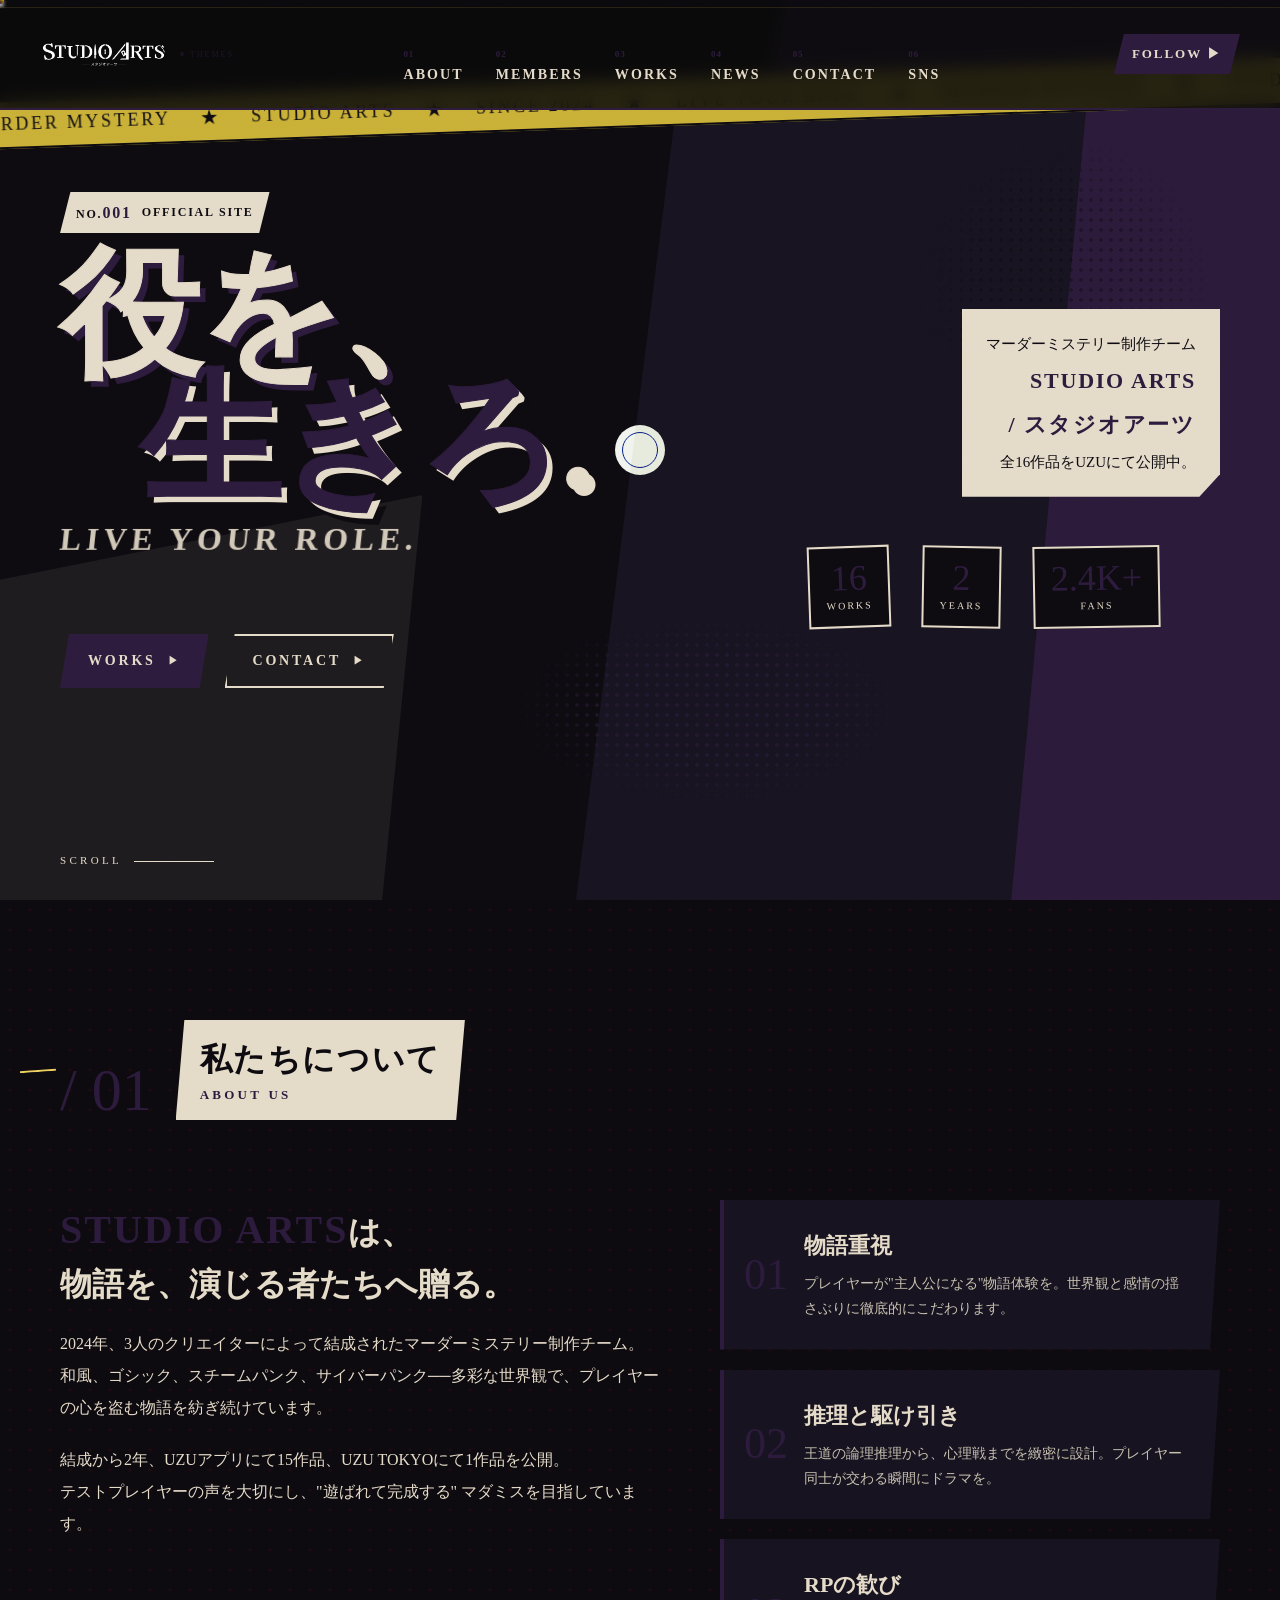
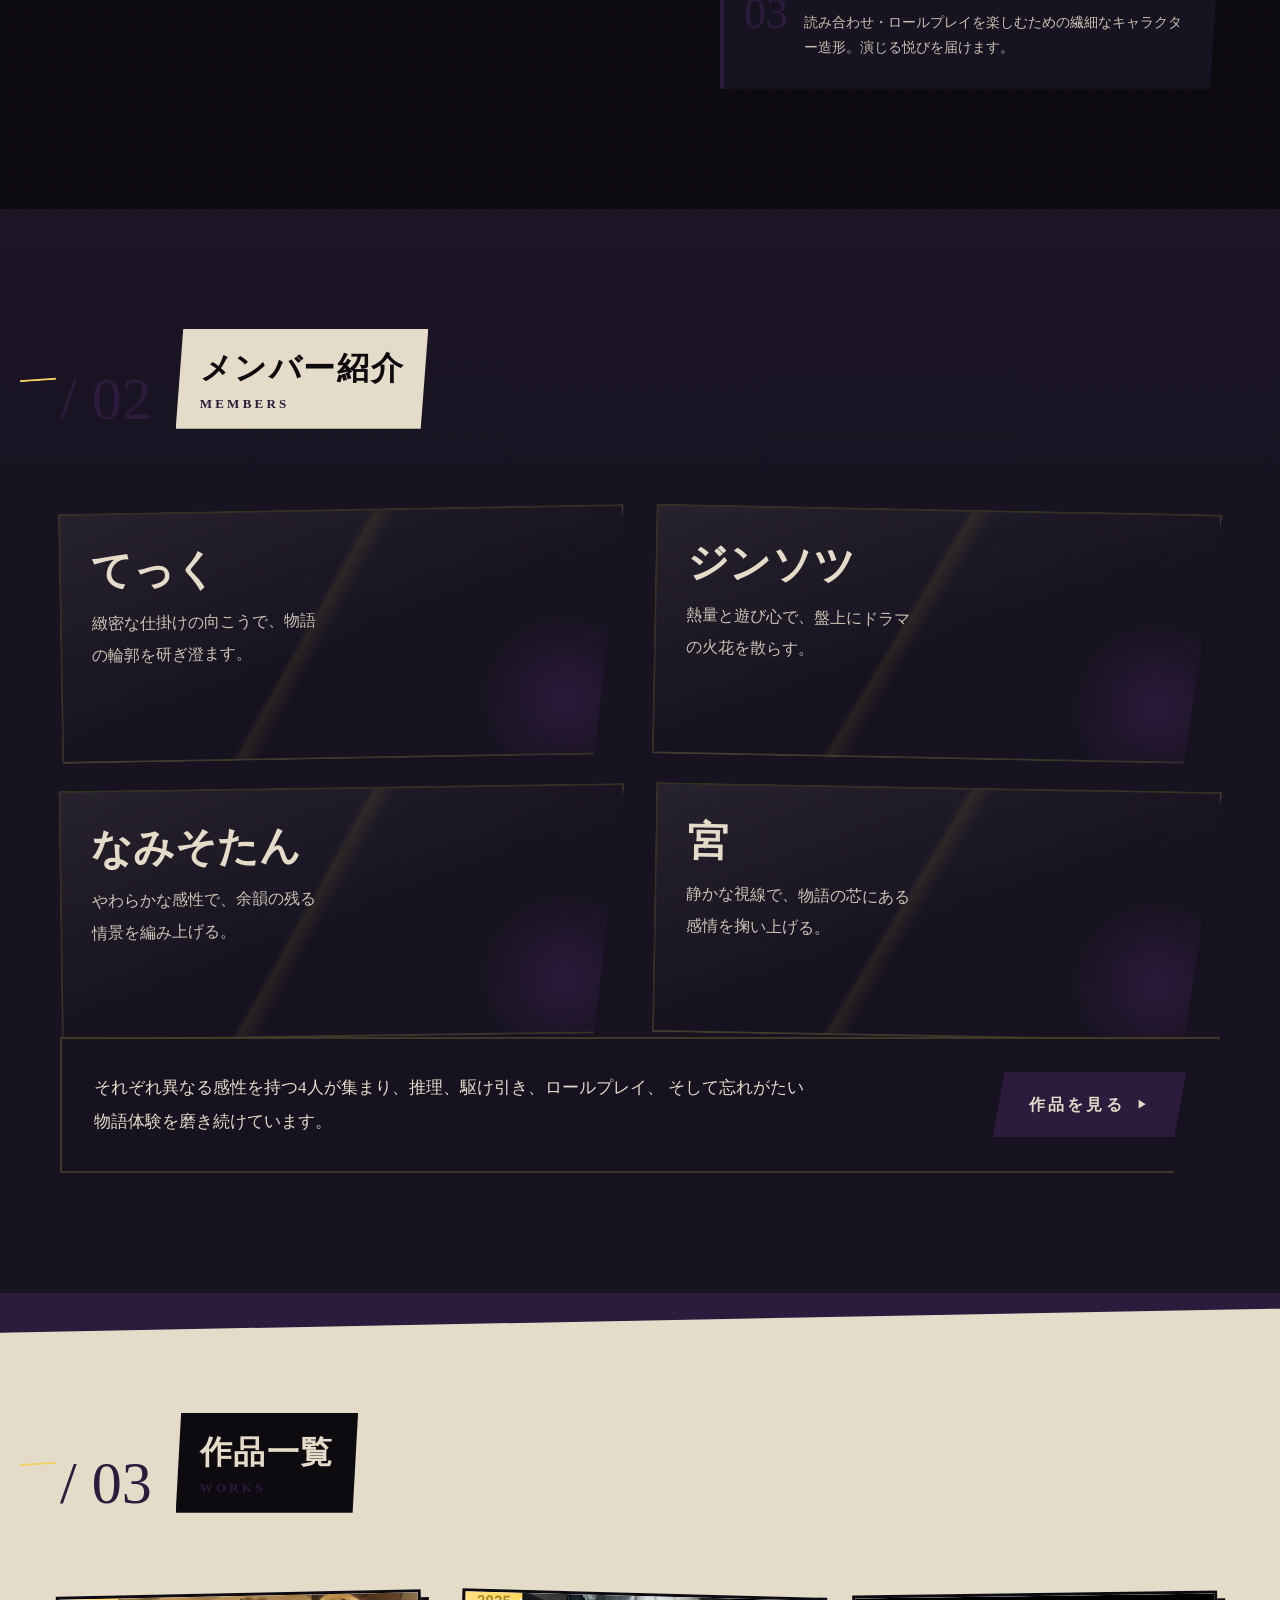
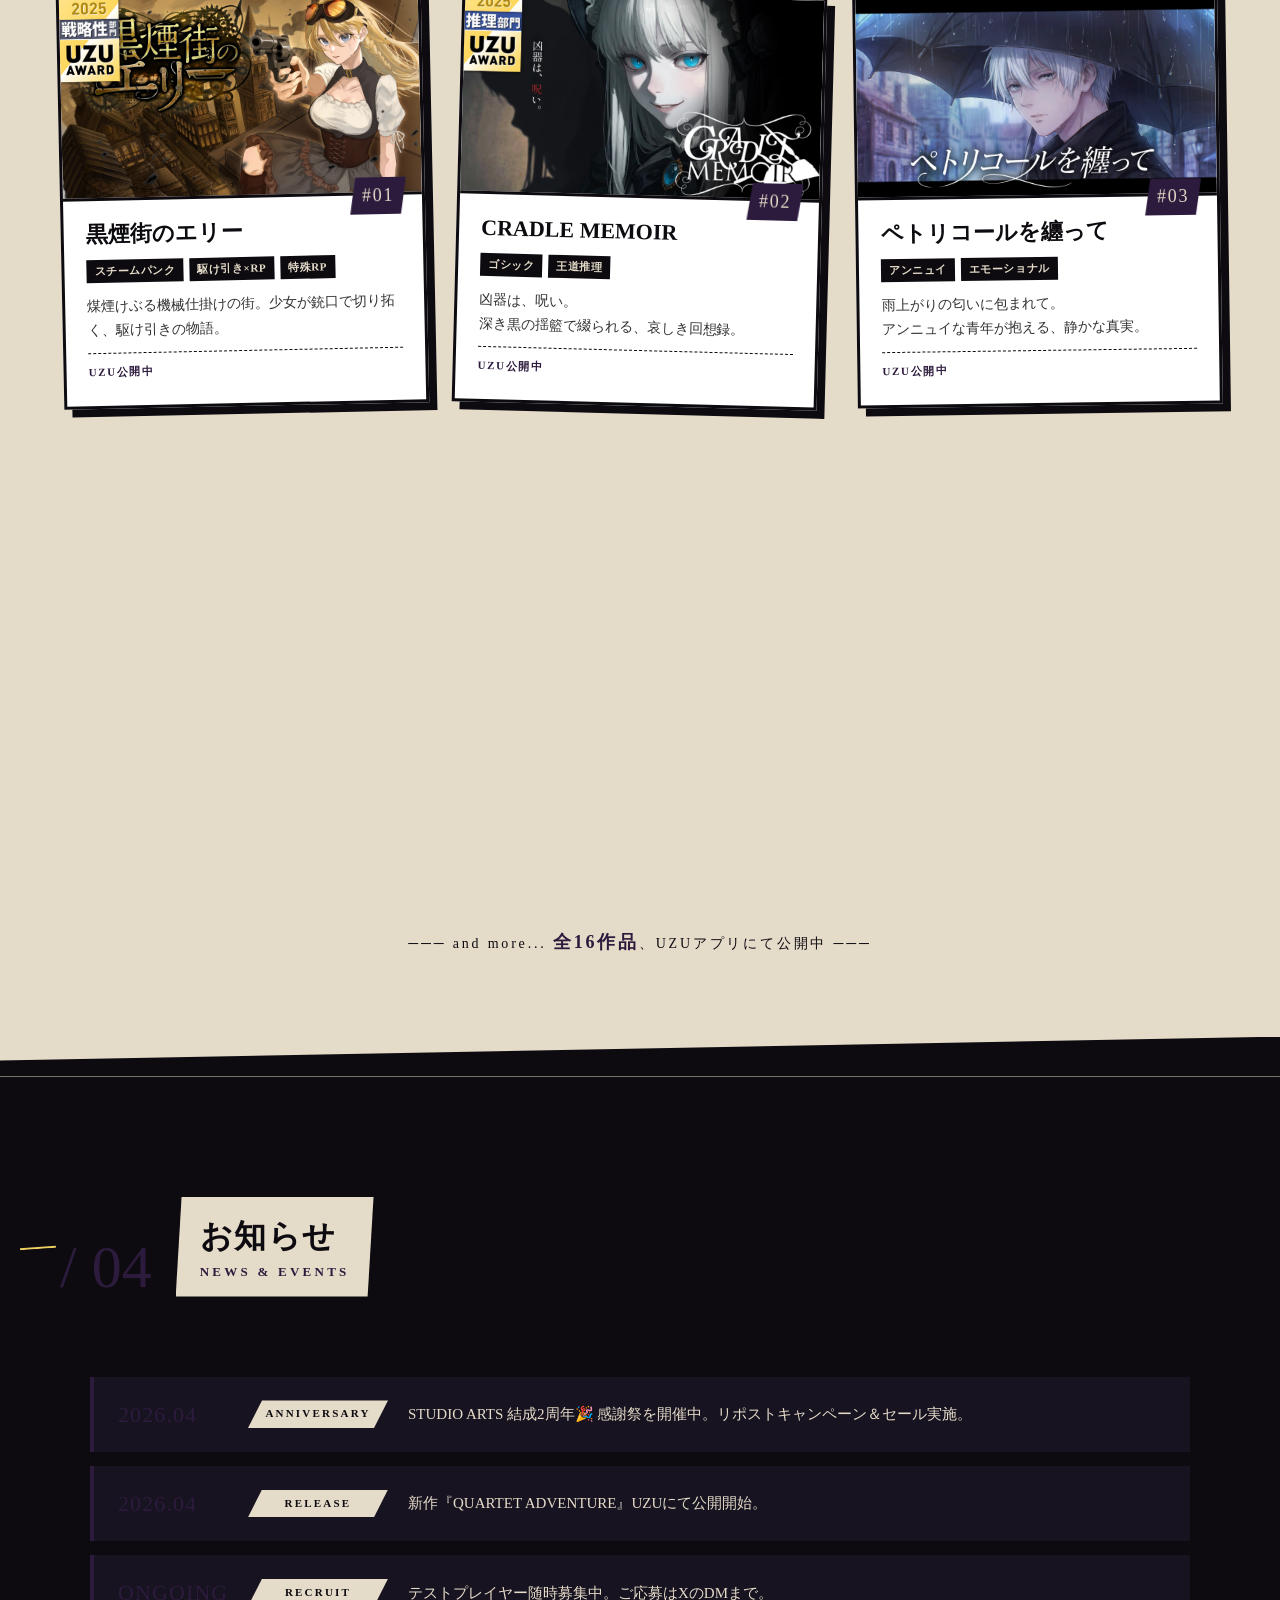
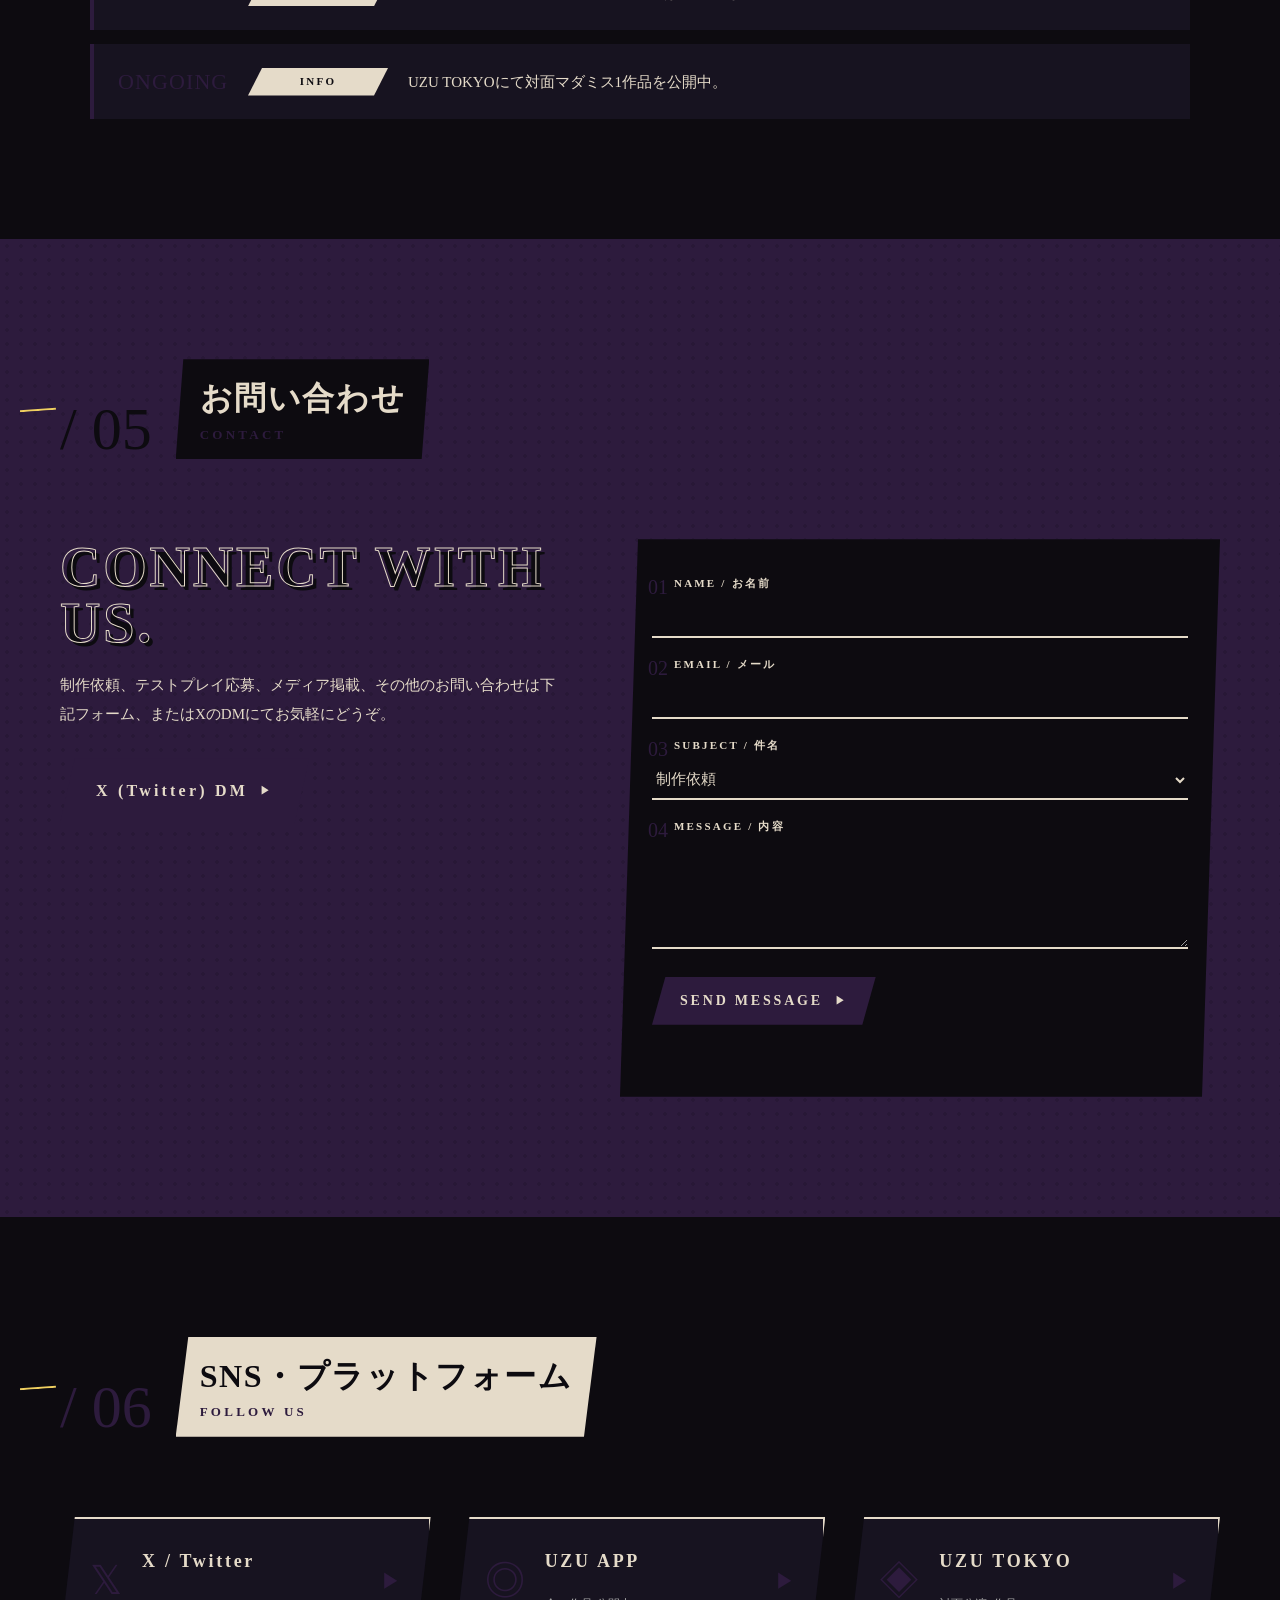
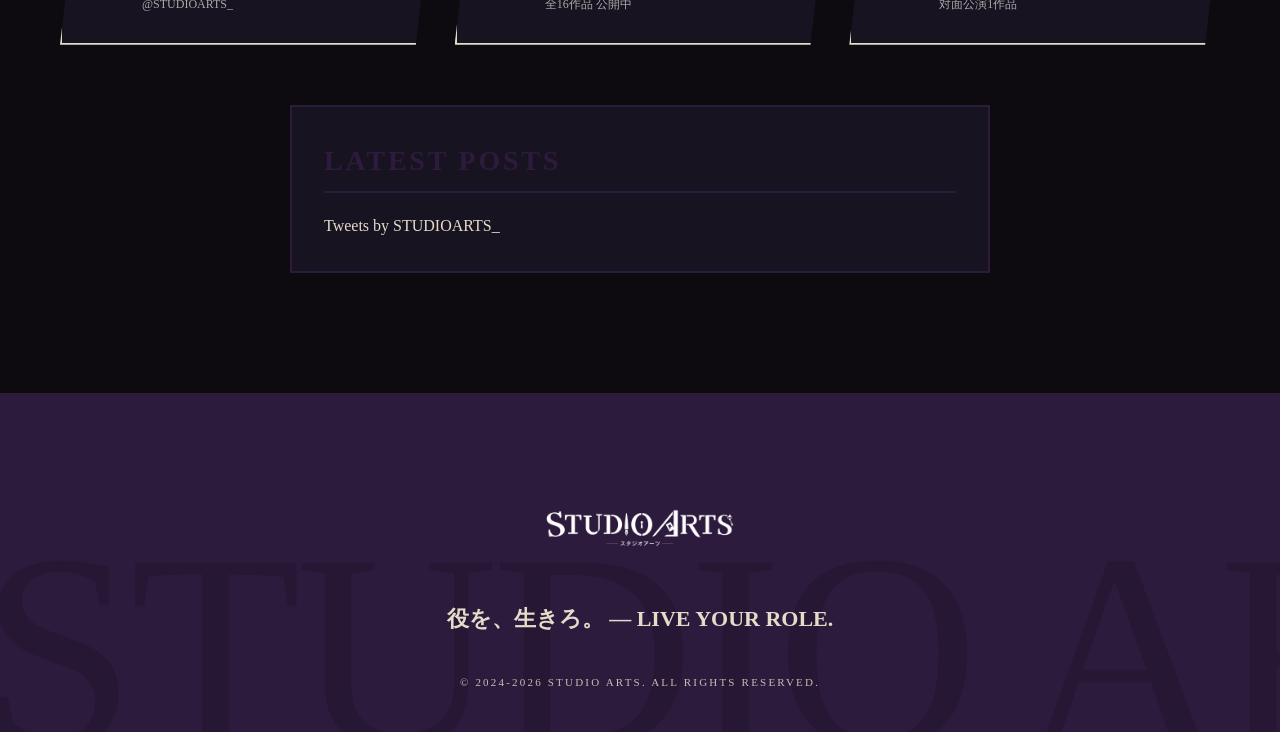
<file: index.html>
<!DOCTYPE html>
<html lang="ja">
<head>
<meta charset="UTF-8">
<meta name="viewport" content="width=device-width, initial-scale=1.0">
<title>STUDIO ARTS｜スタジオアーツ 公式サイト</title>
<meta name="description" content="マーダーミステリー制作チーム『STUDIO ARTS』公式サイト。物語を、奪え。">
<link rel="preconnect" href="https://fonts.googleapis.com">
<link rel="preconnect" href="https://fonts.gstatic.com" crossorigin>
<link href="https://fonts.googleapis.com/css2?family=Bebas+Neue&family=Oswald:wght@500;700&family=Shippori+Mincho+B1:wght@700;800&family=RocknRoll+One&family=Zen+Kaku+Gothic+New:wght@500;700;900&display=swap" rel="stylesheet">
<style>
/* ============================================
   STUDIO ARTS — Persona 5 Inspired Design
   ============================================ */

:root {
  --red: #2D1B3D;
  --red-dark: #1A0F26;
  --red-glow: #4A2D66;
  --black: #0D0B10;
  --black-soft: #171320;
  --gray: #2a2540;
  --off-white: #E5DBC9;
  --white: #ffffff;
  --yellow: #C9B037;
}

/* ============================================
   THEME OVERRIDES
   ============================================ */
body, body * {
  transition: background-color 0.4s ease, color 0.4s ease, border-color 0.4s ease;
}

/* 1. Gothic Violet (default :root) — no override needed */

/* 2. Mahoyaku (deep blue × gold) */
body.theme-mahoyaku {
  --red: #004986; --red-dark: #003060; --red-glow: #0066b3;
  --black: #000000; --black-soft: #07161f; --gray: #1a2838;
  --off-white: #debb54; --yellow: #f5e9b8;
}
/* 3. Persona Crimson */
body.theme-persona {
  --red: #e60012; --red-dark: #a80010; --red-glow: #ff1a2e;
  --black: #0a0a0a; --black-soft: #141414; --gray: #2a2a2a;
  --off-white: #f2ead3; --yellow: #f5d547;
}
/* 4. Emerald Mystery */
body.theme-emerald {
  --red: #0B3D2E; --red-dark: #062419; --red-glow: #17664a;
  --black: #0a0a0a; --black-soft: #101815; --gray: #1c2a23;
  --off-white: #EFE6D2; --yellow: #D4A84B;
}
/* 5. Midnight Noir */
body.theme-noir {
  --red: #0F2A4D; --red-dark: #091a31; --red-glow: #1f4577;
  --black: #0A0A0A; --black-soft: #111827; --gray: #1f2a3d;
  --off-white: #E8E2D0; --yellow: #C9A86A;
}
/* 6. Wafu Mystery */
body.theme-wafu {
  --red: #C8102E; --red-dark: #8a0a1e; --red-glow: #e73d58;
  --black: #1B2631; --black-soft: #111a24; --gray: #2b3a4a;
  --off-white: #F4EFE0; --yellow: #E8C15F;
}
/* 7. Sakura Blood */
body.theme-sakura {
  --red: #8B1A3B; --red-dark: #5e112a; --red-glow: #b53659;
  --black: #1A0E14; --black-soft: #26151c; --gray: #3a2330;
  --off-white: #F5E6DC; --yellow: #F5C6D0;
}
/* 8. Monochrome Assassin (inverted) */
body.theme-mono {
  --red: #B91C1C; --red-dark: #7f1313; --red-glow: #e23a3a;
  --black: #F5F1E8; --black-soft: #ECE4D0; --gray: #bfb6a0;
  --off-white: #1C1C1C; --yellow: #1C1C1C;
}
body.theme-mono { color: #1C1C1C; }
body.theme-mono .noise { mix-blend-mode: multiply; opacity: 0.04; }
/* 9. Cyber Neon */
body.theme-cyber {
  --red: #FF2E8A; --red-dark: #c21868; --red-glow: #ff5faa;
  --black: #050A1F; --black-soft: #0b1432; --gray: #1a2548;
  --off-white: #F4EFE0; --yellow: #00D9E8;
}
/* 10. Blood Moon */
body.theme-bloodmoon {
  --red: #7A0C2E; --red-dark: #4f061c; --red-glow: #b32048;
  --black: #0A0505; --black-soft: #16090a; --gray: #2a1418;
  --off-white: #F5E4D0; --yellow: #E86A1A;
}
/* 11. Abyss Teal */
body.theme-abyss {
  --red: #0D4F5C; --red-dark: #073840; --red-glow: #1b7889;
  --black: #040e12; --black-soft: #0a1a1f; --gray: #16303a;
  --off-white: #E6EEF0; --yellow: #C0C5CE;
}
/* 12. Amethyst Veil */
body.theme-amethyst {
  --red: #5B3A8A; --red-dark: #3f285f; --red-glow: #7d56b3;
  --black: #0F0A1A; --black-soft: #1a1230; --gray: #2d2047;
  --off-white: #F0E6F5; --yellow: #D4C1E8;
}
/* 13. Hemoglobin */
body.theme-hemoglobin {
  --red: #A0152A; --red-dark: #6e0e1c; --red-glow: #d12e46;
  --black: #1a0608; --black-soft: #260a0d; --gray: #3a1418;
  --off-white: #E8EEF4; --yellow: #F5F8FC;
}
/* 14. Onyx Gold */
body.theme-onyx {
  --red: #1a1a1a; --red-dark: #000000; --red-glow: #333333;
  --black: #000000; --black-soft: #0c0c0c; --gray: #1f1f1f;
  --off-white: #F5EBC0; --yellow: #D4AF37;
}
/* 15. Iron Rust */
body.theme-rust {
  --red: #5C3A2E; --red-dark: #3e2419; --red-glow: #80594a;
  --black: #1a120d; --black-soft: #261c16; --gray: #3a2b22;
  --off-white: #EFE0CE; --yellow: #B8763F;
}
/* 16. Forest Witch */
body.theme-forest {
  --red: #1F3A2E; --red-dark: #10241c; --red-glow: #305c4a;
  --black: #0a120d; --black-soft: #121d17; --gray: #1d2f24;
  --off-white: #E8DFCB; --yellow: #D9A96A;
}
/* 17. Paper Noir */
body.theme-paper {
  --red: #5a4a2d; --red-dark: #3d3020; --red-glow: #86734a;
  --black: #2B2419; --black-soft: #1f1a11; --gray: #3a3124;
  --off-white: #F2EBD5; --yellow: #D8B35A;
}
/* 18. Neon Tokyo */
body.theme-tokyo {
  --red: #2B0B4F; --red-dark: #1a0732; --red-glow: #4d1a87;
  --black: #08031a; --black-soft: #120728; --gray: #241141;
  --off-white: #F0E6FF; --yellow: #FF4FA8;
}
/* 19. Ice Lapis */
body.theme-lapis {
  --red: #0A1F3D; --red-dark: #051127; --red-glow: #1a3c70;
  --black: #020814; --black-soft: #071224; --gray: #132439;
  --off-white: #E4F1F6; --yellow: #7FC7D9;
}
/* 20. Midnight Chrome */
body.theme-chrome {
  --red: #1a1d26; --red-dark: #0f1219; --red-glow: #2e3345;
  --black: #0A0A0F; --black-soft: #12141c; --gray: #20242f;
  --off-white: #E8ECF2; --yellow: #C5CDD9;
}
/* 21. Carbon Steel */
body.theme-carbon {
  --red: #1E2126; --red-dark: #14161a; --red-glow: #323842;
  --black: #08090c; --black-soft: #13151a; --gray: #252931;
  --off-white: #E1EBF2; --yellow: #6BB8D6;
}
/* 22. Slate Minimal */
body.theme-slate {
  --red: #2B2F35; --red-dark: #1c2026; --red-glow: #444a54;
  --black: #0d0f12; --black-soft: #171a1f; --gray: #2a2e35;
  --off-white: #EFE9DE; --yellow: #B8936A;
}
/* 23. Arctic Sapphire */
body.theme-arctic {
  --red: #0C1B2E; --red-dark: #061122; --red-glow: #1e3656;
  --black: #020611; --black-soft: #0a111f; --gray: #14243c;
  --off-white: #EAF2FB; --yellow: #4A90C0;
}
/* 24. Platinum Obsidian */
body.theme-platinum {
  --red: #0E0E10; --red-dark: #050506; --red-glow: #1f1f22;
  --black: #050505; --black-soft: #0c0c0c; --gray: #1a1a1c;
  --off-white: #F1F3F6; --yellow: #BEC2C9;
}

/* ============================================
   THEME PANEL
   ============================================ */
.nav-logo { cursor: pointer; user-select: none; }
.nav-logo::after {
  content: "◉ THEMES";
  display: block;
  font-family: var(--font-en);
  font-size: 8px;
  letter-spacing: 0.25em;
  color: var(--red);
  opacity: 0.6;
  margin-top: 2px;
  transition: opacity 0.3s;
}
.nav-logo:hover::after { opacity: 1; }

.theme-backdrop {
  position: fixed;
  inset: 0;
  background: rgba(0,0,0,0.75);
  backdrop-filter: blur(6px);
  z-index: 1000;
  opacity: 0;
  pointer-events: none;
  transition: opacity 0.3s ease;
}
.theme-backdrop.open { opacity: 1; pointer-events: auto; }

.theme-panel {
  position: fixed;
  top: 50%;
  left: 50%;
  transform: translate(-50%, -50%) scale(0.9);
  z-index: 1001;
  width: min(920px, 92vw);
  max-height: 88vh;
  overflow-y: auto;
  background: var(--black);
  border: 2px solid var(--red);
  box-shadow: 0 0 60px rgba(0,0,0,0.8);
  padding: 40px 40px 32px;
  opacity: 0;
  pointer-events: none;
  transition: opacity 0.3s ease, transform 0.3s ease;
  clip-path: polygon(2% 0, 100% 0, 98% 100%, 0 100%);
}
.theme-backdrop.open + .theme-panel,
.theme-panel.open {
  opacity: 1;
  pointer-events: auto;
  transform: translate(-50%, -50%) scale(1);
}

.theme-panel-header {
  display: flex;
  justify-content: space-between;
  align-items: baseline;
  margin-bottom: 24px;
  padding-bottom: 14px;
  border-bottom: 2px solid var(--red);
}
.theme-panel-title {
  font-family: var(--font-display);
  font-size: 32px;
  letter-spacing: 0.15em;
  color: var(--off-white);
}
.theme-panel-title span { color: var(--red); }
.theme-panel-close {
  background: transparent;
  border: 1px solid var(--off-white);
  color: var(--off-white);
  width: 36px; height: 36px;
  font-size: 18px;
  cursor: pointer;
  font-family: var(--font-display);
  transition: background 0.2s, color 0.2s;
}
.theme-panel-close:hover {
  background: var(--red);
  border-color: var(--red);
  color: var(--off-white);
}

.theme-grid {
  display: flex;
  flex-direction: column;
  gap: 24px;
}
.theme-group {
  display: flex;
  flex-direction: column;
  gap: 10px;
}
.theme-group-head {
  display: flex;
  align-items: center;
  gap: 10px;
  padding-bottom: 6px;
  border-bottom: 1px solid rgba(201, 176, 55, 0.25);
}
.theme-group-icon {
  font-size: 18px;
  line-height: 1;
}
.theme-group-title {
  font-family: var(--font-en);
  font-size: 12px;
  letter-spacing: 0.25em;
  color: var(--yellow);
  font-weight: 700;
}
.theme-group-sub {
  font-family: var(--font-gothic);
  font-size: 11px;
  color: rgba(229,219,201,0.5);
  margin-left: auto;
}
.theme-group-body {
  display: grid;
  grid-template-columns: repeat(auto-fill, minmax(220px, 1fr));
  gap: 12px;
}

.theme-card {
  display: flex;
  flex-direction: column;
  gap: 8px;
  padding: 14px;
  background: var(--black-soft);
  border: 2px solid transparent;
  cursor: pointer;
  font-family: inherit;
  color: var(--off-white);
  text-align: left;
  transition: border-color 0.2s, transform 0.2s;
  position: relative;
}
.theme-card:hover {
  border-color: var(--red);
  transform: translateY(-3px);
}
.theme-card.active {
  border-color: var(--yellow);
  box-shadow: 0 0 18px rgba(255,255,255,0.15);
}
.theme-card.active::before {
  content: "✓";
  position: absolute;
  top: 6px; right: 10px;
  font-family: var(--font-display);
  font-size: 18px;
  color: var(--yellow);
}

.theme-card-swatches {
  display: flex;
  height: 36px;
  border: 1px solid rgba(255,255,255,0.1);
}
.theme-card-swatches span { flex: 1; }

.theme-card-name {
  font-family: var(--font-jp);
  font-weight: 800;
  font-size: 15px;
  color: var(--off-white);
  letter-spacing: 0.05em;
}
.theme-card-desc {
  font-family: var(--font-gothic);
  font-size: 11px;
  color: #aaa;
  letter-spacing: 0.05em;
}

.theme-toast {
  position: fixed;
  bottom: 40px;
  left: 50%;
  transform: translateX(-50%) translateY(30px);
  z-index: 1100;
  padding: 12px 24px;
  background: var(--red);
  color: var(--off-white);
  font-family: var(--font-en);
  font-size: 13px;
  letter-spacing: 0.2em;
  opacity: 0;
  transition: opacity 0.3s, transform 0.3s;
  clip-path: polygon(4% 0, 100% 0, 96% 100%, 0 100%);
}
.theme-toast.show {
  opacity: 1;
  transform: translateX(-50%) translateY(0);

  --font-jp: "Shippori Mincho B1", "Zen Kaku Gothic New", serif;
  --font-gothic: "Zen Kaku Gothic New", sans-serif;
  --font-en: "Oswald", sans-serif;
  --font-display: "Bebas Neue", sans-serif;
}

* { margin: 0; padding: 0; box-sizing: border-box; }

html { scroll-behavior: smooth; }

body {
  background: var(--black);
  color: var(--off-white);
  font-family: var(--font-jp);
  overflow-x: hidden;
  line-height: 1.6;
  font-feature-settings: "palt";
}

a { color: inherit; text-decoration: none; }
ul, ol { list-style: none; }

/* ============================================
   NOISE OVERLAY
   ============================================ */
.noise {
  position: fixed;
  inset: 0;
  pointer-events: none;
  z-index: 9999;
  opacity: 0.06;
  background-image: url("data:image/svg+xml;utf8,<svg xmlns='http://www.w3.org/2000/svg' width='200' height='200'><filter id='n'><feTurbulence type='fractalNoise' baseFrequency='0.9' numOctaves='3' stitchTiles='stitch'/></filter><rect width='100%25' height='100%25' filter='url(%23n)'/></svg>");
  mix-blend-mode: overlay;
}

/* ============================================
   NAV
   ============================================ */
.nav {
  position: fixed;
  top: 0; left: 0; right: 0;
  z-index: 100;
  display: flex;
  align-items: center;
  justify-content: space-between;
  padding: 18px 40px;
  background: rgba(10,10,10,0.85);
  backdrop-filter: blur(8px);
  border-bottom: 2px solid var(--red);
}

.nav-logo {
  display: flex;
  align-items: center;
  gap: 12px;
}

/* Image logo — invert black→white + screen to drop white bg */
.logo-img {
  height: 72px;
  width: auto;
  display: block;
  filter: invert(1);
  mix-blend-mode: screen;
  transition: filter 0.3s, transform 0.3s;
}
.nav-logo:hover .logo-img {
  filter: invert(1) drop-shadow(0 0 6px rgba(201,176,55,0.7));
  transform: scale(1.03);
}
.footer-logo .logo-img { height: 110px; }
.loader-logo-img {
  height: clamp(120px, 20vw, 240px);
  width: auto;
  display: block;
  mix-blend-mode: screen;
  filter: invert(1) drop-shadow(6px 6px 0 rgba(45,27,61,0.6));
}
@media (max-width: 768px) {
  .logo-img { height: 54px; }
  .footer-logo .logo-img { height: 80px; }
}

/* Legacy text logo — kept hidden (can be restored if needed) */
.logo-mark, .logo-sub { display: none; }

.nav-list {
  display: flex;
  gap: 28px;
}

.nav-list a {
  position: relative;
  font-family: var(--font-en);
  font-size: 14px;
  font-weight: 700;
  letter-spacing: 0.15em;
  padding: 8px 4px;
  transition: color 0.2s;
}
.nav-list a::before {
  content: attr(data-num);
  display: block;
  font-size: 9px;
  color: var(--red);
  letter-spacing: 0.1em;
}
.nav-list a::after {
  content: "";
  position: absolute;
  left: 0; bottom: 0;
  width: 0;
  height: 2px;
  background: var(--red);
  transition: width 0.3s;
}
.nav-list a:hover::after { width: 100%; }

.nav-cta {
  font-family: var(--font-en);
  font-size: 13px;
  font-weight: 700;
  letter-spacing: 0.15em;
  padding: 10px 18px;
  background: var(--red);
  color: var(--off-white);
  clip-path: polygon(8% 0, 100% 0, 92% 100%, 0 100%);
  transition: transform 0.2s;
}
.nav-cta:hover { transform: translateX(4px); }

/* ============================================
   HERO
   ============================================ */
.hero {
  position: relative;
  min-height: 100vh;
  display: flex;
  align-items: center;
  padding: 120px 60px 80px;
  overflow: hidden;
  background: var(--black);
}

.hero-bg-shapes { position: absolute; inset: 0; z-index: 0; }

.shape {
  position: absolute;
  background: var(--red);
}
.shape-1 {
  top: -10%; right: -5%;
  width: 60%; height: 120%;
  clip-path: polygon(30% 0, 100% 0, 100% 100%, 0% 100%);
  opacity: 0.95;
}
.shape-2 {
  top: 10%; right: 15%;
  width: 40%; height: 90%;
  background: var(--black-soft);
  clip-path: polygon(20% 0, 100% 0, 85% 100%, 0% 100%);
}
.shape-3 {
  bottom: -5%; left: -2%;
  width: 35%; height: 50%;
  background: var(--off-white);
  clip-path: polygon(0 20%, 100% 0, 90% 100%, 0% 100%);
  opacity: 0.08;
}

.halftone {
  position: absolute;
  background-image: radial-gradient(circle, var(--black) 1.5px, transparent 2px);
  background-size: 10px 10px;
  opacity: 0.4;
}
.halftone-1 {
  top: 15%; right: 5%;
  width: 300px; height: 300px;
  mask-image: radial-gradient(circle, black 40%, transparent 70%);
}
.halftone-2 {
  bottom: 10%; left: 40%;
  width: 400px; height: 200px;
  background-image: radial-gradient(circle, var(--red) 1.5px, transparent 2px);
  mask-image: radial-gradient(ellipse, black 40%, transparent 70%);
  opacity: 0.6;
}

.hero-stripe {
  position: absolute;
  top: 78px;
  left: -5%;
  width: 110%;
  background: var(--yellow);
  color: var(--black);
  font-family: var(--font-display);
  font-size: 18px;
  letter-spacing: 0.15em;
  padding: 8px 0;
  transform: rotate(-2deg);
  overflow: hidden;
  border-top: 2px solid var(--black);
  border-bottom: 2px solid var(--black);
  z-index: 2;
}
.hero-stripe-track {
  display: inline-flex;
  gap: 30px;
  white-space: nowrap;
  padding-left: 30px;
  animation: marquee 18s linear infinite;
  will-change: transform;
}
.hero-stripe-track span { flex-shrink: 0; }
@keyframes marquee {
  from { transform: translateX(0); }
  to   { transform: translateX(-50%); }
}

.hero-inner {
  position: relative;
  z-index: 3;
  max-width: 1400px;
  width: 100%;
  margin: 0 auto;
  display: grid;
  grid-template-columns: 1fr auto;
  gap: 40px;
  align-items: end;
}

.hero-badge {
  position: absolute;
  top: -60px;
  left: 0;
  display: inline-flex;
  align-items: center;
  gap: 10px;
  background: var(--off-white);
  color: var(--black);
  padding: 8px 16px;
  font-family: var(--font-en);
  font-weight: 700;
  font-size: 12px;
  letter-spacing: 0.15em;
  transform: rotate(-3deg);
  clip-path: polygon(5% 0, 100% 0, 95% 100%, 0 100%);
}
.badge-no strong { color: var(--red); font-size: 16px; }

.hero-title {
  grid-column: 1;
  font-family: var(--font-jp);
  font-weight: 800;
  line-height: 0.9;
  color: var(--off-white);
}
.title-line {
  display: block;
  font-size: clamp(60px, 11vw, 180px);
  letter-spacing: -0.02em;
  text-shadow:
    6px 6px 0 var(--red),
    12px 12px 0 var(--black);
  -webkit-text-stroke: 1px var(--off-white);
}
.line-1 { transform: skew(-4deg, 0); }
.line-2 {
  margin-left: 80px;
  color: var(--red);
  text-shadow:
    6px 6px 0 var(--off-white),
    12px 12px 0 var(--black);
  -webkit-text-stroke: 1px var(--red);
}
.line-2 em {
  color: var(--off-white);
  font-style: normal;
  -webkit-text-stroke: 1px var(--off-white);
}
.title-en {
  display: block;
  margin-top: 20px;
  font-family: var(--font-display);
  font-size: clamp(20px, 2.5vw, 38px);
  letter-spacing: 0.15em;
  color: var(--off-white);
  opacity: 0.9;
  transform: skew(-6deg);
}

.page-hero {
  position: relative;
  min-height: 78vh;
  display: flex;
  align-items: flex-end;
  padding: 140px 60px 80px;
  overflow: hidden;
  background: var(--black);
}

.page-hero-inner {
  position: relative;
  z-index: 3;
  width: min(1320px, 100%);
  margin: 0 auto;
}

.page-hero-copy {
  max-width: 860px;
}

.page-kicker {
  margin-bottom: 20px;
  font-family: var(--font-en);
  font-size: 14px;
  letter-spacing: 0.3em;
  color: var(--yellow);
}

.page-title {
  font-family: var(--font-jp);
  font-weight: 800;
  line-height: 0.92;
}

.page-lead {
  margin-top: 28px;
  max-width: 640px;
  font-size: 18px;
  line-height: 2;
  color: rgba(229, 219, 201, 0.92);
}

.hero-lead {
  grid-column: 2;
  font-size: 15px;
  line-height: 2;
  text-align: right;
  background: var(--off-white);
  color: var(--black);
  padding: 20px 24px;
  clip-path: polygon(0 0, 100% 0, 100% 88%, 92% 100%, 0 100%);
  max-width: 340px;
  transform: rotate(1deg);
  align-self: center;
}
.hero-lead strong {
  font-family: var(--font-display);
  font-size: 22px;
  color: var(--red);
  letter-spacing: 0.08em;
}

.hero-cta {
  grid-column: 1 / -1;
  display: flex;
  gap: 16px;
  margin-top: 40px;
}

.btn {
  display: inline-flex;
  align-items: center;
  gap: 12px;
  padding: 16px 28px;
  font-family: var(--font-en);
  font-weight: 700;
  font-size: 14px;
  letter-spacing: 0.2em;
  clip-path: polygon(6% 0, 100% 0, 94% 100%, 0 100%);
  transition: transform 0.2s, box-shadow 0.2s;
  cursor: pointer;
  border: none;
}
.btn-primary {
  background: var(--red);
  color: var(--off-white);
}
.btn-primary:hover {
  transform: translate(3px, -3px);
  box-shadow: -4px 4px 0 var(--off-white);
}
.btn-ghost {
  background: transparent;
  color: var(--off-white);
  outline: 2px solid var(--off-white);
  outline-offset: -2px;
}
.btn-ghost:hover {
  background: var(--off-white);
  color: var(--black);
  transform: translate(3px, -3px);
}
.btn-large { padding: 20px 36px; font-size: 16px; }
.btn-arrow { font-size: 10px; }

.hero-meta {
  position: absolute;
  bottom: 60px;
  right: 60px;
  display: flex;
  gap: 32px;
  z-index: 4;
}
.meta-item {
  display: flex;
  flex-direction: column;
  align-items: center;
  padding: 12px 16px;
  background: var(--black);
  border: 2px solid var(--off-white);
  transform: rotate(-2deg);
}
.meta-item:nth-child(2) { transform: rotate(1deg); }
.meta-item:nth-child(3) { transform: rotate(-1deg); }
.meta-num {
  font-family: var(--font-display);
  font-size: 36px;
  color: var(--red);
  line-height: 1;
}
.meta-label {
  font-family: var(--font-en);
  font-size: 10px;
  letter-spacing: 0.2em;
  color: var(--off-white);
  margin-top: 2px;
}

.hero-scroll {
  position: absolute;
  bottom: 30px;
  left: 60px;
  display: flex;
  align-items: center;
  gap: 12px;
  font-family: var(--font-en);
  font-size: 11px;
  letter-spacing: 0.3em;
  color: var(--off-white);
  z-index: 4;
}
.scroll-line {
  width: 80px;
  height: 1px;
  background: var(--off-white);
  position: relative;
  overflow: hidden;
}
.scroll-line::after {
  content: "";
  position: absolute;
  left: -30%;
  width: 30%;
  height: 100%;
  background: var(--red);
  animation: scroll-dash 2s linear infinite;
}
@keyframes scroll-dash {
  to { left: 100%; }
}

/* ============================================
   SECTION (shared)
   ============================================ */
.section {
  position: relative;
  padding: 120px 60px;
  overflow: hidden;
}

.section-head {
  position: relative;
  display: flex;
  align-items: flex-end;
  gap: 24px;
  margin-bottom: 80px;
  max-width: 1400px;
  margin-left: auto;
  margin-right: auto;
}

.section-no {
  font-family: var(--font-display);
  font-size: 60px;
  color: var(--red);
  line-height: 1;
  transform: skew(-6deg);
}

.section-title {
  position: relative;
  display: inline-flex;
  flex-direction: column;
  padding: 14px 24px;
  background: var(--off-white);
  color: var(--black);
  clip-path: polygon(3% 0, 100% 0, 97% 100%, 0 100%);
}
.section-title .jp {
  font-family: var(--font-jp);
  font-weight: 800;
  font-size: 32px;
  letter-spacing: 0.05em;
}
.section-title .en {
  font-family: var(--font-en);
  font-weight: 700;
  font-size: 13px;
  letter-spacing: 0.25em;
  color: var(--red);
}

/* ============================================
   ABOUT
   ============================================ */
.about {
  background: var(--black);
}
.about::before {
  content: "";
  position: absolute;
  inset: 0;
  background-image: radial-gradient(circle, rgba(230,0,18,0.08) 1px, transparent 2px);
  background-size: 20px 20px;
  pointer-events: none;
}

.about-grid {
  position: relative;
  display: grid;
  grid-template-columns: 1.2fr 1fr;
  gap: 60px;
  max-width: 1400px;
  margin: 0 auto;
  align-items: start;
}

.about-text { font-size: 16px; line-height: 2; }
.about-lead {
  font-family: var(--font-jp);
  font-weight: 800;
  font-size: 32px;
  line-height: 1.5;
  color: var(--off-white);
  margin-bottom: 30px;
}
.about-lead strong {
  color: var(--red);
  font-size: 40px;
  letter-spacing: 0.05em;
}
.about-text p { margin-bottom: 20px; }

.about-cards {
  display: flex;
  flex-direction: column;
  gap: 20px;
}

.pillar-card {
  position: relative;
  padding: 28px 28px 28px 80px;
  background: var(--black-soft);
  border-left: 4px solid var(--red);
  clip-path: polygon(0 0, 100% 0, 98% 100%, 0 100%);
  transition: transform 0.3s;
}
.pillar-card:hover {
  transform: translateX(6px);
}
.pillar-card:nth-child(2) { transform: translateX(20px); }
.pillar-card:nth-child(3) { transform: translateX(40px); }
.pillar-card:nth-child(2):hover { transform: translateX(26px); }
.pillar-card:nth-child(3):hover { transform: translateX(46px); }

.pillar-no {
  position: absolute;
  top: 50%;
  left: 20px;
  transform: translateY(-50%);
  font-family: var(--font-display);
  font-size: 44px;
  color: var(--red);
  line-height: 1;
}
.pillar-card h3 {
  font-family: var(--font-jp);
  font-weight: 800;
  font-size: 22px;
  color: var(--off-white);
  margin-bottom: 8px;
}
.pillar-card p {
  font-size: 14px;
  line-height: 1.8;
  color: #c8c2b0;
}

/* ============================================
   WORKS
   ============================================ */
.works {
  background: var(--off-white);
  color: var(--black);
}
.works::before {
  content: "";
  position: absolute;
  top: 0; left: 0; right: 0;
  height: 40px;
  background: var(--red);
  clip-path: polygon(0 0, 100% 0, 100% 40%, 0 100%);
}
.works::after {
  content: "";
  position: absolute;
  bottom: 0; left: 0; right: 0;
  height: 40px;
  background: var(--black);
  clip-path: polygon(0 60%, 100% 0, 100% 100%, 0 100%);
}

.works .section-title {
  background: var(--black);
  color: var(--off-white);
}
.works .section-title .en { color: var(--red); }

.works-grid {
  max-width: 1400px;
  margin: 0 auto;
  display: grid;
  grid-template-columns: repeat(3, 1fr);
  gap: 32px;
}

.work-card {
  position: relative;
  background: var(--white);
  border: 3px solid var(--black);
  transform: rotate(var(--rot, 0deg));
  transition: transform 0.3s, box-shadow 0.3s;
  box-shadow: 8px 8px 0 var(--black);
  overflow: hidden;
}
.work-card:hover {
  transform: rotate(0) translate(-4px, -4px);
  box-shadow: 14px 14px 0 var(--red);
}

.work-img {
  aspect-ratio: 16/9;
  background-size: cover;
  background-position: center;
  position: relative;
  border-bottom: 3px solid var(--black);
}
.work-img::after {
  content: "";
  position: absolute;
  inset: 0;
  background: linear-gradient(180deg, transparent 60%, rgba(0,0,0,0.5));
  opacity: 0;
  transition: opacity 0.3s;
}
.work-card:hover .work-img::after { opacity: 1; }

.work-img-placeholder {
  background: var(--black);
  display: flex;
  align-items: center;
  justify-content: center;
}
.placeholder-text {
  font-family: var(--font-display);
  font-size: 40px;
  color: var(--red);
  text-align: center;
  letter-spacing: 0.05em;
  line-height: 1;
  transform: skew(-6deg);
}

.work-info {
  padding: 20px 22px 24px;
  position: relative;
}
.work-no {
  position: absolute;
  top: -18px;
  right: 16px;
  background: var(--red);
  color: var(--off-white);
  font-family: var(--font-display);
  font-size: 18px;
  letter-spacing: 0.1em;
  padding: 4px 12px;
  clip-path: polygon(10% 0, 100% 0, 90% 100%, 0 100%);
}
.work-info h3 {
  font-family: var(--font-jp);
  font-weight: 800;
  font-size: 22px;
  color: var(--black);
  margin-bottom: 10px;
  line-height: 1.3;
}
.work-info h3 .sub { font-size: 14px; display: block; color: var(--red); font-weight: 700; }

.work-tags {
  display: flex;
  flex-wrap: wrap;
  gap: 6px;
  margin-bottom: 12px;
}
.work-tags span {
  font-family: var(--font-gothic);
  font-size: 11px;
  font-weight: 700;
  padding: 3px 8px;
  background: var(--black);
  color: var(--off-white);
  letter-spacing: 0.05em;
}

.work-desc {
  font-size: 14px;
  line-height: 1.7;
  color: #333;
  margin-bottom: 10px;
}

.work-meta {
  font-family: var(--font-en);
  font-size: 11px;
  letter-spacing: 0.15em;
  color: var(--red);
  font-weight: 700;
  border-top: 1px dashed var(--black);
  padding-top: 10px;
}

.works-more {
  text-align: center;
  margin-top: 60px;
  font-family: var(--font-en);
  font-size: 14px;
  letter-spacing: 0.2em;
  color: var(--black);
  max-width: 1400px;
  margin-left: auto;
  margin-right: auto;
}
.works-more strong { color: var(--red); font-size: 18px; }

/* ============================================
   MEMBERS PAGE
   ============================================ */
.members-page .page-hero::after {
  content: "";
  position: absolute;
  right: 5%;
  bottom: 12%;
  width: 340px;
  height: 340px;
  border: 2px solid rgba(201, 176, 55, 0.4);
  transform: rotate(12deg);
  clip-path: polygon(20% 0, 100% 0, 80% 100%, 0 100%);
  opacity: 0.4;
}

.members-section {
  position: relative;
  background:
    linear-gradient(180deg, rgba(45, 27, 61, 0.18) 0%, transparent 38%),
    var(--black-soft);
}

.members-grid {
  display: grid;
  grid-template-columns: repeat(2, minmax(0, 1fr));
  gap: 28px;
}

.member-card {
  position: relative;
  min-height: 250px;
  padding: 34px 30px 28px;
  background:
    linear-gradient(160deg, rgba(229, 219, 201, 0.08), transparent 55%),
    linear-gradient(145deg, var(--black-soft), rgba(23, 19, 32, 0.92));
  border: 2px solid rgba(201, 176, 55, 0.18);
  clip-path: polygon(0 0, 100% 0, 94% 100%, 0 100%);
  box-shadow: 12px 12px 0 rgba(0, 0, 0, 0.28);
  overflow: hidden;
}

.member-card::before {
  content: "";
  position: absolute;
  inset: 0;
  background:
    linear-gradient(120deg, transparent 0%, transparent 44%, rgba(201, 176, 55, 0.1) 45%, transparent 48%);
  pointer-events: none;
}

.member-card::after {
  content: "";
  position: absolute;
  right: -30px;
  bottom: -36px;
  width: 180px;
  height: 180px;
  background: radial-gradient(circle, rgba(45, 27, 61, 0.9) 0%, rgba(45, 27, 61, 0) 70%);
  pointer-events: none;
}

.member-no { display: none; }
.member-no--keep-unused {
  display: inline-block;
  margin-bottom: 18px;
  font-family: var(--font-display);
  font-size: 58px;
  line-height: 1;
  color: rgba(201, 176, 55, 0.36);
}

.member-card h3 {
  position: relative;
  z-index: 1;
  margin-bottom: 14px;
  font-size: clamp(28px, 3.2vw, 44px);
  line-height: 1.1;
  color: var(--off-white);
}

.member-card p {
  position: relative;
  z-index: 1;
  max-width: 28ch;
  font-size: 16px;
  line-height: 2;
  color: rgba(229, 219, 201, 0.88);
}

.members-note {
  background: linear-gradient(180deg, var(--black-soft) 0%, var(--black) 100%);
}

.members-note-panel {
  display: flex;
  align-items: center;
  justify-content: space-between;
  gap: 32px;
  padding: 32px;
  border: 2px solid rgba(201, 176, 55, 0.24);
  background: rgba(23, 19, 32, 0.9);
  clip-path: polygon(0 0, 100% 0, 96% 100%, 0 100%);
}

.members-note-panel p {
  max-width: 720px;
  font-size: 17px;
  line-height: 2;
}

/* ============================================
   NEWS
   ============================================ */
.news { background: var(--black); }

.news-list {
  max-width: 1100px;
  margin: 0 auto;
  display: flex;
  flex-direction: column;
  gap: 14px;
}
.news-item {
  display: grid;
  grid-template-columns: 110px 140px 1fr;
  gap: 20px;
  align-items: center;
  padding: 20px 24px;
  background: var(--black-soft);
  border-left: 4px solid var(--red);
  transition: transform 0.2s, background 0.2s;
}
.news-item:hover {
  transform: translateX(6px);
  background: #1e1e1e;
}
.news-date {
  font-family: var(--font-display);
  font-size: 22px;
  color: var(--red);
  letter-spacing: 0.05em;
}
.news-cat {
  font-family: var(--font-en);
  font-size: 11px;
  font-weight: 700;
  letter-spacing: 0.2em;
  background: var(--off-white);
  color: var(--black);
  padding: 5px 10px;
  text-align: center;
  clip-path: polygon(10% 0, 100% 0, 90% 100%, 0 100%);
}
.news-title {
  font-size: 15px;
  line-height: 1.6;
  color: var(--off-white);
}

/* ============================================
   CONTACT
   ============================================ */
.contact {
  background: var(--red);
  color: var(--off-white);
  position: relative;
}
.contact::before {
  content: "";
  position: absolute;
  inset: 0;
  background-image: radial-gradient(circle, rgba(0,0,0,0.12) 1.5px, transparent 2px);
  background-size: 14px 14px;
  pointer-events: none;
}
.contact .section-title {
  background: var(--black);
  color: var(--off-white);
}
.contact .section-title .en { color: var(--red); }
.contact .section-no { color: var(--black); }

.contact-grid {
  position: relative;
  max-width: 1200px;
  margin: 0 auto;
  display: grid;
  grid-template-columns: 1fr 1.2fr;
  gap: 60px;
}

.contact-info h3 {
  font-family: var(--font-display);
  font-size: 56px;
  letter-spacing: 0.05em;
  margin-bottom: 20px;
  line-height: 1;
  -webkit-text-stroke: 1px var(--off-white);
  color: transparent;
  text-shadow: 4px 4px 0 var(--black);
}
.contact-info p {
  font-size: 15px;
  line-height: 1.9;
  margin-bottom: 30px;
}

.contact-form {
  display: flex;
  flex-direction: column;
  gap: 18px;
  background: var(--black);
  padding: 36px 32px;
  clip-path: polygon(3% 0, 100% 0, 97% 100%, 0 100%);
}
.contact-form label {
  display: flex;
  flex-direction: column;
  gap: 6px;
  position: relative;
}
.label-num {
  position: absolute;
  top: -4px;
  left: -10px;
  font-family: var(--font-display);
  font-size: 20px;
  color: var(--red);
  background: var(--black);
  padding: 0 6px;
}
.label-text {
  font-family: var(--font-en);
  font-size: 11px;
  font-weight: 700;
  letter-spacing: 0.2em;
  color: var(--off-white);
  padding-left: 22px;
}
.contact-form input,
.contact-form select,
.contact-form textarea {
  background: transparent;
  border: none;
  border-bottom: 2px solid var(--off-white);
  padding: 10px 0;
  font-family: var(--font-jp);
  font-size: 15px;
  color: var(--off-white);
  outline: none;
  transition: border-color 0.2s;
}
.contact-form input:focus,
.contact-form select:focus,
.contact-form textarea:focus { border-color: var(--red); }
.contact-form textarea { resize: vertical; }
.contact-form select option { background: var(--black); }

.btn-submit { align-self: flex-start; margin-top: 10px; }

.form-note {
  font-family: var(--font-en);
  font-size: 12px;
  letter-spacing: 0.1em;
  color: var(--yellow);
  min-height: 18px;
}

/* ============================================
   SNS
   ============================================ */
.sns { background: var(--black); }

.sns-grid {
  max-width: 1200px;
  margin: 0 auto 60px;
  display: grid;
  grid-template-columns: repeat(3, 1fr);
  gap: 24px;
}

.sns-card {
  position: relative;
  display: grid;
  grid-template-columns: auto 1fr auto;
  align-items: center;
  gap: 20px;
  padding: 28px 28px;
  background: var(--black-soft);
  border: 2px solid var(--off-white);
  transition: transform 0.2s, background 0.2s, border-color 0.2s;
  clip-path: polygon(4% 0, 100% 0, 96% 100%, 0 100%);
}
.sns-card:hover {
  background: var(--red);
  border-color: var(--red);
  transform: translate(4px, -4px);
}
.sns-icon {
  font-family: var(--font-display);
  font-size: 40px;
  color: var(--red);
  line-height: 1;
  grid-row: span 2;
  transition: color 0.2s;
}
.sns-card:hover .sns-icon { color: var(--off-white); }
.sns-name {
  font-family: var(--font-en);
  font-size: 18px;
  font-weight: 700;
  letter-spacing: 0.15em;
  grid-column: 2;
  grid-row: 1;
}
.sns-handle {
  font-size: 12px;
  color: #aaa;
  grid-column: 2;
  grid-row: 2;
  transition: color 0.2s;
}
.sns-card:hover .sns-handle { color: var(--off-white); }
.sns-arrow {
  grid-row: span 2;
  grid-column: 3;
  font-size: 20px;
  color: var(--red);
  transition: color 0.2s;
}
.sns-card:hover .sns-arrow { color: var(--off-white); }

.sns-timeline {
  max-width: 700px;
  margin: 0 auto;
  padding: 32px;
  background: var(--black-soft);
  border: 2px solid var(--red);
}
.timeline-title {
  font-family: var(--font-display);
  font-size: 28px;
  color: var(--red);
  letter-spacing: 0.1em;
  margin-bottom: 20px;
  border-bottom: 2px solid var(--red);
  padding-bottom: 8px;
}

/* ============================================
   FOOTER
   ============================================ */
.footer {
  position: relative;
  padding: 80px 60px 40px;
  background: var(--red);
  color: var(--off-white);
  overflow: hidden;
}
.footer-bg-shape {
  position: absolute;
  top: -80px;
  left: 0;
  right: 0;
  height: 80px;
  background: var(--black);
  clip-path: polygon(0 0, 100% 0, 100% 100%, 0 30%);
}
.footer::before {
  content: "STUDIO ARTS";
  position: absolute;
  bottom: -60px;
  left: -20px;
  font-family: var(--font-display);
  font-size: 280px;
  letter-spacing: -0.02em;
  color: rgba(0,0,0,0.15);
  line-height: 1;
  pointer-events: none;
  white-space: nowrap;
}

.footer-inner {
  position: relative;
  z-index: 2;
  max-width: 1400px;
  margin: 0 auto;
  display: flex;
  flex-direction: column;
  align-items: center;
  gap: 18px;
  text-align: center;
}
.footer-logo .logo-mark {
  color: var(--off-white);
  font-size: 48px;
  text-shadow: 3px 3px 0 var(--black);
}
.footer-logo .logo-mark em { color: var(--black); }
.footer-logo .logo-sub { color: var(--off-white); font-size: 14px; }

.footer-tagline {
  font-family: var(--font-jp);
  font-weight: 800;
  font-size: 22px;
}
.footer-copy {
  font-family: var(--font-en);
  font-size: 11px;
  letter-spacing: 0.2em;
  opacity: 0.85;
  margin-top: 20px;
}

/* ============================================
   REVEAL ANIMATION
   ============================================ */
.reveal {
  opacity: 0;
  transform: translateY(40px) rotate(var(--rot, 0deg));
  transition: opacity 0.8s ease-out, transform 0.8s ease-out;
}
.reveal.visible {
  opacity: 1;
  transform: translateY(0) rotate(var(--rot, 0deg));
}

/* ============================================
   RESPONSIVE
   ============================================ */
@media (max-width: 980px) {
  .nav { padding: 14px 20px; }
  .nav-list { display: none; }
  .hero { padding: 100px 24px 60px; }
  .page-hero { min-height: auto; padding: 130px 24px 64px; }
  .hero-inner { grid-template-columns: 1fr; }
  .hero-lead { grid-column: 1; max-width: 100%; text-align: left; }
  .line-2 { margin-left: 20px; }
  .page-lead { font-size: 16px; }
  .hero-meta { position: static; margin-top: 30px; }
  .section { padding: 80px 24px; }
  .section-head { flex-direction: column; align-items: flex-start; gap: 12px; }
  .section-no { font-size: 40px; }
  .section-title .jp { font-size: 22px; }
  .about-grid { grid-template-columns: 1fr; gap: 40px; }
  .pillar-card { transform: none !important; }
  .works-grid { grid-template-columns: 1fr; }
  .work-card { transform: none; }
  .members-grid { grid-template-columns: 1fr; }
  .members-note-panel { flex-direction: column; align-items: flex-start; }
  .news-item { grid-template-columns: 1fr; gap: 8px; }
  .contact-grid { grid-template-columns: 1fr; gap: 40px; }
  .sns-grid { grid-template-columns: 1fr; }
  .contact-info h3 { font-size: 40px; }
  .footer::before { font-size: 120px; bottom: -30px; }
}

@media (max-width: 640px) {
  .page-kicker { font-size: 11px; }
  .member-card {
    min-height: auto;
    padding: 28px 22px 24px;
  }
  .member-no { display: none; }
.member-no--keep-unused { font-size: 48px; }
}

/* ============================================
   LOADING SPLASH
   ============================================ */
.loader {
  position: fixed; inset: 0; z-index: 9999;
  background: var(--black);
  display: flex; align-items: center; justify-content: center;
  overflow: hidden;
  animation: loaderOut 0.9s 1.6s cubic-bezier(0.77, 0, 0.18, 1) forwards;
}
.loader.done { pointer-events: none; }
@keyframes loaderOut {
  0%   { clip-path: polygon(0 0, 100% 0, 100% 100%, 0 100%); }
  100% { clip-path: polygon(0 0, 100% 0, 100% 0, 0 0); }
}
.loader-stripe {
  position: absolute; left: -10%; width: 140%;
  padding: 12px 0;
  background: var(--yellow);
  color: var(--black);
  font-family: var(--font-en);
  font-weight: 700; letter-spacing: 0.2em;
  font-size: 14px;
  display: flex; gap: 28px; white-space: nowrap;
  box-shadow: 0 8px 0 rgba(0,0,0,0.4);
}
.loader-stripe span { display: inline-block; }
.loader-stripe-1 { top: 22%; animation: loaderStripe 14s linear infinite; }
.loader-stripe-2 { bottom: 22%; background: var(--off-white); animation: loaderStripe2 18s linear infinite; }
@keyframes loaderStripe {
  0%   { transform: rotate(-4deg) translateX(0); }
  100% { transform: rotate(-4deg) translateX(-30%); }
}
@keyframes loaderStripe2 {
  0%   { transform: rotate(3deg) translateX(-30%); }
  100% { transform: rotate(3deg) translateX(0); }
}
.loader-center {
  position: relative; z-index: 2;
  display: flex; flex-direction: column; align-items: center; gap: 22px;
  animation: loaderPop 0.6s cubic-bezier(0.2, 1.2, 0.3, 1) both;
}
@keyframes loaderPop {
  0%   { transform: scale(0.6) rotate(-6deg); opacity: 0; }
  100% { transform: scale(1) rotate(0); opacity: 1; }
}
.loader-logo {
  font-family: var(--font-display);
  font-size: clamp(80px, 14vw, 180px);
  line-height: 1;
  color: var(--off-white);
  display: flex; align-items: center;
  text-shadow: 6px 6px 0 var(--red), 12px 12px 0 rgba(0,0,0,0.6);
}
.loader-logo em {
  color: var(--yellow); font-style: normal;
  margin: 0 -0.1em; transform: skewX(-18deg);
  display: inline-block;
}
.loader-bar {
  width: min(320px, 60vw); height: 6px;
  background: rgba(255,255,255,0.12);
  overflow: hidden;
}
.loader-bar-fill {
  height: 100%; width: 0%;
  background: linear-gradient(90deg, var(--red), var(--yellow));
  animation: loaderBar 1.4s cubic-bezier(0.4, 0, 0.2, 1) forwards;
}
@keyframes loaderBar {
  0%   { width: 0%; }
  100% { width: 100%; }
}
.loader-txt {
  font-family: var(--font-en);
  letter-spacing: 0.3em; font-size: 12px;
  color: rgba(229, 219, 201, 0.7);
}
.loader-dots::after {
  content: ""; display: inline-block;
  width: 2ch; text-align: left;
  animation: loaderDots 1s steps(4) infinite;
}
@keyframes loaderDots {
  0%, 100% { content: ""; }
  25%      { content: "."; }
  50%      { content: ".."; }
  75%      { content: "..."; }
}
.loader-wipe {
  position: absolute; inset: 0;
  background: var(--red);
  transform: translateX(-105%) skewX(-14deg);
  animation: loaderWipe 0.7s 1.5s cubic-bezier(0.77, 0, 0.18, 1) forwards;
}
@keyframes loaderWipe {
  0%   { transform: translateX(-105%) skewX(-14deg); }
  50%  { transform: translateX(0) skewX(-14deg); }
  100% { transform: translateX(110%) skewX(-14deg); }
}

/* SCROLL PROGRESS */
.scroll-progress {
  position: fixed; top: 0; left: 0; right: 0;
  height: 8px; z-index: 9998;
  background: rgba(13, 11, 16, 0.5);
  border-bottom: 1px solid rgba(201, 176, 55, 0.15);
  pointer-events: none;
  backdrop-filter: blur(2px);
}
.scroll-progress::after {
  content: "";
  display: block; height: 100%;
  width: var(--sp, 0%);
  background: linear-gradient(90deg, var(--yellow) 0%, #f0c040 40%, var(--red) 100%);
  box-shadow:
    0 0 14px rgba(201, 176, 55, 0.9),
    0 0 24px rgba(201, 176, 55, 0.5),
    0 2px 6px rgba(74, 45, 102, 0.6);
  transition: width 0.1s linear;
}
.scroll-progress::before {
  content: "";
  position: absolute;
  top: 0; left: var(--sp, 0%);
  width: 12px; height: 100%;
  background: linear-gradient(90deg, transparent, rgba(255,255,255,0.9), transparent);
  transform: translateX(-6px);
  filter: blur(1px);
  opacity: 0.8;
  pointer-events: none;
}

/* Hero title entrance */
.hero .title-line {
  opacity: 0;
  animation: heroLineIn 0.9s cubic-bezier(0.2, 0.9, 0.2, 1) 2.0s forwards;
}
.hero .title-line.line-2 {
  animation-name: heroLineInRight;
  animation-delay: 2.25s;
}
.hero .title-line.line-3 { animation-delay: 2.5s; }
@keyframes heroLineIn {
  0%   { opacity: 0; transform: translateX(-60px) skewX(-8deg); }
  60%  { opacity: 1; }
  100% { opacity: 1; transform: translateX(0) skewX(0); }
}
@keyframes heroLineInRight {
  0%   { opacity: 0; transform: translateX(60px) skewX(-8deg); }
  60%  { opacity: 1; }
  100% { opacity: 1; transform: translateX(0) skewX(0); }
}
.hero .hero-kicker,
.hero .hero-lead,
.hero .hero-actions,
.hero .hero-badge {
  opacity: 0;
  animation: heroFadeUp 0.7s cubic-bezier(0.2, 0.9, 0.2, 1) forwards;
}
.hero .hero-kicker { animation-delay: 1.9s; }
.hero .hero-badge  { animation-delay: 2.1s; }
.hero .hero-lead   { animation-delay: 2.7s; }
.hero .hero-actions{ animation-delay: 2.9s; }
@keyframes heroFadeUp {
  0%   { opacity: 0; transform: translateY(24px); }
  100% { opacity: 1; transform: translateY(0); }
}

/* Section head — B(3-line sweep) + E(glitch flicker) */
.section-head { position: relative; }
/* 3 lines — injected via JS. mix-blend-mode: difference keeps contrast on any bg */
.sh-line {
  position: absolute;
  left: -10%;
  width: 120%; height: 2px;
  background: #f0d060;
  opacity: 0;
  mix-blend-mode: difference;
  pointer-events: none;
  z-index: 2;
  will-change: transform, opacity;
}
.sh-line-1 { top: 28%; }
.sh-line-2 { top: 50%; height: 2.5px; }
.sh-line-3 { top: 72%; }
.section-head.reveal.visible .sh-line-1 {
  animation: shLine1 0.7s 0s cubic-bezier(0.77,0,0.18,1) forwards;
}
.section-head.reveal.visible .sh-line-2 {
  animation: shLine2 0.75s 0.1s cubic-bezier(0.77,0,0.18,1) forwards;
}
.section-head.reveal.visible .sh-line-3 {
  animation: shLine3 0.7s 0.22s cubic-bezier(0.77,0,0.18,1) forwards;
}
@keyframes shLine1 {
  0%   { opacity: 0; transform: rotate(-10deg) translateX(-120%); }
  25%  { opacity: 1; }
  75%  { opacity: 1; }
  100% { opacity: 0; transform: rotate(-10deg) translateX(120%); }
}
@keyframes shLine2 {
  0%   { opacity: 0; transform: rotate(-4deg) translateX(-120%); }
  25%  { opacity: 1; }
  75%  { opacity: 1; }
  100% { opacity: 0; transform: rotate(-4deg) translateX(120%); }
}
@keyframes shLine3 {
  0%   { opacity: 0; transform: rotate(-13deg) translateX(130%); }
  25%  { opacity: 1; }
  75%  { opacity: 1; }
  100% { opacity: 0; transform: rotate(-13deg) translateX(-130%); }
}
/* Residual stub after sweep */
.section-head.reveal::after {
  content: "";
  position: absolute;
  top: 50%; left: -40px;
  width: 36px; height: 2px;
  background: #f0d060;
  mix-blend-mode: difference;
  opacity: 0;
  transform: rotate(-4deg);
  pointer-events: none;
  z-index: 1;
}
.section-head.reveal.visible::after {
  animation: headLineRest 0.4s 0.95s forwards;
}
@keyframes headLineRest {
  from { opacity: 0; }
  to   { opacity: 1; }
}
/* Glitch flicker on title (E) — triggers after sweep */
.section-head.reveal .section-no,
.section-head.reveal .section-title .jp,
.section-head.reveal .section-title .en {
  opacity: 0;
}
.section-head.reveal.visible .section-no {
  animation: headFadeSmall 0.4s 0.8s forwards;
}
.section-head.reveal.visible .section-title .jp {
  animation: headGlitch 0.7s 0.9s steps(10, end) forwards;
}
.section-head.reveal.visible .section-title .en {
  animation: headGlitch 0.7s 1.05s steps(10, end) forwards;
}
@keyframes headFadeSmall {
  from { opacity: 0; transform: translateY(-4px); }
  to   { opacity: 1; transform: translateY(0); }
}
@keyframes headGlitch {
  0%   { opacity: 0; transform: translate(0,0); filter: none; }
  10%  { opacity: 1; transform: translate(-5px, 2px); filter: drop-shadow(3px 0 0 #ff2d4d) drop-shadow(-3px 0 0 #2de0ff); }
  20%  { opacity: 0.2; transform: translate(4px, -2px); filter: none; }
  30%  { opacity: 1; transform: translate(-3px, 1px); filter: drop-shadow(2px 0 0 var(--red-glow)) drop-shadow(-2px 0 0 var(--yellow)); }
  45%  { opacity: 0.4; transform: translate(2px, 0); filter: none; }
  60%  { opacity: 1; transform: translate(-1px, 0); filter: drop-shadow(1px 0 0 var(--yellow)); }
  80%  { opacity: 1; transform: translate(0.5px, 0); filter: none; }
  100% { opacity: 1; transform: translate(0,0); filter: none; }
}

/* Work card hover */
.work-card { transition: transform 0.35s cubic-bezier(0.2, 0.9, 0.2, 1), box-shadow 0.35s; }
.work-card:hover {
  transform: translateY(-6px) rotate(-1.2deg) scale(1.02);
  box-shadow: -6px 6px 0 var(--red), 6px 10px 0 var(--yellow), 0 20px 40px rgba(0,0,0,0.5);
}
.work-card:hover .work-img img { transform: scale(1.08) rotate(-0.8deg); filter: saturate(1.15) contrast(1.05); }
.work-img img { transition: transform 0.5s cubic-bezier(0.2, 0.9, 0.2, 1), filter 0.5s; }

/* Member card hover — keep base card visible; flyer overlay sits on top */
.member-card {
  transition: transform 0.4s cubic-bezier(0.2, 0.9, 0.2, 1),
              box-shadow 0.4s,
              clip-path 0.35s;
}
.member-card:hover {
  transform: translateY(-4px) rotate(var(--rot, 0)) scale(1.015);
  box-shadow: 12px 12px 0 rgba(0,0,0,0.35);
  overflow: visible;
  clip-path: none;
  z-index: 10;
}

/* ===== Member hover flyer — Slap-on sticker with lagging shadow cards ===== */
.member-reveal{
  position:absolute;
  inset:-12px;
  z-index:8;pointer-events:none;
  opacity:0;
  transform:translate(0,0) rotate(0deg) scale(.72);
  transform-origin:50% 50%;
  overflow:hidden;
  background:linear-gradient(135deg, var(--black) 0%, var(--black-soft) 100%);
  border:3px solid var(--black);
  /* Baseline: shadows stacked directly behind (no offset = invisible) */
  box-shadow:
    0 0 0 var(--red),
    0 0 0 var(--black-soft),
    0 0 0 rgba(0,0,0,0);
  transition:
    opacity .3s ease,
    transform .5s cubic-bezier(.3,1.45,.5,1),
    box-shadow .55s cubic-bezier(.3,1.35,.4,1) .18s;
}
/* Per-card tilt variation (alternating mirror), shadows slide out of position after flyer lands */
.member-card:nth-child(odd):hover .member-reveal{
  opacity:1;
  transform:translate(-6px,-6px) rotate(-2.5deg) scale(1);
  box-shadow:
    16px 8px 0 var(--red),
    8px 22px 0 var(--black-soft),
    24px 28px 32px rgba(0,0,0,.5);
}
.member-card:nth-child(even):hover .member-reveal{
  opacity:1;
  transform:translate(6px,-6px) rotate(2.5deg) scale(1);
  box-shadow:
    -16px 8px 0 var(--red),
    -8px 22px 0 var(--black-soft),
    -24px 28px 32px rgba(0,0,0,.5);
}

/* Inner content wrapper — clip-path wipe from left */
.member-reveal-body{
  position:absolute;
  top:44px;left:0;right:0;bottom:44px;
  display:flex;
  clip-path:polygon(0 0, 0 0, 0 100%, 0 100%);
  transition:clip-path .6s cubic-bezier(.2,.9,.2,1) .18s;
}
.member-card:hover .member-reveal-body{
  clip-path:polygon(0 0, 100% 0, 100% 100%, 0 100%);
}
.member-photo{
  position:relative;
  flex:0 0 52%;
  background-size:cover;background-position:center;
  background-color:var(--red-dark);
  filter:contrast(1.15) saturate(1.1);
  clip-path:polygon(18% 0, 100% 0, 100% 100%, 0 100%);
}
.member-photo::before{
  content:attr(data-initial);
  position:absolute;inset:0;
  display:flex;align-items:center;justify-content:center;
  font-family:var(--font-display);font-weight:900;
  font-size:200px;letter-spacing:-.04em;line-height:1;
  color:var(--off-white);opacity:.28;
  text-shadow: 5px 5px 0 var(--red);
}
.member-photo::after{
  content:'';position:absolute;inset:0;
  background:
    linear-gradient(90deg, rgba(0,0,0,.55) 0%, transparent 45%),
    linear-gradient(135deg, var(--red-glow) 0%, transparent 65%);
  mix-blend-mode:multiply;
}
.member-halftone{
  position:absolute;inset:0;z-index:3;pointer-events:none;
  background-image:radial-gradient(circle, var(--black) 1px, transparent 1.4px);
  background-size:6px 6px;
  opacity:.18;mix-blend-mode:multiply;
}

.member-bio{
  flex:1 1 auto;
  position:relative;z-index:3;
  padding: 18px 14px 18px 22px;
  display:flex;align-items:center;
  color:var(--off-white);
}
.member-bio .txt{
  font-size:13px;line-height:1.9;
  color:var(--off-white);
  max-width:none;
  letter-spacing:.02em;
}

.member-topband,.member-botband{
  position:absolute;left:0;right:0;height:44px;z-index:10;
  display:flex;align-items:center;
  font-family:var(--font-display);letter-spacing:.3em;font-weight:900;
  font-size:15px;
  pointer-events:none;
}
.member-topband{
  top:0;padding:0 22px;
  background:var(--red);color:var(--off-white);
  justify-content:flex-start;
  text-shadow:2px 2px 0 var(--black-soft);
  border-bottom:2px solid var(--black-soft);
}
.member-botband{
  bottom:0;padding:0 24px;
  background:var(--black);color:var(--yellow);
  justify-content:flex-end;
  border-top:2px solid var(--red);
  font-size:18px;
  letter-spacing:.35em;
}
.member-botband .en{color:var(--yellow)}

/* Base content stays visible behind the flyer (flyer is opaque + offset to reveal corner) */
.member-card > h3,
.member-card > p { position:relative; z-index:1; }

@media (prefers-reduced-motion: reduce){
  .member-reveal,.member-topband,.member-botband,.member-ransom,.member-bio{transition:none!important}
}

/* Nav hover glow */
.nav-list a:hover { color: var(--yellow); text-shadow: 0 0 8px rgba(201, 176, 55, 0.5); }

/* Hero shapes float */
.hero .shape { animation: shapeFloat 12s ease-in-out infinite alternate; }
.hero .shape-2 { animation-duration: 16s; animation-delay: -4s; }
.hero .shape-3 { animation-duration: 20s; animation-delay: -8s; }
@keyframes shapeFloat {
  0%   { translate: 0 0; }
  50%  { translate: 12px -16px; }
  100% { translate: -8px 14px; }
}

/* Reduce motion */
@media (prefers-reduced-motion: reduce) {
  *, *::before, *::after {
    animation-duration: 0.01ms !important;
    animation-iteration-count: 1 !important;
    transition-duration: 0.01ms !important;
  }
  .loader { display: none !important; }
}

/* ============================================
   CUSTOM CURSOR (⑤ blend difference + ⑥ diamond→square)
   ============================================ */
@media (hover: hover) and (pointer: fine) {
  html.has-cursor, html.has-cursor body { cursor: none; }
  html.has-cursor a,
  html.has-cursor button,
  html.has-cursor input,
  html.has-cursor textarea,
  html.has-cursor select,
  html.has-cursor [role="button"] { cursor: none; }
}
.cursor-blend,
.cursor-ring,
.cursor-dot {
  position: fixed;
  top: 0; left: 0;
  pointer-events: none;
  opacity: 0;
  transform: translate(-50%, -50%);
  will-change: transform, width, height;
}
.cursor-blend {
  z-index: 10000;
  width: 50px; height: 50px;
  background: #fff;
  border-radius: 50%;
  mix-blend-mode: difference;
  transition: opacity 0.25s, width 0.3s cubic-bezier(0.2,0.9,0.2,1),
              height 0.3s cubic-bezier(0.2,0.9,0.2,1);
}
.cursor-ring {
  z-index: 10001;
  width: 36px; height: 36px;
  border: 1.5px solid #f0d060;
  border-radius: 50%;
  background: transparent;
  mix-blend-mode: difference;
  transition: opacity 0.25s, width 0.3s cubic-bezier(0.2,0.9,0.2,1),
              height 0.3s cubic-bezier(0.2,0.9,0.2,1),
              background 0.25s, border-color 0.25s;
}
.cursor-dot {
  z-index: 10002;
  width: 8px; height: 8px;
  background: #f0d060;
  border-radius: 50%;
  mix-blend-mode: difference;
  transition: opacity 0.2s, width 0.2s, height 0.2s;
}
html.has-cursor .cursor-blend,
html.has-cursor .cursor-ring,
html.has-cursor .cursor-dot { opacity: 1; }

/* Hover state */
html.cursor-hover .cursor-blend { width: 100px; height: 100px; }
html.cursor-hover .cursor-ring  {
  width: 80px; height: 80px;
  background: rgba(240, 208, 96, 0.35);
  border-color: #f0d060;
}
html.cursor-hover .cursor-dot { width: 6px; height: 6px; }

/* Press state */
html.cursor-down .cursor-blend { width: 40px; height: 40px; }
html.cursor-down .cursor-ring  { width: 28px; height: 28px; }
html.cursor-down .cursor-dot   { width: 12px; height: 12px; }

@media (prefers-reduced-motion: reduce) {
  .cursor-blend, .cursor-ring, .cursor-dot { display: none; }
}
</style>
</head>
<body>

<!-- LOADING SPLASH -->
<div class="loader" id="loader" aria-hidden="true">
  <div class="loader-stripe loader-stripe-1"><span>STUDIO ARTS</span><span>★</span><span>LIVE YOUR ROLE</span><span>★</span><span>STUDIO ARTS</span><span>★</span><span>LIVE YOUR ROLE</span><span>★</span></div>
  <div class="loader-stripe loader-stripe-2"><span>役を、生きろ。</span><span>◆</span><span>MURDER MYSTERY</span><span>◆</span><span>役を、生きろ。</span><span>◆</span><span>MURDER MYSTERY</span><span>◆</span></div>
  <div class="loader-center">
    <img class="loader-logo-img" src="images/logo.png" alt="STUDIO ARTS">
    <div class="loader-bar"><div class="loader-bar-fill"></div></div>
    <div class="loader-txt">NOW LOADING<span class="loader-dots"></span></div>
  </div>
  <div class="loader-wipe"></div>
</div>

<!-- SCROLL PROGRESS -->
<div class="scroll-progress" id="scrollProgress"></div>

<!-- CUSTOM CURSOR -->
<div class="cursor-blend" id="cursorBlend"></div>
<div class="cursor-ring" id="cursorRing"></div>
<div class="cursor-dot" id="cursorDot"></div>

<!-- NOISE OVERLAY -->
<div class="noise"></div>

<!-- THEME PANEL -->
<div class="theme-backdrop" id="themeBackdrop"></div>
<div class="theme-panel" id="themePanel" role="dialog" aria-label="テーマ選択">
  <div class="theme-panel-header">
    <h2 class="theme-panel-title">SELECT <span>THEME</span></h2>
    <button class="theme-panel-close" id="themeClose" aria-label="閉じる">×</button>
  </div>
  <div class="theme-grid" id="themeGrid"></div>
</div>
<div class="theme-toast" id="themeToast"></div>

<!-- NAV -->
<nav class="nav">
  <div class="nav-logo">
    <img class="logo-img" src="images/logo.png" alt="STUDIO ARTS">
  </div>
  <ul class="nav-list">
    <li><a href="#about" data-num="01">ABOUT</a></li>
    <li><a href="#members" data-num="02">MEMBERS</a></li>
    <li><a href="#works" data-num="03">WORKS</a></li>
    <li><a href="#news" data-num="04">NEWS</a></li>
    <li><a href="#contact" data-num="05">CONTACT</a></li>
    <li><a href="#sns" data-num="06">SNS</a></li>
  </ul>
  <a class="nav-cta" href="https://x.com/STUDIOARTS_" target="_blank" rel="noopener">FOLLOW ▶</a>
</nav>

<!-- HERO -->
<header class="hero">
  <div class="hero-bg-shapes">
    <div class="shape shape-1"></div>
    <div class="shape shape-2"></div>
    <div class="shape shape-3"></div>
    <div class="halftone halftone-1"></div>
    <div class="halftone halftone-2"></div>
  </div>

  <div class="hero-stripe">
    <div class="hero-stripe-track">
      <span>MURDER MYSTERY</span><span>★</span>
      <span>STUDIO ARTS</span><span>★</span>
      <span>SINCE 2024</span><span>★</span>
      <span>LIVE YOUR ROLE</span><span>★</span>
      <span>MURDER MYSTERY</span><span>★</span>
      <span>STUDIO ARTS</span><span>★</span>
      <span>SINCE 2024</span><span>★</span>
      <span>LIVE YOUR ROLE</span><span>★</span>
    </div>
  </div>

  <div class="hero-inner">
    <div class="hero-badge">
      <span class="badge-no">NO.<strong>001</strong></span>
      <span class="badge-txt">OFFICIAL SITE</span>
    </div>

    <h1 class="hero-title">
      <span class="title-line line-1">役を、</span>
      <span class="title-line line-2">生きろ<em>.</em></span>
      <span class="title-en">LIVE YOUR ROLE.</span>
    </h1>

    <p class="hero-lead">
      マーダーミステリー制作チーム<br>
      <strong>STUDIO ARTS<br>/ スタジオアーツ</strong><br>
      全16作品をUZUにて公開中。
    </p>

    <div class="hero-cta">
      <a href="#works" class="btn btn-primary">
        <span>WORKS</span>
        <span class="btn-arrow">▶</span>
      </a>
      <a href="#contact" class="btn btn-ghost">
        <span>CONTACT</span>
        <span class="btn-arrow">▶</span>
      </a>
    </div>

    <div class="hero-meta">
      <div class="meta-item"><span class="meta-num">16</span><span class="meta-label">WORKS</span></div>
      <div class="meta-item"><span class="meta-num">2</span><span class="meta-label">YEARS</span></div>
      <div class="meta-item"><span class="meta-num">2.4K+</span><span class="meta-label">FANS</span></div>
    </div>
  </div>

  <div class="hero-scroll">
    <span>SCROLL</span>
    <div class="scroll-line"></div>
  </div>
</header>

<!-- ABOUT -->
<section id="about" class="section about">
  <div class="section-head">
    <span class="section-no">/ 01</span>
    <h2 class="section-title">
      <span class="jp">私たちについて</span>
      <span class="en">ABOUT US</span>
    </h2>
  </div>

  <div class="about-grid">
    <div class="about-text">
      <p class="about-lead">
        <strong>STUDIO ARTS</strong>は、<br>
        物語を、演じる者たちへ贈る。
      </p>
      <p>
        2024年、3人のクリエイターによって結成されたマーダーミステリー制作チーム。<br>
        和風、ゴシック、スチームパンク、サイバーパンク──多彩な世界観で、プレイヤーの心を盗む物語を紡ぎ続けています。
      </p>
      <p>
        結成から2年、UZUアプリにて15作品、UZU TOKYOにて1作品を公開。<br>
        テストプレイヤーの声を大切にし、"遊ばれて完成する" マダミスを目指しています。
      </p>
    </div>

    <div class="about-cards">
      <article class="pillar-card">
        <span class="pillar-no">01</span>
        <h3>物語重視</h3>
        <p>プレイヤーが"主人公になる"物語体験を。世界観と感情の揺さぶりに徹底的にこだわります。</p>
      </article>
      <article class="pillar-card">
        <span class="pillar-no">02</span>
        <h3>推理と駆け引き</h3>
        <p>王道の論理推理から、心理戦までを緻密に設計。プレイヤー同士が交わる瞬間にドラマを。</p>
      </article>
      <article class="pillar-card">
        <span class="pillar-no">03</span>
        <h3>RPの歓び</h3>
        <p>読み合わせ・ロールプレイを楽しむための繊細なキャラクター造形。演じる悦びを届けます。</p>
      </article>
    </div>
  </div>
</section>

<!-- MEMBERS -->
<section id="members" class="section members-section">
  <div class="section-head">
    <span class="section-no">/ 02</span>
    <h2 class="section-title">
      <span class="jp">メンバー紹介</span>
      <span class="en">MEMBERS</span>
    </h2>
  </div>

  <div class="members-grid">
    <article class="member-card" style="--rot:-1deg">
      <span class="member-no">01</span>
      <h3>てっく</h3>
      <p>緻密な仕掛けの向こうで、物語の輪郭を研ぎ澄ます。</p>
      <div class="member-reveal">
        <div class="member-topband">PROFILE / 01</div>
        <div class="member-reveal-body">
          <div class="member-bio"><div class="txt">「マダミスって、結局は“構造”だと思ってるんです。伏線の置き方ひとつで、プレイヤーの気持ちの揺れ方はまるで変わる。だからこそ、派手さよりも緻密さ。最後の一行で景色が反転するような、そんな仕掛けを静かに組み上げたい。」</div></div>
          <div class="member-photo" style="background-image:url('images/tecklogo.png'); background-position:center top"></div>
        </div>
        <div class="member-halftone"></div>
        <div class="member-botband"><span class="en">TECK</span></div>
      </div>
    </article>

    <article class="member-card" style="--rot:1.1deg">
      <span class="member-no">02</span>
      <h3>ジンソツ</h3>
      <p>熱量と遊び心で、盤上にドラマの火花を散らす。</p>
      <div class="member-reveal">
        <div class="member-topband">PROFILE / 02</div>
        <div class="member-reveal-body">
          <div class="member-bio"><div class="txt">「考え込むより、まず飛び込むタイプです。場が停滞してきたなと思ったら、多少強引でも火をつけにいく。熱量って伝染するものだから、自分が一番楽しんでいれば、周りの景色も絶対に変わる。遊び心と本気、その両方を同じ温度で持っていたい。」</div></div>
          <div class="member-photo" style="background-image:url('images/ジンソツ.png'); background-position:center 45%"></div>
        </div>
        <div class="member-halftone"></div>
        <div class="member-botband"><span class="en">JINSOTSU</span></div>
      </div>
    </article>

    <article class="member-card" style="--rot:-0.8deg">
      <span class="member-no">03</span>
      <h3>なみそたん</h3>
      <p>やわらかな感性で、余韻の残る情景を編み上げる。</p>
      <div class="member-reveal">
        <div class="member-topband">PROFILE / 03</div>
        <div class="member-reveal-body">
          <div class="member-bio"><div class="txt">「物語って、派手に盛り上がる瞬間よりも、ふとした沈黙や目線のほうが心に残ったりするんですよね。だから私は、強く主張することよりも“余韻”を大事にしたい。読み終えたあとに胸の奥があたたかくなったり、ちょっと切なくなったり。そういうやわらかい感情の層を、丁寧に編んでいけたらと思っています。」</div></div>
          <div class="member-photo" style="background-image:url('images/なみそたん.png'); background-position:center 45%"></div>
        </div>
        <div class="member-halftone"></div>
        <div class="member-botband"><span class="en">NAMISOTAN</span></div>
      </div>
    </article>

    <article class="member-card" style="--rot:1deg">
      <span class="member-no">04</span>
      <h3>宮</h3>
      <p>静かな視線で、物語の芯にある感情を掬い上げる。</p>
      <div class="member-reveal">
        <div class="member-topband">PROFILE / 04</div>
        <div class="member-reveal-body">
          <div class="member-bio"><div class="txt">「僕は、しゃべる量で存在感を出すタイプじゃないんです。ただ、相手がなぜその言葉を選んだのか、なぜそこで黙ったのか——そこはちゃんと見ている。表面の台詞だけじゃなくて、その奥にある揺らぎまで拾えたとき、物語は初めて“動き出す”。そういう瞬間に立ち会うのが、一番好きですね。」</div></div>
          <div class="member-photo" style="background-image:url('images/宮.png'); background-position:center 75%"></div>
        </div>
        <div class="member-halftone"></div>
        <div class="member-botband"><span class="en">MIYA</span></div>
      </div>
    </article>
  </div>

  <div class="members-note-panel">
    <p>
      それぞれ異なる感性を持つ4人が集まり、推理、駆け引き、ロールプレイ、
      そして忘れがたい物語体験を磨き続けています。
    </p>
    <a class="btn btn-primary btn-large" href="#works">
      <span>作品を見る</span>
      <span class="btn-arrow">▶</span>
    </a>
  </div>
</section>

<!-- WORKS -->
<section id="works" class="section works">
  <div class="section-head">
    <span class="section-no">/ 03</span>
    <h2 class="section-title">
      <span class="jp">作品一覧</span>
      <span class="en">WORKS</span>
    </h2>
  </div>

  <div class="works-grid">

    <article class="work-card" style="--rot:-1.2deg">
      <div class="work-img" style="background-image:url('images/8.png')"></div>
      <div class="work-info">
        <span class="work-no">#01</span>
        <h3>黒煙街のエリー</h3>
        <p class="work-tags"><span>スチームパンク</span><span>駆け引き×RP</span><span>特殊RP</span></p>
        <p class="work-desc">煤煙けぶる機械仕掛けの街。少女が銃口で切り拓く、駆け引きの物語。</p>
        <p class="work-meta">UZU公開中</p>
      </div>
    </article>

    <article class="work-card" style="--rot:1.5deg">
      <div class="work-img" style="background-image:url('images/10.png')"></div>
      <div class="work-info">
        <span class="work-no">#02</span>
        <h3>CRADLE MEMOIR</h3>
        <p class="work-tags"><span>ゴシック</span><span>王道推理</span></p>
        <p class="work-desc">凶器は、呪い。<br>深き黒の揺籃で綴られる、哀しき回想録。</p>
        <p class="work-meta">UZU公開中</p>
      </div>
    </article>

    <article class="work-card" style="--rot:-0.8deg">
      <div class="work-img" style="background-image:url('images/11.png')"></div>
      <div class="work-info">
        <span class="work-no">#03</span>
        <h3>ペトリコールを纏って</h3>
        <p class="work-tags"><span>アンニュイ</span><span>エモーショナル</span></p>
        <p class="work-desc">雨上がりの匂いに包まれて。<br>アンニュイな青年が抱える、静かな真実。</p>
        <p class="work-meta">UZU公開中</p>
      </div>
    </article>

    <article class="work-card" style="--rot:1.2deg">
      <div class="work-img" style="background-image:url('images/１０８.png')"></div>
      <div class="work-info">
        <span class="work-no">#04</span>
        <h3>妖の國 <span class="sub">ー百八夜と泡沫の結びー</span></h3>
        <p class="work-tags"><span>和風</span><span>サイバーパンク</span><span>RP・物語重視</span></p>
        <p class="work-desc">百八の夜を越え、泡沫の結びへ。<br>幻想の街に咲く、ネオンと桜のマダミス。</p>
        <p class="work-meta">UZU公開中／RP部門</p>
      </div>
    </article>

    <article class="work-card" style="--rot:-1deg">
      <div class="work-img" style="background-image:url('images/華恋.png')"></div>
      <div class="work-info">
        <span class="work-no">#05</span>
        <h3>華唄こいこい、毒味で一杯</h3>
        <p class="work-tags"><span>ペアマダミス</span><span>和風</span><span>駆け引き</span></p>
        <p class="work-desc">花札に込めた恋と、毒の一杯。<br>2人で紡ぐ、艶やかな駆け引き物語。</p>
        <p class="work-meta">UZU公開中</p>
      </div>
    </article>

    <article class="work-card work-card-text" style="--rot:1deg">
      <div class="work-img" style="background-image:url('images/qu.png')"></div>
      <div class="work-info">
        <span class="work-no">#06</span>
        <h3>QUARTET ADVENTURE</h3>
        <p class="work-tags"><span>新作</span><span>冒険</span></p>
        <p class="work-desc">四重奏が奏でる、冒険と謎の旋律。<br>最新作、絶賛公開中。</p>
        <p class="work-meta">UZU公開中</p>
      </div>
    </article>

  </div>

  <p class="works-more">
    ─── and more... <strong>全16作品</strong>、UZUアプリにて公開中 ───
  </p>
</section>

<!-- NEWS -->
<section id="news" class="section news">
  <div class="section-head">
    <span class="section-no">/ 04</span>
    <h2 class="section-title">
      <span class="jp">お知らせ</span>
      <span class="en">NEWS &amp; EVENTS</span>
    </h2>
  </div>

  <ul class="news-list">
    <li class="news-item">
      <span class="news-date">2026.04</span>
      <span class="news-cat">ANNIVERSARY</span>
      <span class="news-title">STUDIO ARTS 結成2周年🎉 感謝祭を開催中。リポストキャンペーン＆セール実施。</span>
    </li>
    <li class="news-item">
      <span class="news-date">2026.04</span>
      <span class="news-cat">RELEASE</span>
      <span class="news-title">新作『QUARTET ADVENTURE』UZUにて公開開始。</span>
    </li>
    <li class="news-item">
      <span class="news-date">ONGOING</span>
      <span class="news-cat">RECRUIT</span>
      <span class="news-title">テストプレイヤー随時募集中。ご応募はXのDMまで。</span>
    </li>
    <li class="news-item">
      <span class="news-date">ONGOING</span>
      <span class="news-cat">INFO</span>
      <span class="news-title">UZU TOKYOにて対面マダミス1作品を公開中。</span>
    </li>
  </ul>
</section>

<!-- CONTACT -->
<section id="contact" class="section contact">
  <div class="section-head">
    <span class="section-no">/ 05</span>
    <h2 class="section-title">
      <span class="jp">お問い合わせ</span>
      <span class="en">CONTACT</span>
    </h2>
  </div>

  <div class="contact-grid">
    <div class="contact-info">
      <h3>CONNECT WITH US.</h3>
      <p>制作依頼、テストプレイ応募、メディア掲載、その他のお問い合わせは下記フォーム、またはXのDMにてお気軽にどうぞ。</p>
      <a class="btn btn-primary btn-large" href="https://x.com/STUDIOARTS_" target="_blank" rel="noopener">
        <span>X (Twitter) DM</span>
        <span class="btn-arrow">▶</span>
      </a>
    </div>

    <form class="contact-form" onsubmit="return handleSubmit(event)">
      <label>
        <span class="label-num">01</span>
        <span class="label-text">NAME / お名前</span>
        <input type="text" name="name" required>
      </label>
      <label>
        <span class="label-num">02</span>
        <span class="label-text">EMAIL / メール</span>
        <input type="email" name="email" required>
      </label>
      <label>
        <span class="label-num">03</span>
        <span class="label-text">SUBJECT / 件名</span>
        <select name="subject">
          <option>制作依頼</option>
          <option>テストプレイ応募</option>
          <option>メディア掲載</option>
          <option>その他</option>
        </select>
      </label>
      <label>
        <span class="label-num">04</span>
        <span class="label-text">MESSAGE / 内容</span>
        <textarea name="message" rows="5" required></textarea>
      </label>
      <button type="submit" class="btn btn-primary btn-submit">
        <span>SEND MESSAGE</span>
        <span class="btn-arrow">▶</span>
      </button>
      <p class="form-note" id="formNote"></p>
    </form>
  </div>
</section>

<!-- SNS -->
<section id="sns" class="section sns">
  <div class="section-head">
    <span class="section-no">/ 06</span>
    <h2 class="section-title">
      <span class="jp">SNS・プラットフォーム</span>
      <span class="en">FOLLOW US</span>
    </h2>
  </div>

  <div class="sns-grid">
    <a href="https://x.com/STUDIOARTS_" target="_blank" rel="noopener" class="sns-card sns-x">
      <span class="sns-icon">𝕏</span>
      <span class="sns-name">X / Twitter</span>
      <span class="sns-handle">@STUDIOARTS_</span>
      <span class="sns-arrow">▶</span>
    </a>
    <a href="https://uzu.app/" target="_blank" rel="noopener" class="sns-card sns-uzu">
      <span class="sns-icon">◎</span>
      <span class="sns-name">UZU APP</span>
      <span class="sns-handle">全16作品 公開中</span>
      <span class="sns-arrow">▶</span>
    </a>
    <a href="https://uzu-tokyo.com/" target="_blank" rel="noopener" class="sns-card sns-uzu-tokyo">
      <span class="sns-icon">◈</span>
      <span class="sns-name">UZU TOKYO</span>
      <span class="sns-handle">対面公演1作品</span>
      <span class="sns-arrow">▶</span>
    </a>
  </div>

  <div class="sns-timeline">
    <h3 class="timeline-title">LATEST POSTS</h3>
    <a class="twitter-timeline" data-theme="dark" data-chrome="noheader nofooter transparent" data-height="600"
       href="https://twitter.com/STUDIOARTS_?ref_src=twsrc%5Etfw">Tweets by STUDIOARTS_</a>
    <script async src="https://platform.twitter.com/widgets.js" charset="utf-8"></script>
  </div>
</section>

<!-- FOOTER -->
<footer class="footer">
  <div class="footer-bg-shape"></div>
  <div class="footer-inner">
    <div class="footer-logo">
      <img class="logo-img" src="images/logo.png" alt="STUDIO ARTS">
    </div>
    <p class="footer-tagline">役を、生きろ。 — LIVE YOUR ROLE.</p>
    <p class="footer-copy">© 2024-2026 STUDIO ARTS. ALL RIGHTS RESERVED.</p>
  </div>
</footer>

<script>
// ============================================
// STUDIO ARTS - Interactions
// ============================================

// Smooth reveal on scroll
const revealTargets = document.querySelectorAll(
  '.work-card, .pillar-card, .member-card, .members-note-panel, .news-item, .sns-card, .section-head, .about-text'
);
revealTargets.forEach(el => el.classList.add('reveal'));

// Inject 3 sweep lines into each .section-head
document.querySelectorAll('.section-head').forEach(h => {
  for (let i = 1; i <= 3; i++) {
    const s = document.createElement('span');
    s.className = 'sh-line sh-line-' + i;
    h.prepend(s);
  }
});

const io = new IntersectionObserver((entries) => {
  entries.forEach(e => {
    if (e.isIntersecting) {
      e.target.classList.add('visible');
      io.unobserve(e.target);
    }
  });
}, { threshold: 0.12 });

revealTargets.forEach(el => io.observe(el));

// Contact form handler (demo — no backend)
function handleSubmit(e) {
  e.preventDefault();
  const note = document.getElementById('formNote');
  note.textContent = '▶ SENT! お問い合わせありがとうございます。折り返しご連絡いたします。';
  note.style.color = 'var(--yellow)';
  e.target.reset();
  setTimeout(() => { note.textContent = ''; }, 6000);
  return false;
}
window.handleSubmit = handleSubmit;

// Nav hide on scroll down, show on scroll up
let lastY = 0;
const nav = document.querySelector('.nav');
window.addEventListener('scroll', () => {
  const y = window.scrollY;
  if (y > 100 && y > lastY) {
    nav.style.transform = 'translateY(-110%)';
  } else {
    nav.style.transform = 'translateY(0)';
  }
  nav.style.transition = 'transform 0.3s';
  lastY = y;
});

// ============================================
// THEME PANEL
// ============================================
const THEME_CATEGORIES = [
  { id: 'gothic',   icon: '🥀', title: 'GOTHIC',     sub: 'ゴシック・耽美' },
  { id: 'noir',     icon: '🎩', title: 'NOIR',       sub: '探偵・ノワール' },
  { id: 'japan',    icon: '⛩',  title: 'JAPAN',      sub: '和風・時代劇' },
  { id: 'crime',    icon: '🩸', title: 'CRIME',      sub: 'クライム・血' },
  { id: 'mystic',   icon: '🌿', title: 'MYSTIC',     sub: '神秘・自然' },
  { id: 'industry', icon: '⚙',  title: 'INDUSTRY',   sub: '工業・錆' },
  { id: 'cool',     icon: '❄',  title: 'COOL',       sub: 'クール・スタイリッシュ' },
  { id: 'neon',     icon: '⚡', title: 'NEON',       sub: 'ネオン・サイバー' },
];
const THEMES = [
  // GOTHIC
  { id: 'default',    cat: 'gothic',   name: 'ゴシック・ヴィオレ',    desc: '耽美／深紫×古金',       colors: ['#2D1B3D','#C9B037','#0D0B10','#E5DBC9'] },
  { id: 'mahoyaku',   cat: 'gothic',   name: 'ロイヤル・グリモワール', desc: '魔導書／深青×金',       colors: ['#004986','#debb54','#000000','#f5e9b8'] },
  { id: 'amethyst',   cat: 'gothic',   name: 'アメジスト・ヴェール',  desc: '妖しい紫水晶／紫×銀',   colors: ['#5B3A8A','#D4C1E8','#0F0A1A','#F0E6F5'] },
  { id: 'sakura',     cat: 'gothic',   name: 'サクラ・ブラッド',      desc: '妖艶／桜紅×淡桜',       colors: ['#8B1A3B','#F5C6D0','#1A0E14','#F5E6DC'] },
  // NOIR
  { id: 'noir',       cat: 'noir',     name: 'ミッドナイト・ノワール', desc: '夜霧／濃紺×古金',       colors: ['#0F2A4D','#C9A86A','#0A0A0A','#E8E2D0'] },
  { id: 'paper',      cat: 'noir',     name: 'ペーパー・ノワール',    desc: '古書×インク／探偵',     colors: ['#5a4a2d','#D8B35A','#2B2419','#F2EBD5'] },
  { id: 'emerald',    cat: 'noir',     name: 'エメラルド・ミステリー', desc: 'クラシック／深緑×真鍮', colors: ['#0B3D2E','#D4A84B','#0a0a0a','#EFE6D2'] },
  // JAPAN
  { id: 'wafu',       cat: 'japan',    name: '和風ミステリー',        desc: '時代劇／朱×金茶×藍墨',  colors: ['#C8102E','#E8C15F','#1B2631','#F4EFE0'] },
  // CRIME
  { id: 'persona',    cat: 'crime',    name: 'ファントム・クリムゾン', desc: '怪盗／真紅×黄',         colors: ['#e60012','#f5d547','#0a0a0a','#f2ead3'] },
  { id: 'mono',       cat: 'crime',    name: 'モノクローム・アサシン', desc: '反転／血紅×生成り',     colors: ['#B91C1C','#1C1C1C','#F5F1E8','#E5E5E5'] },
  { id: 'hemoglobin', cat: 'crime',    name: 'ヘモグロビン',          desc: 'クライム／血赤×氷白',   colors: ['#A0152A','#F5F8FC','#1a0608','#E8EEF4'] },
  { id: 'bloodmoon',  cat: 'crime',    name: 'ブラッド・ムーン',      desc: '夜の血月／深紅×橙',     colors: ['#7A0C2E','#E86A1A','#0A0505','#F5E4D0'] },
  // MYSTIC
  { id: 'forest',     cat: 'mystic',   name: 'フォレスト・ウィッチ',  desc: '森の魔女／苔緑×琥珀',   colors: ['#1F3A2E','#D9A96A','#0a120d','#E8DFCB'] },
  { id: 'abyss',      cat: 'mystic',   name: 'アビス・ティール',      desc: '深海の神秘／青緑×銀',   colors: ['#0D4F5C','#C0C5CE','#040e12','#E6EEF0'] },
  // INDUSTRY
  { id: 'rust',       cat: 'industry', name: 'アイアン・ラスト',      desc: '錆と鉄／工業ホラー',    colors: ['#5C3A2E','#B8763F','#1a120d','#EFE0CE'] },
  { id: 'onyx',       cat: 'industry', name: 'オニキス・ゴールド',    desc: '黒耀石と純金／高級',    colors: ['#000000','#D4AF37','#0c0c0c','#F5EBC0'] },
  // COOL
  { id: 'chrome',     cat: 'cool',     name: 'ミッドナイト・クローム', desc: '夜の金属／漆黒×銀',     colors: ['#1a1d26','#C5CDD9','#0A0A0F','#E8ECF2'] },
  { id: 'carbon',     cat: 'cool',     name: 'カーボン・スチール',    desc: '炭素繊維／鋼×翠青',     colors: ['#1E2126','#6BB8D6','#08090c','#E1EBF2'] },
  { id: 'slate',      cat: 'cool',     name: 'スレート・ミニマル',    desc: '石板／灰×黄銅',         colors: ['#2B2F35','#B8936A','#0d0f12','#EFE9DE'] },
  { id: 'arctic',     cat: 'cool',     name: 'アークティック・サファイア', desc: '極夜／深青×氷',     colors: ['#0C1B2E','#4A90C0','#020611','#EAF2FB'] },
  { id: 'platinum',   cat: 'cool',     name: 'プラチナム・オブシディアン', desc: '黒曜石／白金×墨',   colors: ['#0E0E10','#BEC2C9','#050505','#F1F3F6'] },
  { id: 'lapis',      cat: 'cool',     name: 'アイス・ラピス',        desc: '氷塊×群青／北欧',       colors: ['#0A1F3D','#7FC7D9','#020814','#E4F1F6'] },
  // NEON
  { id: 'cyber',      cat: 'neon',     name: 'サイバー・ネオン',      desc: '電脳／マゼンタ×シアン', colors: ['#FF2E8A','#00D9E8','#050A1F','#F4EFE0'] },
  { id: 'tokyo',      cat: 'neon',     name: 'ネオン・トウキョウ',    desc: '渋谷の夜／紫×桃×空',    colors: ['#2B0B4F','#FF4FA8','#08031a','#F0E6FF'] },
];
const THEME_KEY = 'sa-theme';

function applyTheme(id) {
  document.body.classList.remove(...THEMES.map(t => `theme-${t.id}`));
  if (id && id !== 'default') document.body.classList.add(`theme-${id}`);
  localStorage.setItem(THEME_KEY, id);
  document.querySelectorAll('.theme-card').forEach(c => {
    c.classList.toggle('active', c.dataset.theme === id);
  });
  const theme = THEMES.find(t => t.id === id);
  if (theme) showToast(`▶ ${theme.name}`);
}

function showToast(msg) {
  const t = document.getElementById('themeToast');
  if (!t) return;
  t.textContent = msg;
  t.classList.add('show');
  clearTimeout(showToast._tid);
  showToast._tid = setTimeout(() => t.classList.remove('show'), 1800);
}

function buildThemeGrid() {
  const grid = document.getElementById('themeGrid');
  if (!grid) return;
  grid.innerHTML = THEME_CATEGORIES.map(cat => {
    const items = THEMES.filter(t => t.cat === cat.id);
    if (!items.length) return '';
    return `
      <div class="theme-group">
        <div class="theme-group-head">
          <span class="theme-group-icon">${cat.icon}</span>
          <span class="theme-group-title">${cat.title}</span>
          <span class="theme-group-sub">${cat.sub}</span>
        </div>
        <div class="theme-group-body">
          ${items.map(t => `
            <button class="theme-card" data-theme="${t.id}">
              <div class="theme-card-swatches">
                ${t.colors.map(c => `<span style="background:${c}"></span>`).join('')}
              </div>
              <div class="theme-card-name">${t.name}</div>
              <div class="theme-card-desc">${t.desc}</div>
            </button>
          `).join('')}
        </div>
      </div>
    `;
  }).join('');
  grid.querySelectorAll('.theme-card').forEach(btn => {
    btn.addEventListener('click', () => applyTheme(btn.dataset.theme));
  });
}

function openPanel() {
  document.getElementById('themeBackdrop')?.classList.add('open');
  document.getElementById('themePanel')?.classList.add('open');
}
function closePanel() {
  document.getElementById('themeBackdrop')?.classList.remove('open');
  document.getElementById('themePanel')?.classList.remove('open');
}

(function initTheme() {
  buildThemeGrid();
  const saved = localStorage.getItem(THEME_KEY) || 'default';
  if (saved !== 'default') document.body.classList.add(`theme-${saved}`);
  document.querySelectorAll('.theme-card').forEach(c => {
    c.classList.toggle('active', c.dataset.theme === saved);
  });

  document.querySelector('.nav-logo')?.addEventListener('click', openPanel);
  document.getElementById('themeClose')?.addEventListener('click', closePanel);
  document.getElementById('themeBackdrop')?.addEventListener('click', closePanel);
  document.addEventListener('keydown', (e) => { if (e.key === 'Escape') closePanel(); });
})();

// Parallax on hero shapes
const shapes = document.querySelectorAll('.hero .shape');
window.addEventListener('mousemove', (e) => {
  const x = (e.clientX / window.innerWidth - 0.5) * 2;
  const y = (e.clientY / window.innerHeight - 0.5) * 2;
  shapes.forEach((s, i) => {
    const depth = (i + 1) * 6;
    s.style.transform = `translate(${x * depth}px, ${y * depth}px)`;
  });
});

// ============================================
// LOADER — hide after animation completes
// ============================================
window.addEventListener('load', () => {
  const loader = document.getElementById('loader');
  if (!loader) return;
  setTimeout(() => {
    loader.classList.add('done');
    loader.style.display = 'none';
  }, 2600);
});

// ============================================
// CUSTOM CURSOR (⑤ blend + ⑥ diamond)
// ============================================
(function customCursor() {
  // Only on devices that have fine pointer (mouse)
  if (!window.matchMedia('(hover: hover) and (pointer: fine)').matches) return;
  const blend = document.getElementById('cursorBlend');
  const ring  = document.getElementById('cursorRing');
  const dot   = document.getElementById('cursorDot');
  if (!blend || !ring || !dot) return;

  document.documentElement.classList.add('has-cursor');

  let mx = window.innerWidth / 2, my = window.innerHeight / 2;
  let bx = mx, by = my; // blend — slow lag
  let rx = mx, ry = my; // ring  — medium lag

  window.addEventListener('mousemove', (e) => {
    mx = e.clientX; my = e.clientY;
    // dot: precise (no easing)
    dot.style.transform = `translate(${mx}px, ${my}px) translate(-50%, -50%)`;
  });

  window.addEventListener('mousedown', () => document.documentElement.classList.add('cursor-down'));
  window.addEventListener('mouseup',   () => document.documentElement.classList.remove('cursor-down'));

  // Hover state for interactive elements
  const hoverSelector = 'a, button, .work-card, .member-card, .theme-card, .nav-logo, [role="button"], input[type="submit"]';
  document.addEventListener('mouseover', (e) => {
    if (e.target.closest(hoverSelector)) {
      document.documentElement.classList.add('cursor-hover');
    }
  });
  document.addEventListener('mouseout', (e) => {
    if (e.target.closest(hoverSelector) && !e.relatedTarget?.closest(hoverSelector)) {
      document.documentElement.classList.remove('cursor-hover');
    }
  });

  function tick() {
    // ring: medium ease (~0.22)
    rx += (mx - rx) * 0.22;
    ry += (my - ry) * 0.22;
    // blend: slow ease (~0.14)
    bx += (mx - bx) * 0.14;
    by += (my - by) * 0.14;
    ring.style.transform  = `translate(${rx}px, ${ry}px) translate(-50%, -50%)`;
    blend.style.transform = `translate(${bx}px, ${by}px) translate(-50%, -50%)`;
    requestAnimationFrame(tick);
  }
  tick();

  // Hide when mouse leaves window
  document.addEventListener('mouseleave', () => document.documentElement.classList.remove('has-cursor'));
  document.addEventListener('mouseenter', () => document.documentElement.classList.add('has-cursor'));
})();

// ============================================
// SCROLL PROGRESS BAR
// ============================================
(function scrollProgress() {
  const bar = document.getElementById('scrollProgress');
  if (!bar) return;
  function update() {
    const h = document.documentElement;
    const scrolled = h.scrollTop;
    const max = h.scrollHeight - h.clientHeight;
    const pct = max > 0 ? (scrolled / max) * 100 : 0;
    bar.style.setProperty('--sp', pct + '%');
  }
  window.addEventListener('scroll', update, { passive: true });
  window.addEventListener('resize', update);
  update();
})();
</script>
</body>
</html>
</file>
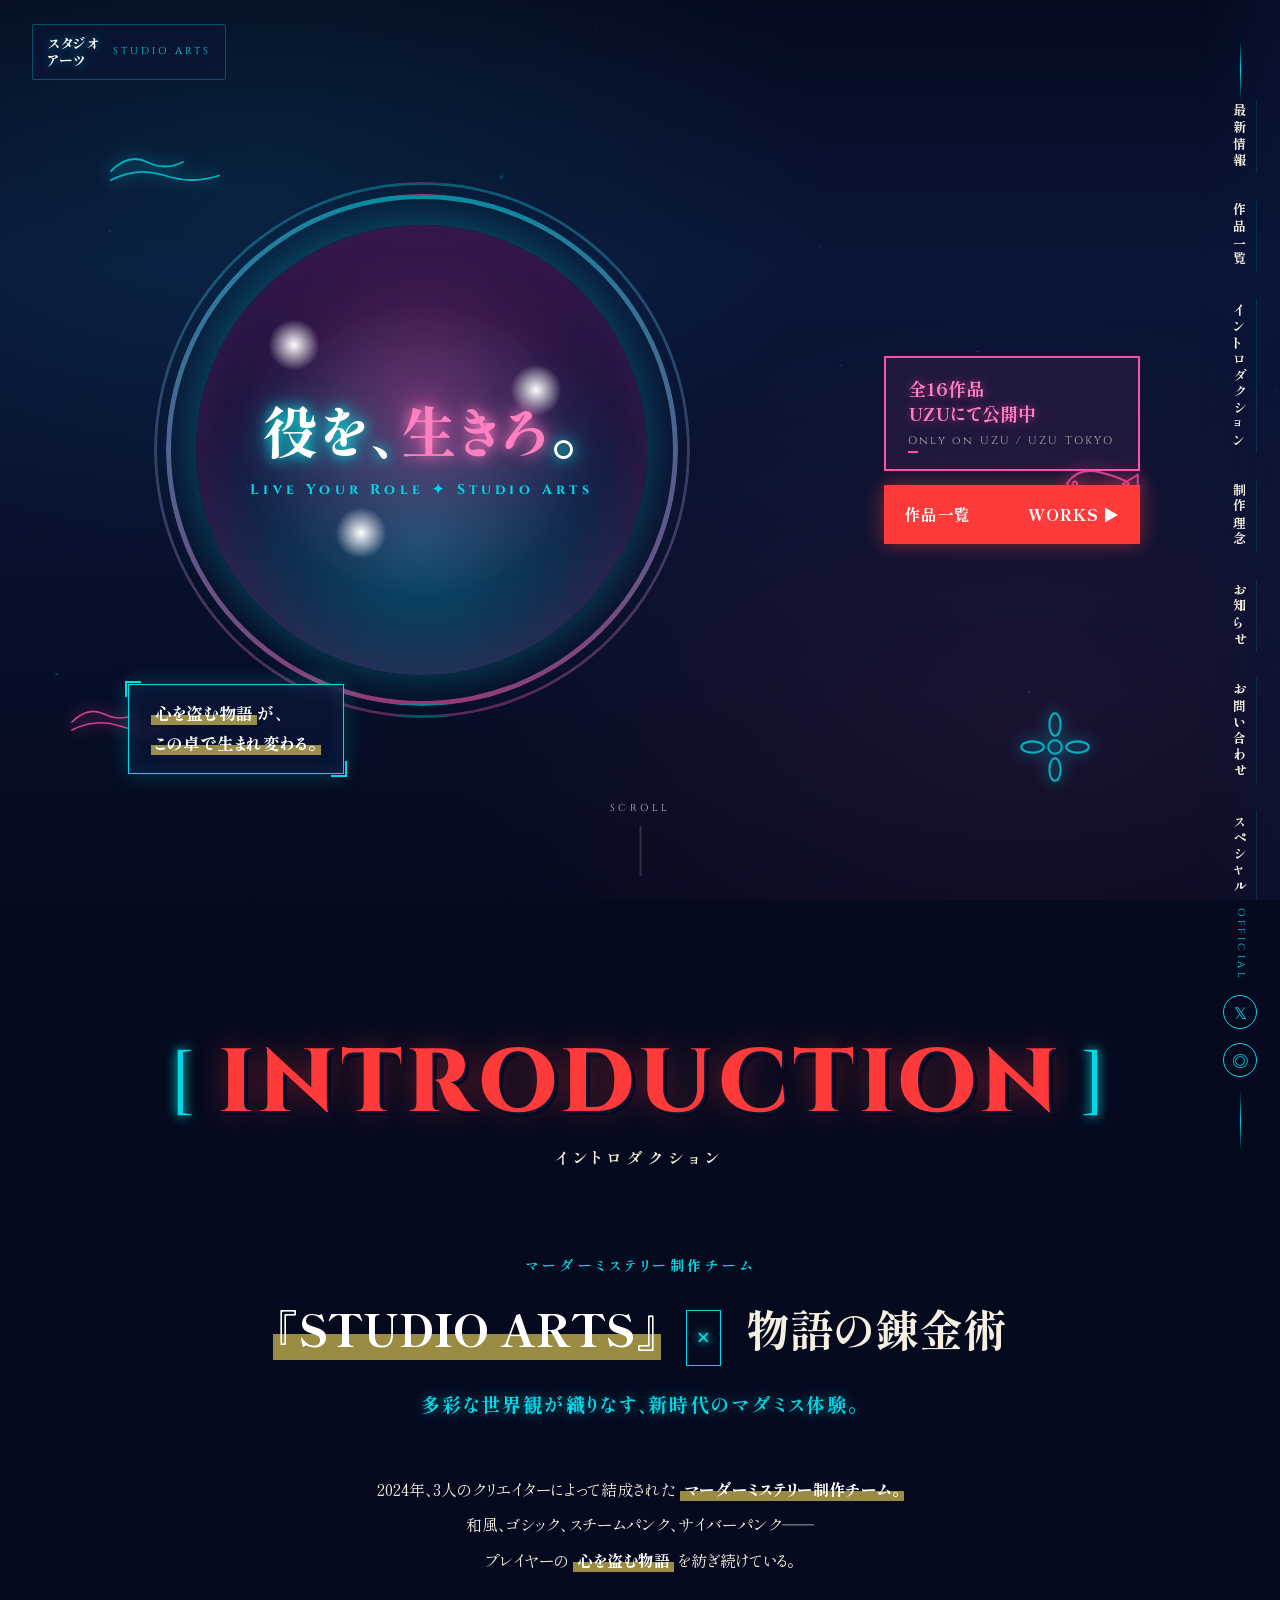
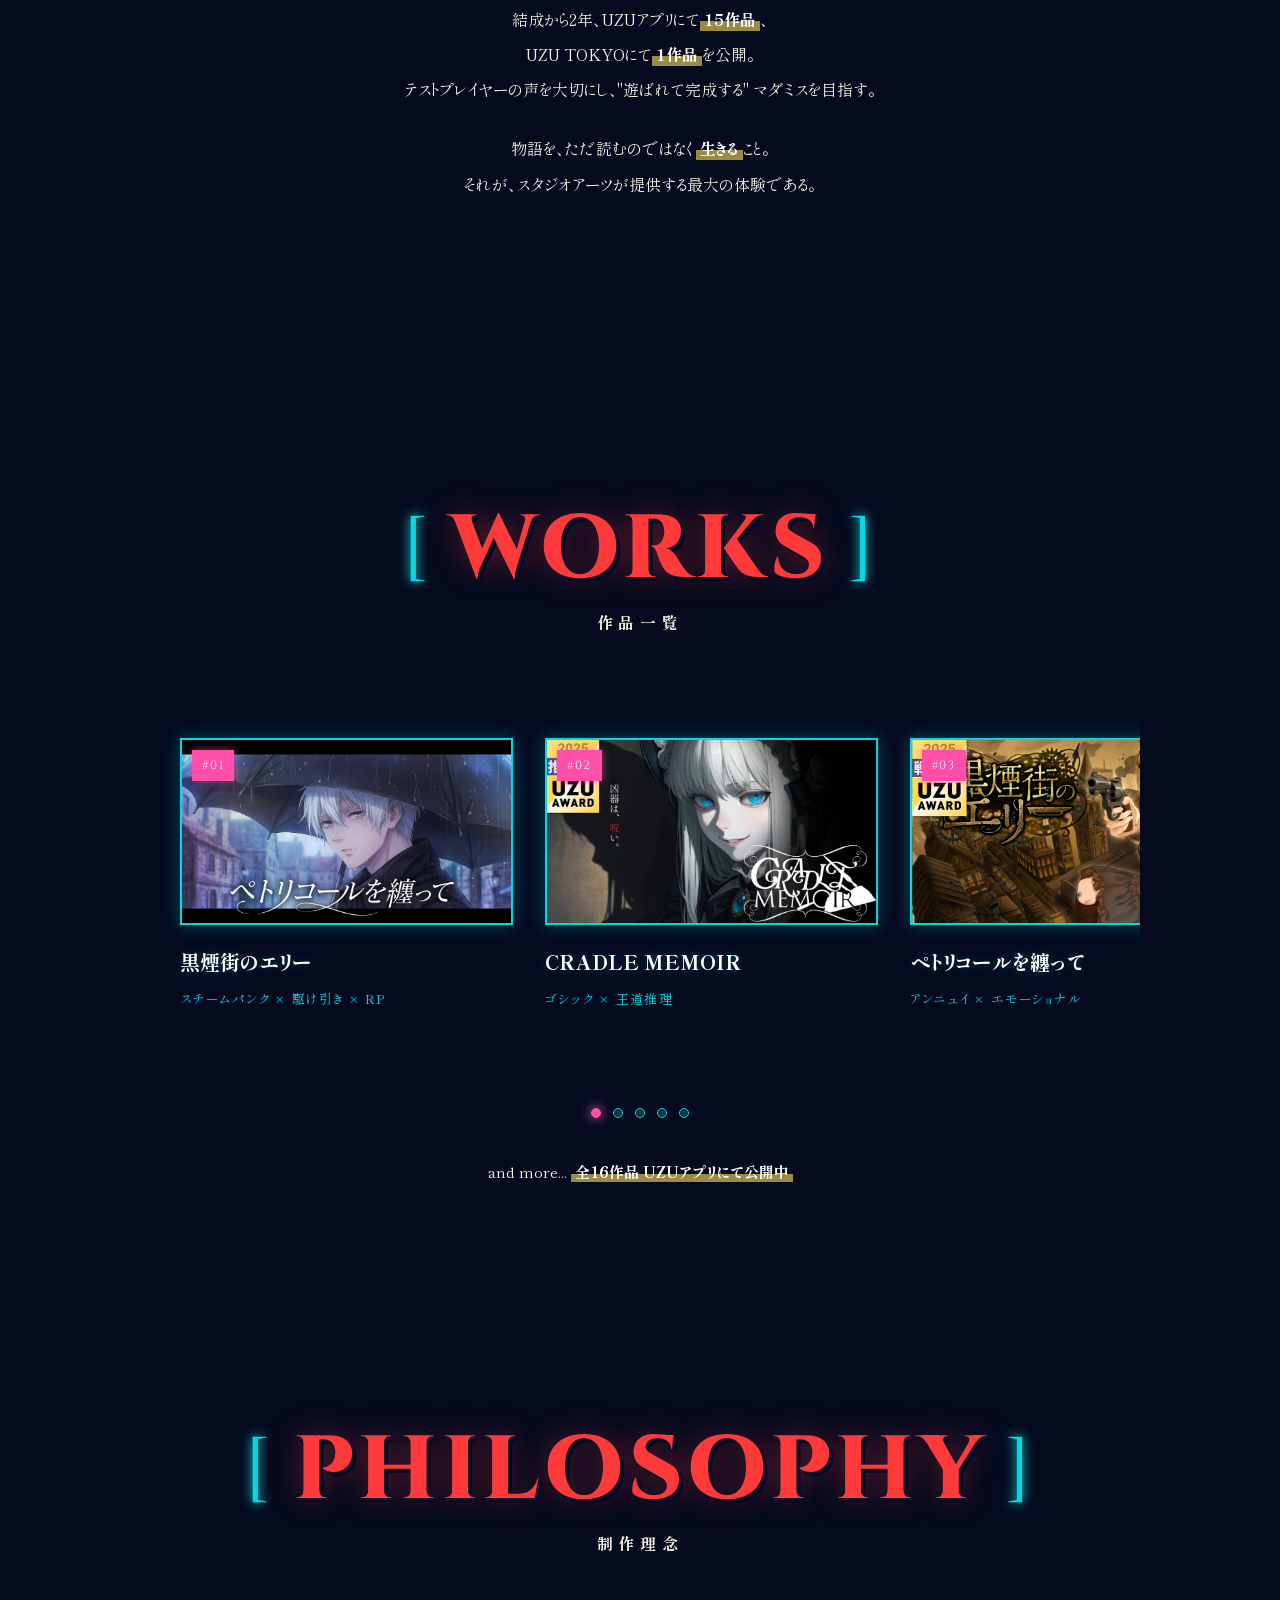
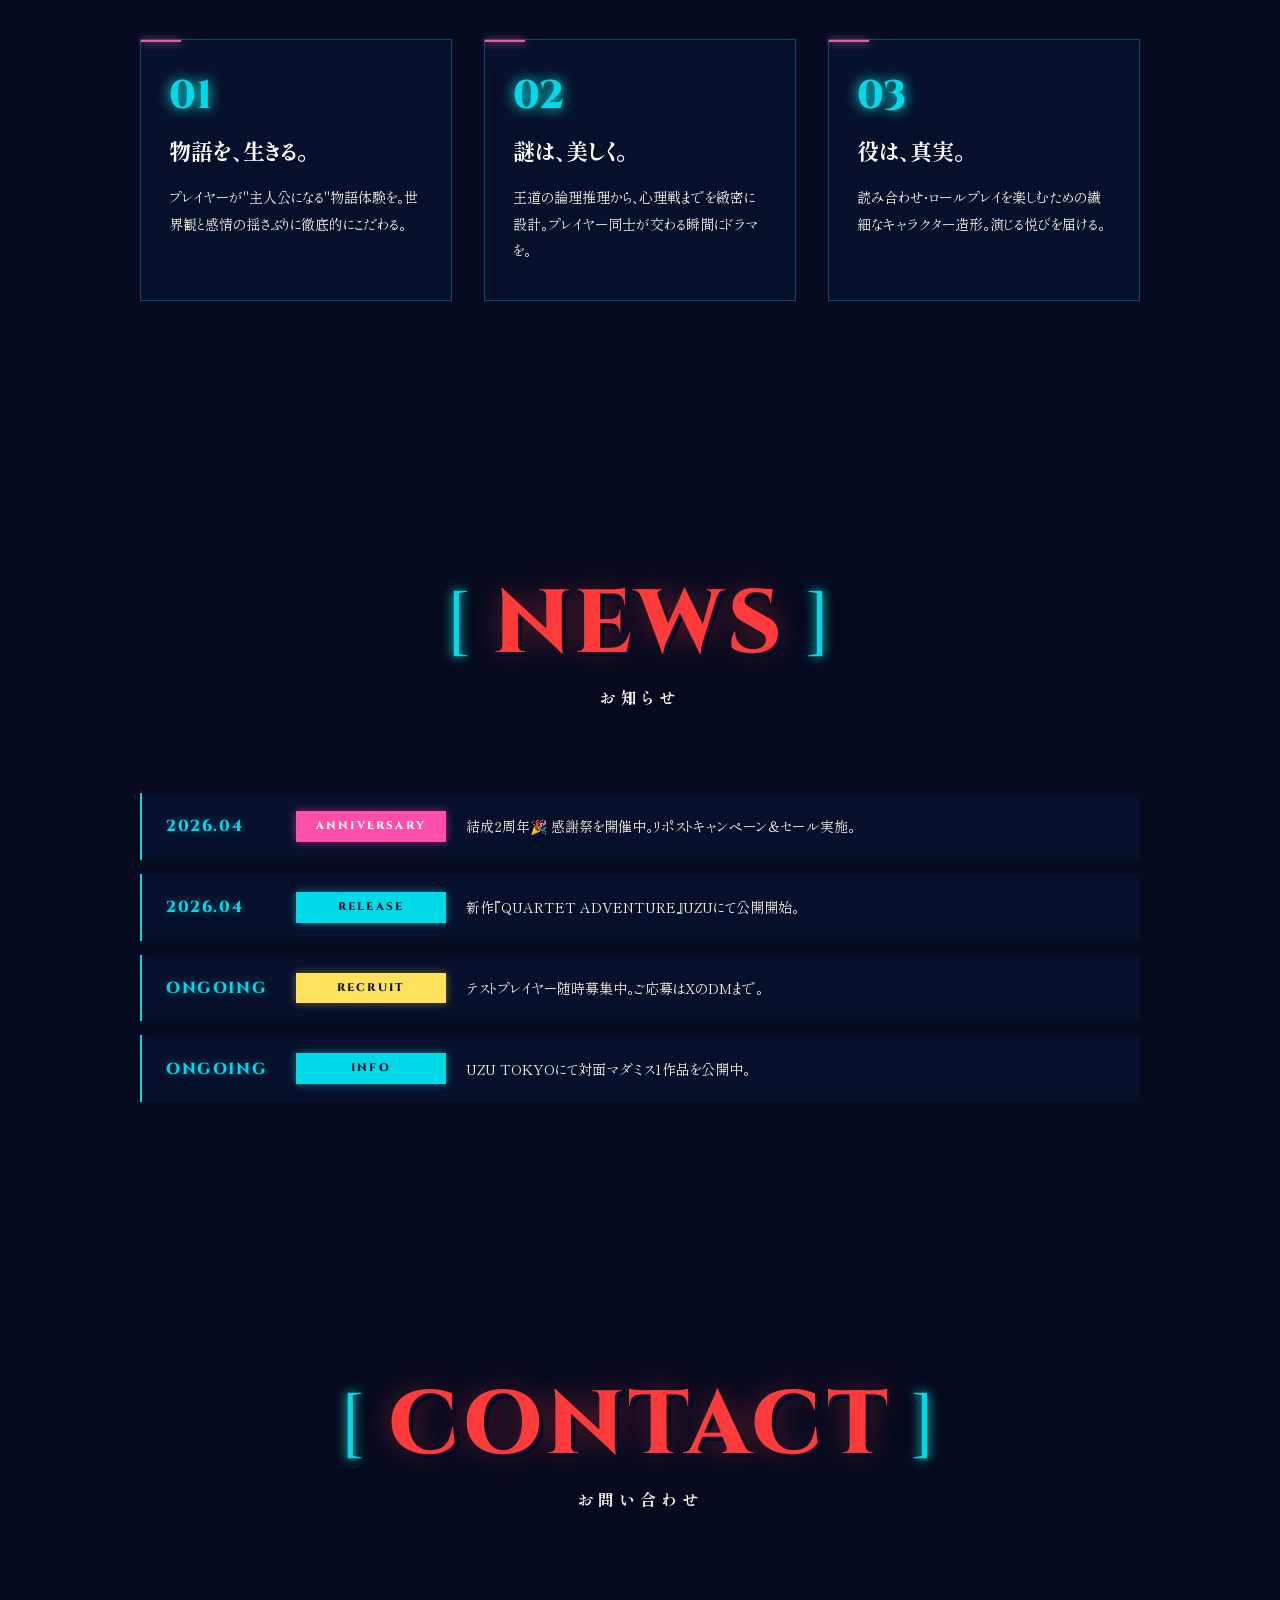
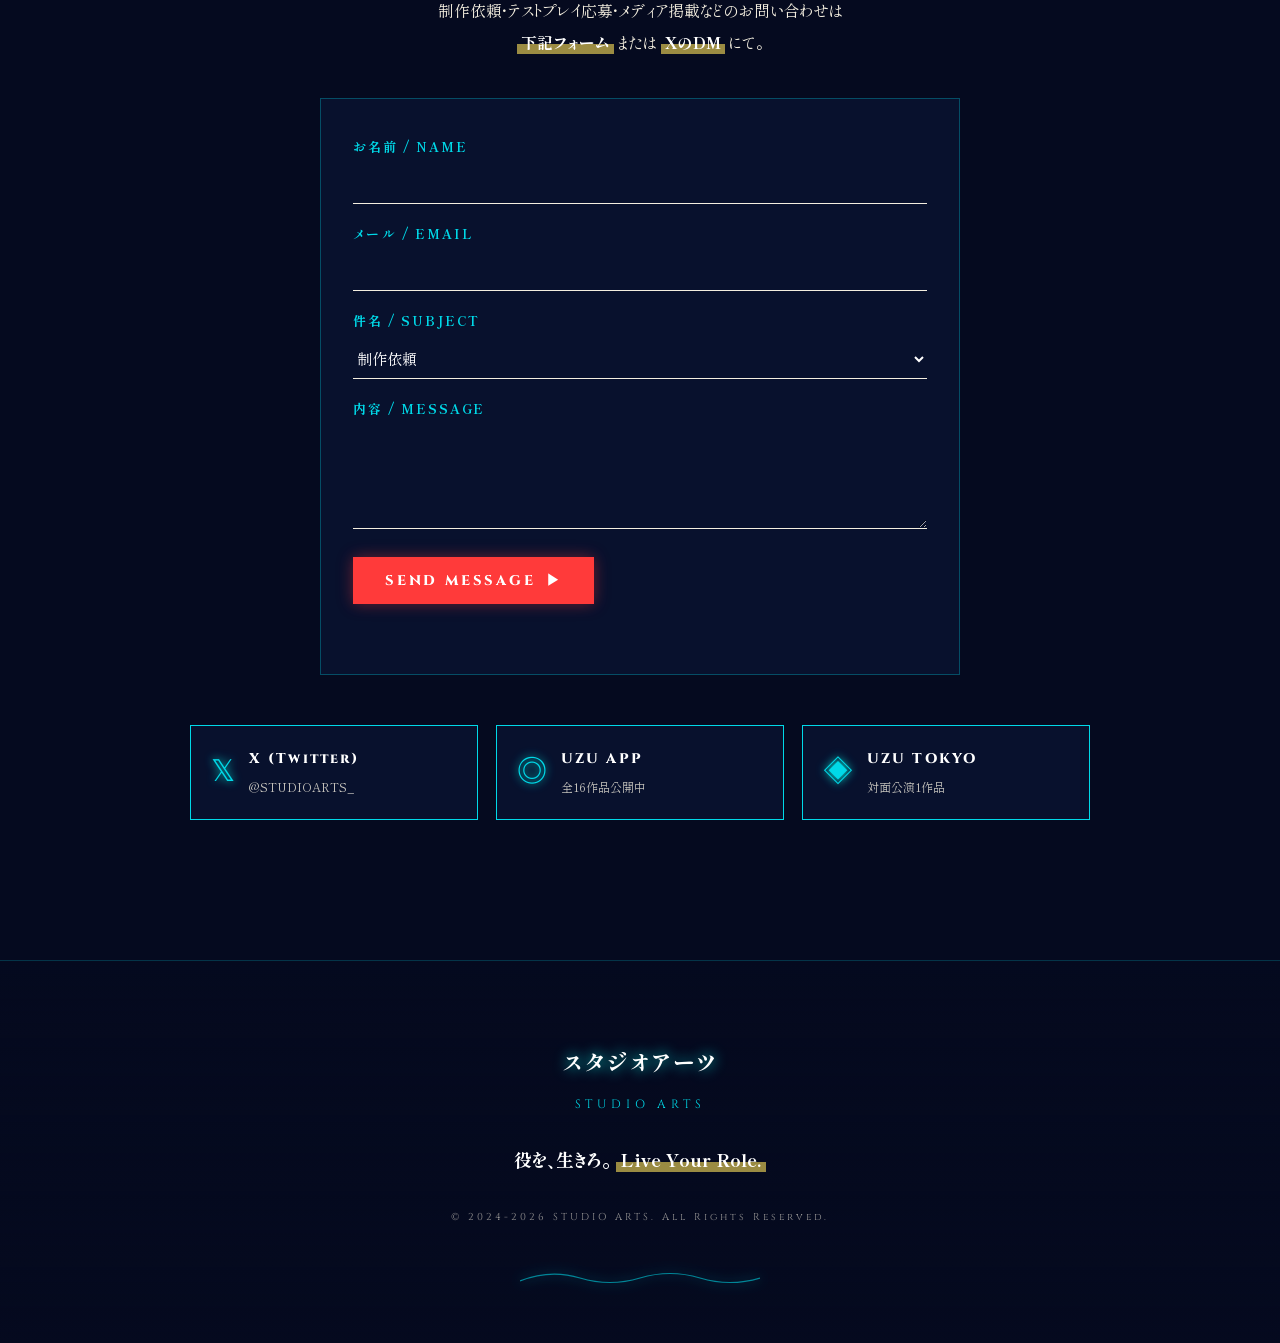
<file: v2/index.html>
<!DOCTYPE html>
<html lang="ja">
<head>
<meta charset="UTF-8">
<meta name="viewport" content="width=device-width, initial-scale=1.0">
<title>STUDIO ARTS ｜スタジオアーツ 公式サイト</title>
<meta name="description" content="マーダーミステリー制作チーム『STUDIO ARTS』公式サイト。役を、生きろ。">
<link rel="preconnect" href="https://fonts.googleapis.com">
<link rel="preconnect" href="https://fonts.gstatic.com" crossorigin>
<link href="https://fonts.googleapis.com/css2?family=Cinzel:wght@600;800&family=Noto+Serif+JP:wght@700;900&family=Shippori+Mincho+B1:wght@700;800&family=Zen+Kaku+Gothic+New:wght@500;700;900&display=swap" rel="stylesheet">
<link rel="stylesheet" href="style.css">
</head>
<body>

<!-- Particles canvas -->
<canvas id="particles"></canvas>

<!-- Traditional pattern bg -->
<div class="bg-pattern"></div>

<!-- Fixed logo -->
<a href="#" class="fixed-logo">
  <span class="logo-jp">スタジオ<br>アーツ</span>
  <span class="logo-en">STUDIO ARTS</span>
</a>

<!-- Vertical side menu -->
<nav class="side-menu">
  <div class="side-top">
    <div class="side-line"></div>
  </div>
  <ul class="side-list">
    <li><a href="#top">最新情報</a></li>
    <li><a href="#works">作品一覧</a></li>
    <li><a href="#about">イントロダクション</a></li>
    <li><a href="#pillars">制作理念</a></li>
    <li><a href="#news">お知らせ</a></li>
    <li><a href="#contact">お問い合わせ</a></li>
    <li><a href="#sns">スペシャル</a></li>
  </ul>
  <div class="side-bottom">
    <span class="side-label">OFFICIAL</span>
    <a href="https://x.com/STUDIOARTS_" target="_blank" rel="noopener" class="side-sns">𝕏</a>
    <a href="https://uzu.app/" target="_blank" rel="noopener" class="side-sns">◎</a>
    <div class="side-line"></div>
  </div>
</nav>

<!-- HERO -->
<section id="top" class="hero">
  <!-- Neon line art decorations -->
  <svg class="neon-deco neon-cloud-1" viewBox="0 0 200 60" aria-hidden="true">
    <path d="M10,40 Q30,20 50,30 T90,30 M10,50 Q40,35 70,45 T130,45" fill="none" stroke="currentColor" stroke-width="2" stroke-linecap="round"/>
  </svg>
  <svg class="neon-deco neon-cloud-2" viewBox="0 0 200 60" aria-hidden="true">
    <path d="M10,40 Q30,20 50,30 T90,30 M10,50 Q40,35 70,45 T130,45" fill="none" stroke="currentColor" stroke-width="2" stroke-linecap="round"/>
  </svg>
  <svg class="neon-deco neon-fish" viewBox="0 0 80 60" aria-hidden="true">
    <path d="M15,30 Q25,15 45,20 Q65,25 70,30 Q65,35 45,40 Q25,45 15,30 Z M65,30 L78,22 L78,38 Z M22,28 a2,2 0 1,0 0.1,0" fill="none" stroke="currentColor" stroke-width="1.8" stroke-linecap="round"/>
  </svg>
  <svg class="neon-deco neon-flower" viewBox="0 0 80 80" aria-hidden="true">
    <g fill="none" stroke="currentColor" stroke-width="1.8" stroke-linecap="round">
      <circle cx="40" cy="40" r="6"/>
      <ellipse cx="40" cy="20" rx="5" ry="10"/>
      <ellipse cx="60" cy="40" rx="10" ry="5"/>
      <ellipse cx="40" cy="60" rx="5" ry="10"/>
      <ellipse cx="20" cy="40" rx="10" ry="5"/>
    </g>
  </svg>

  <div class="hero-circle">
    <div class="hero-circle-inner">
      <div class="hero-sparkle sparkle-1"></div>
      <div class="hero-sparkle sparkle-2"></div>
      <div class="hero-sparkle sparkle-3"></div>
      <div class="hero-center">
        <h1 class="hero-logo">
          <span class="hero-logo-jp">役を、<em>生きろ</em>。</span>
          <span class="hero-logo-en">Live Your Role ✦ Studio Arts</span>
        </h1>
      </div>
    </div>
    <div class="hero-ring"></div>
    <div class="hero-ring hero-ring-2"></div>
  </div>

  <div class="hero-lead-box">
    <p class="hero-lead-jp">
      <span class="hi">心を盗む物語</span>が、<br>
      <span class="hi">この卓で生まれ変わる。</span>
    </p>
  </div>

  <div class="hero-tag">
    <div class="hero-tag-inner">
      <p class="hero-tag-title">全16作品<br>UZUにて公開中</p>
      <p class="hero-tag-sub">Only on UZU / UZU TOKYO</p>
    </div>
    <a href="#works" class="hero-tag-btn">
      <span>作品一覧</span>
      <span>WORKS ▶</span>
    </a>
  </div>

  <!-- Scroll indicator -->
  <div class="scroll-ind">
    <span>SCROLL</span>
    <div class="scroll-bar"></div>
  </div>
</section>

<!-- INTRODUCTION -->
<section id="about" class="section intro-sec">
  <header class="sec-head">
    <h2 class="sec-title">
      <span class="bracket">[</span>
      <span class="sec-en">INTRODUCTION</span>
      <span class="bracket">]</span>
    </h2>
    <span class="sec-jp">イントロダクション</span>
  </header>

  <div class="intro-body">
    <p class="intro-kicker">マーダーミステリー制作チーム</p>
    <h3 class="intro-title">
      <span class="hi">『STUDIO ARTS』</span> <span class="x-mark">×</span> <span class="intro-title-sub">物語の錬金術</span>
    </h3>
    <p class="intro-cyan">多彩な世界観が織りなす、新時代のマダミス体験。</p>

    <div class="intro-text">
      <p>
        2024年、3人のクリエイターによって結成された
        <span class="hi">マーダーミステリー制作チーム。</span><br>
        和風、ゴシック、スチームパンク、サイバーパンク──<br>
        プレイヤーの <span class="hi">心を盗む物語</span> を紡ぎ続けている。
      </p>
      <p>
        結成から2年、UZUアプリにて<span class="hi">15作品</span>、<br>
        UZU TOKYOにて<span class="hi">1作品</span>を公開。<br>
        テストプレイヤーの声を大切にし、"遊ばれて完成する" マダミスを目指す。
      </p>
      <p>
        物語を、ただ読むのではなく <span class="hi">生きる</span>こと。<br>
        それが、スタジオアーツが提供する最大の体験である。
      </p>
    </div>
  </div>
</section>

<!-- WORKS -->
<section id="works" class="section works-sec">
  <header class="sec-head">
    <h2 class="sec-title">
      <span class="bracket">[</span>
      <span class="sec-en">WORKS</span>
      <span class="bracket">]</span>
    </h2>
    <span class="sec-jp">作品一覧</span>
  </header>

  <div class="works-carousel">
    <article class="work-slide">
      <div class="work-frame">
        <div class="work-img" style="background-image:url('../images/11.png')"></div>
        <span class="work-tag">#01</span>
      </div>
      <h3 class="work-title">黒煙街のエリー</h3>
      <p class="work-sub">スチームパンク × 駆け引き × RP</p>
    </article>

    <article class="work-slide">
      <div class="work-frame">
        <div class="work-img" style="background-image:url('../images/10.png')"></div>
        <span class="work-tag">#02</span>
      </div>
      <h3 class="work-title">CRADLE MEMOIR</h3>
      <p class="work-sub">ゴシック × 王道推理</p>
    </article>

    <article class="work-slide">
      <div class="work-frame">
        <div class="work-img" style="background-image:url('../images/8.png')"></div>
        <span class="work-tag">#03</span>
      </div>
      <h3 class="work-title">ペトリコールを纏って</h3>
      <p class="work-sub">アンニュイ × エモーショナル</p>
    </article>

    <article class="work-slide">
      <div class="work-frame">
        <div class="work-img" style="background-image:url('../images/１０８.png')"></div>
        <span class="work-tag">#04</span>
      </div>
      <h3 class="work-title">妖の國 <small>ー百八夜と泡沫の結びー</small></h3>
      <p class="work-sub">和風 × サイバーパンク × RP</p>
    </article>

    <article class="work-slide">
      <div class="work-frame">
        <div class="work-img" style="background-image:url('../images/華恋.png')"></div>
        <span class="work-tag">#05</span>
      </div>
      <h3 class="work-title">華唄こいこい、毒味で一杯</h3>
      <p class="work-sub">ペアマダミス × 和風 × 駆け引き</p>
    </article>
  </div>

  <div class="carousel-dots">
    <span class="dot active"></span><span class="dot"></span><span class="dot"></span><span class="dot"></span><span class="dot"></span>
  </div>

  <p class="works-more">and more... <span class="hi">全16作品 UZUアプリにて公開中</span></p>
</section>

<!-- PILLARS -->
<section id="pillars" class="section pillars-sec">
  <header class="sec-head">
    <h2 class="sec-title">
      <span class="bracket">[</span>
      <span class="sec-en">PHILOSOPHY</span>
      <span class="bracket">]</span>
    </h2>
    <span class="sec-jp">制作理念</span>
  </header>

  <div class="pillars-grid">
    <article class="pillar">
      <span class="pillar-no">01</span>
      <h3>物語を、生きる。</h3>
      <p>プレイヤーが"主人公になる"物語体験を。世界観と感情の揺さぶりに徹底的にこだわる。</p>
    </article>
    <article class="pillar">
      <span class="pillar-no">02</span>
      <h3>謎は、美しく。</h3>
      <p>王道の論理推理から、心理戦までを緻密に設計。プレイヤー同士が交わる瞬間にドラマを。</p>
    </article>
    <article class="pillar">
      <span class="pillar-no">03</span>
      <h3>役は、真実。</h3>
      <p>読み合わせ・ロールプレイを楽しむための繊細なキャラクター造形。演じる悦びを届ける。</p>
    </article>
  </div>
</section>

<!-- NEWS -->
<section id="news" class="section news-sec">
  <header class="sec-head">
    <h2 class="sec-title">
      <span class="bracket">[</span>
      <span class="sec-en">NEWS</span>
      <span class="bracket">]</span>
    </h2>
    <span class="sec-jp">お知らせ</span>
  </header>

  <ul class="news-list">
    <li>
      <span class="news-date">2026.04</span>
      <span class="news-cat news-cat-pink">ANNIVERSARY</span>
      <span class="news-text">結成2周年🎉 感謝祭を開催中。リポストキャンペーン＆セール実施。</span>
    </li>
    <li>
      <span class="news-date">2026.04</span>
      <span class="news-cat news-cat-cyan">RELEASE</span>
      <span class="news-text">新作『QUARTET ADVENTURE』UZUにて公開開始。</span>
    </li>
    <li>
      <span class="news-date">ONGOING</span>
      <span class="news-cat news-cat-yellow">RECRUIT</span>
      <span class="news-text">テストプレイヤー随時募集中。ご応募はXのDMまで。</span>
    </li>
    <li>
      <span class="news-date">ONGOING</span>
      <span class="news-cat news-cat-cyan">INFO</span>
      <span class="news-text">UZU TOKYOにて対面マダミス1作品を公開中。</span>
    </li>
  </ul>
</section>

<!-- CONTACT -->
<section id="contact" class="section contact-sec">
  <header class="sec-head">
    <h2 class="sec-title">
      <span class="bracket">[</span>
      <span class="sec-en">CONTACT</span>
      <span class="bracket">]</span>
    </h2>
    <span class="sec-jp">お問い合わせ</span>
  </header>

  <div class="contact-body">
    <p class="contact-lead">
      制作依頼・テストプレイ応募・メディア掲載などのお問い合わせは<br>
      <span class="hi">下記フォーム</span> または <span class="hi">XのDM</span> にて。
    </p>

    <form class="contact-form" onsubmit="return v2Submit(event)">
      <label>
        <span>お名前 / NAME</span>
        <input type="text" required>
      </label>
      <label>
        <span>メール / EMAIL</span>
        <input type="email" required>
      </label>
      <label>
        <span>件名 / SUBJECT</span>
        <select>
          <option>制作依頼</option>
          <option>テストプレイ応募</option>
          <option>メディア掲載</option>
          <option>その他</option>
        </select>
      </label>
      <label>
        <span>内容 / MESSAGE</span>
        <textarea rows="4" required></textarea>
      </label>
      <button type="submit">
        <span>SEND MESSAGE</span>
        <span>▶</span>
      </button>
      <p class="form-note" id="v2Note"></p>
    </form>

    <div class="contact-sns">
      <a href="https://x.com/STUDIOARTS_" target="_blank" rel="noopener" class="sns-btn">
        <span class="sns-ic">𝕏</span>
        <span>X (Twitter)</span>
        <span>@STUDIOARTS_</span>
      </a>
      <a href="https://uzu.app/" target="_blank" rel="noopener" class="sns-btn">
        <span class="sns-ic">◎</span>
        <span>UZU APP</span>
        <span>全16作品公開中</span>
      </a>
      <a href="https://uzu-tokyo.com/" target="_blank" rel="noopener" class="sns-btn">
        <span class="sns-ic">◈</span>
        <span>UZU TOKYO</span>
        <span>対面公演1作品</span>
      </a>
    </div>
  </div>
</section>

<!-- FOOTER -->
<footer class="footer">
  <div class="footer-inner">
    <span class="footer-logo-jp">スタジオアーツ</span>
    <span class="footer-logo-en">STUDIO ARTS</span>
    <p class="footer-tagline">役を、生きろ。 <span class="hi">Live Your Role.</span></p>
    <p class="footer-copy">© 2024-2026 STUDIO ARTS. All Rights Reserved.</p>
  </div>
  <svg class="footer-deco" viewBox="0 0 400 60" aria-hidden="true">
    <path d="M0,40 Q50,20 100,35 T200,35 T300,35 T400,35" fill="none" stroke="currentColor" stroke-width="2"/>
  </svg>
</footer>

<script src="script.js"></script>
</body>
</html>
</file>
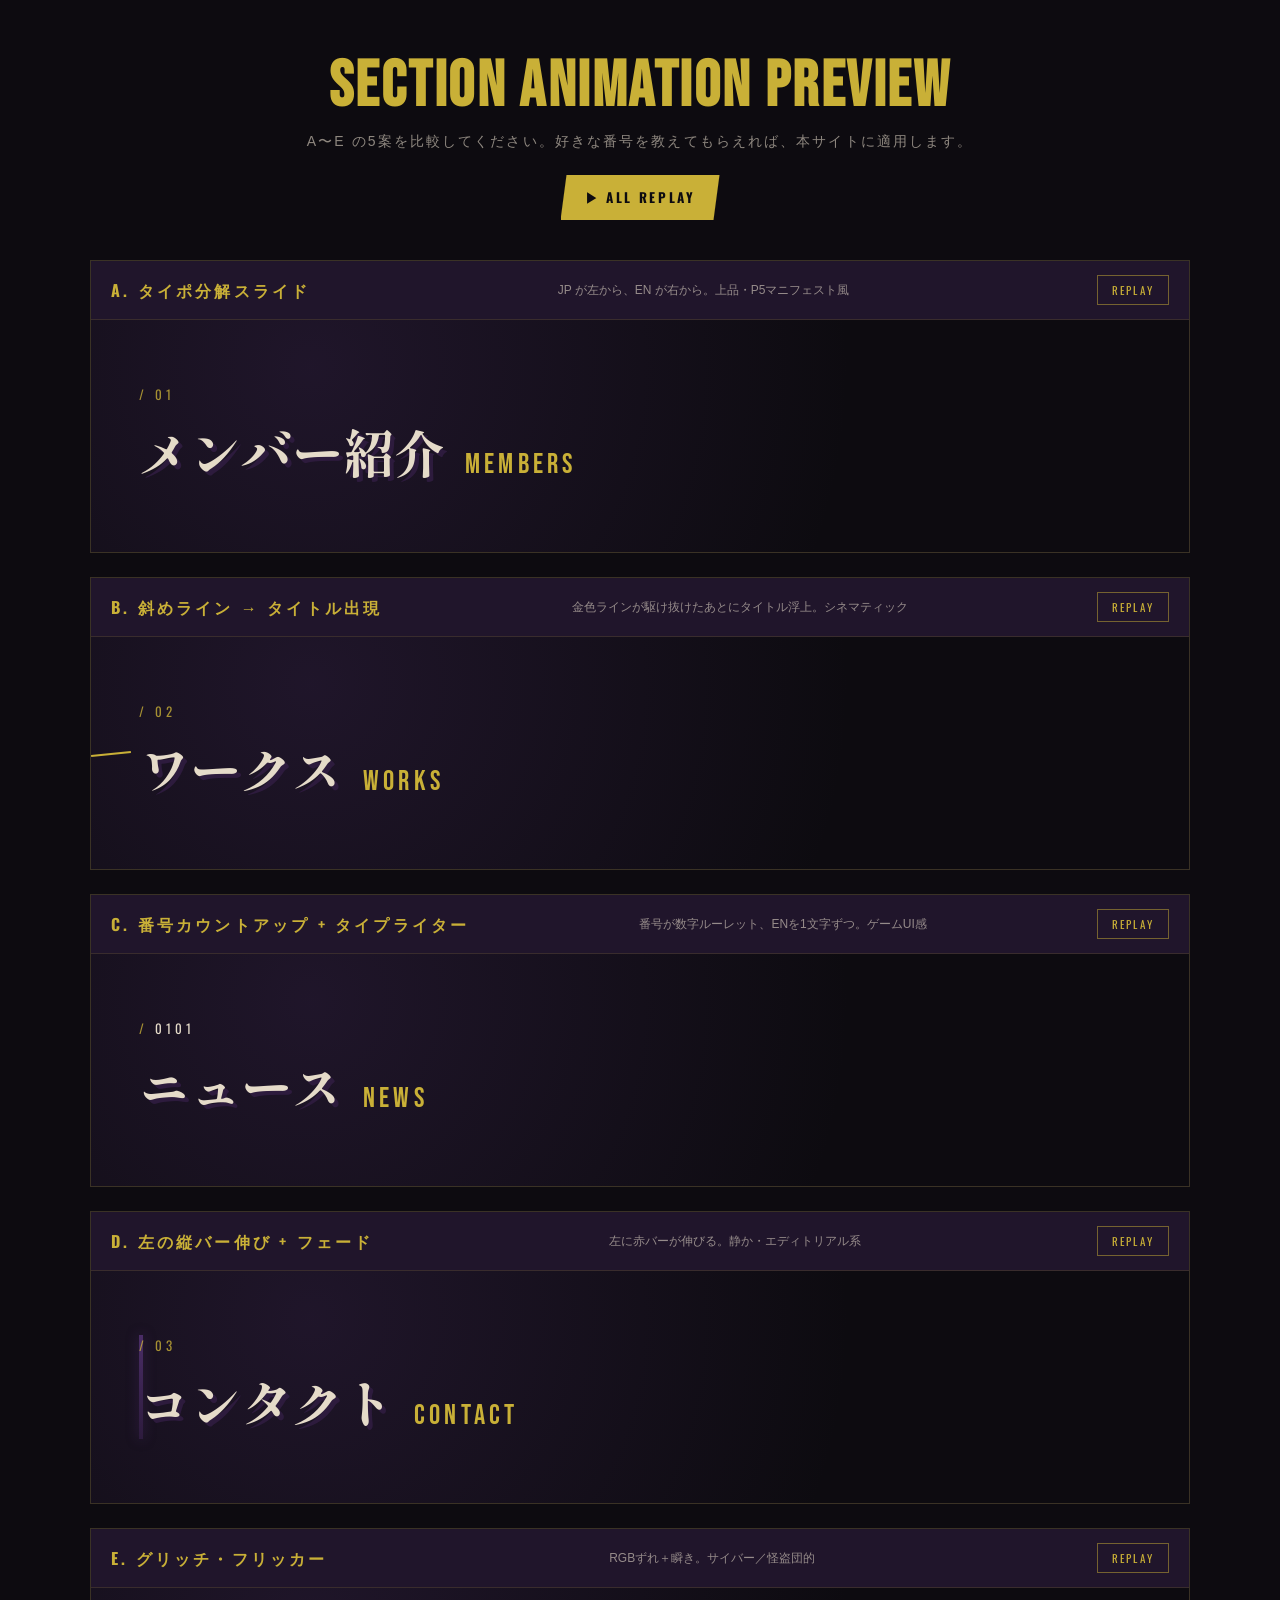
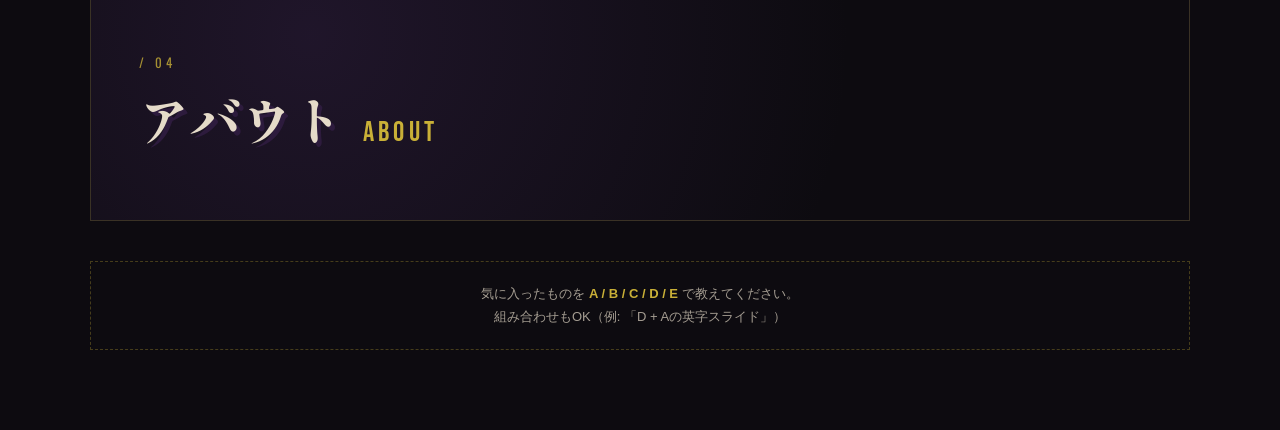
<file: anim-preview.html>
<!DOCTYPE html>
<html lang="ja">
<head>
<meta charset="UTF-8">
<meta name="viewport" content="width=device-width, initial-scale=1">
<title>Section Animation Preview — STUDIO ARTS</title>
<link href="https://fonts.googleapis.com/css2?family=Bebas+Neue&family=Oswald:wght@500;700&family=Shippori+Mincho+B1:wght@700;800&family=Zen+Kaku+Gothic+New:wght@500;700;900&display=swap" rel="stylesheet">
<style>
:root {
  --red: #2D1B3D;
  --red-glow: #4A2D66;
  --black: #0D0B10;
  --black-soft: #171320;
  --off-white: #E5DBC9;
  --yellow: #C9B037;
  --font-display: "Bebas Neue", "Oswald", sans-serif;
  --font-jp: "Shippori Mincho B1", serif;
  --font-gothic: "Zen Kaku Gothic New", sans-serif;
  --font-en: "Oswald", sans-serif;
}
* { box-sizing: border-box; margin: 0; padding: 0; }
body {
  background: var(--black);
  color: var(--off-white);
  font-family: var(--font-gothic);
  padding: 48px 24px 80px;
  min-height: 100vh;
}
.page-head {
  max-width: 1100px;
  margin: 0 auto 40px;
  text-align: center;
}
.page-head h1 {
  font-family: var(--font-display);
  font-size: clamp(36px, 5vw, 64px);
  letter-spacing: 0.04em;
  color: var(--yellow);
}
.page-head p {
  margin-top: 8px;
  font-size: 14px;
  letter-spacing: 0.15em;
  color: rgba(229,219,201,0.6);
}
.play-all {
  margin: 24px auto 0;
  display: inline-block;
  padding: 12px 24px;
  background: var(--yellow);
  color: var(--black);
  font-family: var(--font-en);
  font-weight: 700;
  letter-spacing: 0.2em;
  border: none;
  cursor: pointer;
  clip-path: polygon(6px 0, 100% 0, calc(100% - 6px) 100%, 0 100%);
}

.grid {
  max-width: 1100px;
  margin: 0 auto;
  display: grid;
  gap: 24px;
}
.card {
  background: var(--black-soft);
  border: 1px solid rgba(201,176,55,0.2);
  padding: 0;
  overflow: hidden;
}
.card-head {
  display: flex;
  justify-content: space-between;
  align-items: center;
  padding: 14px 20px;
  background: rgba(45,27,61,0.4);
  border-bottom: 1px solid rgba(201,176,55,0.15);
}
.card-head h2 {
  font-family: var(--font-en);
  font-size: 16px;
  letter-spacing: 0.2em;
  color: var(--yellow);
}
.card-head .desc {
  font-size: 12px;
  color: rgba(229,219,201,0.6);
}
.replay {
  padding: 6px 14px;
  background: transparent;
  border: 1px solid rgba(201,176,55,0.5);
  color: var(--yellow);
  font-family: var(--font-en);
  font-size: 11px;
  letter-spacing: 0.2em;
  cursor: pointer;
  transition: background 0.2s;
}
.replay:hover { background: rgba(201,176,55,0.15); }
.stage {
  position: relative;
  padding: 64px 48px;
  min-height: 220px;
  background:
    radial-gradient(circle at 20% 20%, rgba(74,45,102,0.3), transparent 60%),
    var(--black);
  overflow: hidden;
}

/* ========= shared section-head markup ========= */
.demo-head {
  position: relative;
  display: flex;
  flex-direction: column;
  gap: 10px;
}
.section-no {
  font-family: var(--font-en);
  font-size: 13px;
  letter-spacing: 0.3em;
  color: rgba(201,176,55,0.8);
}
.section-title {
  display: flex;
  align-items: baseline;
  gap: 20px;
  flex-wrap: wrap;
}
.section-title .jp {
  font-family: var(--font-jp);
  font-weight: 800;
  font-size: clamp(32px, 4vw, 52px);
  color: var(--off-white);
  text-shadow: 4px 4px 0 var(--red);
}
.section-title .en {
  font-family: var(--font-display);
  font-size: clamp(18px, 2.4vw, 28px);
  letter-spacing: 0.15em;
  color: var(--yellow);
}

/* ============================================================
   A. タイポ分解スライド
============================================================ */
.demo-a.play .section-no { animation: fadeA 0.4s 0s both; }
.demo-a.play .jp         { animation: slideLeft 0.7s 0.25s cubic-bezier(0.2,0.9,0.2,1) both; }
.demo-a.play .en         { animation: slideRight 0.7s 0.45s cubic-bezier(0.2,0.9,0.2,1) both; }
.demo-a .section-no, .demo-a .jp, .demo-a .en { opacity: 0; }
@keyframes fadeA { from { opacity: 0; transform: translateY(-6px); } to { opacity: 1; transform: translateY(0); } }
@keyframes slideLeft { from { opacity: 0; transform: translateX(-80px) skewX(-6deg); } to { opacity: 1; transform: translateX(0) skewX(0); } }
@keyframes slideRight { from { opacity: 0; transform: translateX(80px) skewX(-6deg); } to { opacity: 1; transform: translateX(0) skewX(0); } }

/* ============================================================
   B. 斜めの細ライン→タイトル出現
============================================================ */
.demo-b.play .line-sweep { animation: lineSweep 0.7s cubic-bezier(0.77,0,0.18,1) both; }
.demo-b.play .line-rest  { animation: lineRest 0.4s 0.7s both; }
.demo-b.play .section-no { animation: fadeA 0.5s 0.8s both; }
.demo-b.play .jp         { animation: fadeUp 0.6s 0.95s cubic-bezier(0.2,0.9,0.2,1) both; }
.demo-b.play .en         { animation: fadeUp 0.6s 1.1s cubic-bezier(0.2,0.9,0.2,1) both; }
.demo-b .section-no, .demo-b .jp, .demo-b .en { opacity: 0; }
.line-sweep {
  position: absolute; top: 50%; left: -10%;
  width: 120%; height: 2px;
  background: var(--yellow);
  opacity: 0;
  transform: rotate(-6deg) translateX(-120%);
}
.line-rest {
  position: absolute; top: 50%; left: -48px;
  width: 40px; height: 2px;
  background: var(--yellow);
  opacity: 0;
  transform: rotate(-6deg);
}
@keyframes lineSweep {
  0%   { opacity: 0; transform: rotate(-6deg) translateX(-120%); }
  20%  { opacity: 1; }
  80%  { opacity: 1; }
  100% { opacity: 0; transform: rotate(-6deg) translateX(120%); }
}
@keyframes lineRest { from { opacity: 0; } to { opacity: 1; } }
@keyframes fadeUp { from { opacity: 0; transform: translateY(16px); } to { opacity: 1; transform: translateY(0); } }

/* ============================================================
   C. 番号カウントアップ + タイプライター
============================================================ */
.demo-c.play .section-no    { animation: fadeA 0.3s both; }
.demo-c.play .section-no b  { animation: countUp 0.5s steps(6) 0.1s both; }
.demo-c.play .jp            { animation: maskUp 0.6s 0.3s cubic-bezier(0.2,0.9,0.2,1) both; }
.demo-c.play .en span       { animation: typeIn 0.04s linear both; }
.demo-c .section-no, .demo-c .jp, .demo-c .en span { opacity: 0; }
.demo-c .section-no b { font-variant-numeric: tabular-nums; color: var(--off-white); font-weight: 400; }
@keyframes countUp {
  0%   { content: "00"; }
  20%  { content: "03"; }
  40%  { content: "07"; }
  60%  { content: "02"; }
  80%  { content: "05"; }
  100% { content: "01"; }
}
.demo-c .section-no b::after {
  content: "01";
  animation: countUp 0.5s steps(6) 0.1s both;
}
.demo-c .section-no b { display: inline-block; min-width: 2ch; }
.demo-c .section-no b::before { content: none; }
@keyframes maskUp {
  0%   { opacity: 0; clip-path: inset(100% 0 0 0); transform: translateY(8px); }
  100% { opacity: 1; clip-path: inset(0 0 0 0); transform: translateY(0); }
}
@keyframes typeIn {
  from { opacity: 0; } to { opacity: 1; }
}

/* ============================================================
   D. 左のバー伸び + フェード
============================================================ */
.demo-d .demo-head { padding-left: 24px; }
.demo-d .side-bar {
  position: absolute; left: 0; top: 0;
  width: 4px; height: 0;
  background: linear-gradient(180deg, var(--red-glow), var(--red));
  box-shadow: 0 0 12px rgba(74,45,102,0.6);
}
.demo-d.play .side-bar    { animation: barGrow 0.6s cubic-bezier(0.77,0,0.18,1) both; }
.demo-d.play .section-no  { animation: fadeShift 0.6s 0.45s both; }
.demo-d.play .jp          { animation: fadeShift 0.7s 0.55s cubic-bezier(0.2,0.9,0.2,1) both; }
.demo-d.play .en          { animation: fadeShift 0.7s 0.7s cubic-bezier(0.2,0.9,0.2,1) both; }
.demo-d .section-no, .demo-d .jp, .demo-d .en { opacity: 0; }
@keyframes barGrow { 0% { height: 0; } 100% { height: 100%; } }
@keyframes fadeShift {
  from { opacity: 0; transform: translateX(-12px); }
  to   { opacity: 1; transform: translateX(0); }
}

/* ============================================================
   E. グリッチ・フリッカー
============================================================ */
.demo-e.play .section-no { animation: fadeA 0.3s both; }
.demo-e.play .jp         { animation: glitch 0.7s 0.2s steps(10, end) both; }
.demo-e.play .en         { animation: glitch 0.7s 0.35s steps(10, end) both; }
.demo-e .section-no, .demo-e .jp, .demo-e .en { opacity: 0; }
@keyframes glitch {
  0%   { opacity: 0; transform: translate(0,0); filter: none; }
  10%  { opacity: 1; transform: translate(-6px, 2px); filter: drop-shadow(3px 0 0 #ff2d2d) drop-shadow(-3px 0 0 #2de0ff); }
  20%  { opacity: 0.2; transform: translate(4px, -3px); filter: none; }
  30%  { opacity: 1; transform: translate(-3px, 1px); filter: drop-shadow(2px 0 0 var(--red)) drop-shadow(-2px 0 0 var(--yellow)); }
  45%  { opacity: 0.4; transform: translate(2px, 0); }
  60%  { opacity: 1; transform: translate(-1px, 0); filter: drop-shadow(1px 0 0 var(--yellow)); }
  80%  { opacity: 1; transform: translate(0.5px, 0); }
  100% { opacity: 1; transform: translate(0,0); filter: none; }
}

/* Footer hint */
.foot {
  max-width: 1100px;
  margin: 40px auto 0;
  padding: 20px;
  border: 1px dashed rgba(201,176,55,0.3);
  text-align: center;
  font-size: 13px;
  color: rgba(229,219,201,0.7);
  line-height: 1.8;
}
.foot strong { color: var(--yellow); }
</style>
</head>
<body>

<div class="page-head">
  <h1>SECTION ANIMATION PREVIEW</h1>
  <p>A〜E の5案を比較してください。好きな番号を教えてもらえれば、本サイトに適用します。</p>
  <button class="play-all" onclick="playAll()">▶ ALL REPLAY</button>
</div>

<div class="grid">

  <!-- A -->
  <div class="card">
    <div class="card-head">
      <h2>A. タイポ分解スライド</h2>
      <span class="desc">JP が左から、EN が右から。上品・P5マニフェスト風</span>
      <button class="replay" onclick="replay('a')">REPLAY</button>
    </div>
    <div class="stage">
      <div class="demo-head demo-a" id="demo-a">
        <span class="section-no">/ 01</span>
        <div class="section-title">
          <span class="jp">メンバー紹介</span>
          <span class="en">MEMBERS</span>
        </div>
      </div>
    </div>
  </div>

  <!-- B -->
  <div class="card">
    <div class="card-head">
      <h2>B. 斜めライン → タイトル出現</h2>
      <span class="desc">金色ラインが駆け抜けたあとにタイトル浮上。シネマティック</span>
      <button class="replay" onclick="replay('b')">REPLAY</button>
    </div>
    <div class="stage">
      <div class="demo-head demo-b" id="demo-b">
        <div class="line-sweep"></div>
        <div class="line-rest"></div>
        <span class="section-no">/ 02</span>
        <div class="section-title">
          <span class="jp">ワークス</span>
          <span class="en">WORKS</span>
        </div>
      </div>
    </div>
  </div>

  <!-- C -->
  <div class="card">
    <div class="card-head">
      <h2>C. 番号カウントアップ + タイプライター</h2>
      <span class="desc">番号が数字ルーレット、ENを1文字ずつ。ゲームUI感</span>
      <button class="replay" onclick="replay('c')">REPLAY</button>
    </div>
    <div class="stage">
      <div class="demo-head demo-c" id="demo-c">
        <span class="section-no">/ <b>01</b></span>
        <div class="section-title">
          <span class="jp">ニュース</span>
          <span class="en"><span>N</span><span>E</span><span>W</span><span>S</span></span>
        </div>
      </div>
    </div>
  </div>

  <!-- D -->
  <div class="card">
    <div class="card-head">
      <h2>D. 左の縦バー伸び + フェード</h2>
      <span class="desc">左に赤バーが伸びる。静か・エディトリアル系</span>
      <button class="replay" onclick="replay('d')">REPLAY</button>
    </div>
    <div class="stage">
      <div class="demo-head demo-d" id="demo-d">
        <div class="side-bar"></div>
        <span class="section-no">/ 03</span>
        <div class="section-title">
          <span class="jp">コンタクト</span>
          <span class="en">CONTACT</span>
        </div>
      </div>
    </div>
  </div>

  <!-- E -->
  <div class="card">
    <div class="card-head">
      <h2>E. グリッチ・フリッカー</h2>
      <span class="desc">RGBずれ＋瞬き。サイバー／怪盗団的</span>
      <button class="replay" onclick="replay('e')">REPLAY</button>
    </div>
    <div class="stage">
      <div class="demo-head demo-e" id="demo-e">
        <span class="section-no">/ 04</span>
        <div class="section-title">
          <span class="jp">アバウト</span>
          <span class="en">ABOUT</span>
        </div>
      </div>
    </div>
  </div>

</div>

<div class="foot">
  気に入ったものを <strong>A / B / C / D / E</strong> で教えてください。<br>
  組み合わせもOK（例: 「D + Aの英字スライド」）
</div>

<script>
function replay(id) {
  const el = document.getElementById('demo-' + id);
  el.classList.remove('play');
  void el.offsetWidth; // reflow
  el.classList.add('play');
}
function playAll() {
  ['a','b','c','d','e'].forEach((id, i) => {
    setTimeout(() => replay(id), i * 200);
  });
}
// auto-play on load
window.addEventListener('load', () => setTimeout(playAll, 300));
</script>
</body>
</html>
</file>
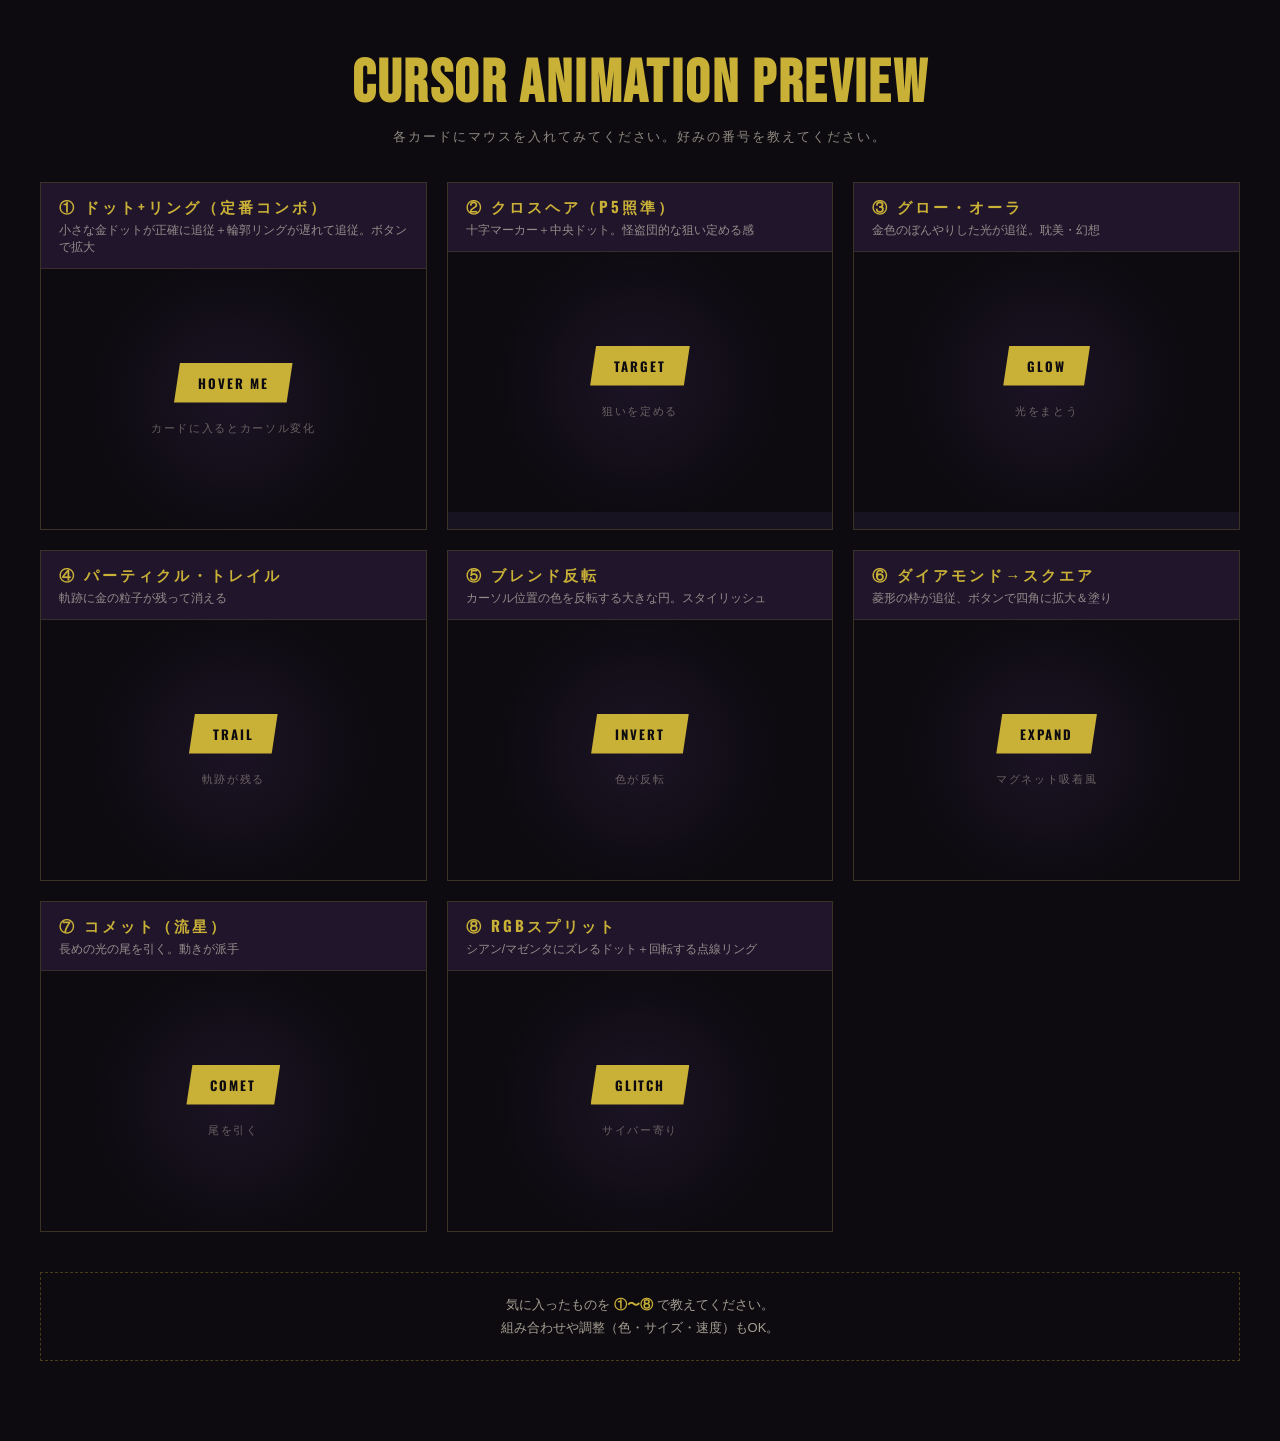
<file: cursor-preview.html>
<!DOCTYPE html>
<html lang="ja">
<head>
<meta charset="UTF-8">
<meta name="viewport" content="width=device-width, initial-scale=1">
<title>Cursor Animation Preview — STUDIO ARTS</title>
<link href="https://fonts.googleapis.com/css2?family=Bebas+Neue&family=Oswald:wght@500;700&family=Shippori+Mincho+B1:wght@700;800&family=Zen+Kaku+Gothic+New:wght@500;700;900&display=swap" rel="stylesheet">
<style>
:root {
  --red: #2D1B3D;
  --red-glow: #4A2D66;
  --black: #0D0B10;
  --black-soft: #171320;
  --off-white: #E5DBC9;
  --yellow: #C9B037;
  --cyan: #2de0ff;
  --pink: #ff2d6a;
}
* { box-sizing: border-box; margin: 0; padding: 0; }
body {
  background: var(--black);
  color: var(--off-white);
  font-family: "Zen Kaku Gothic New", sans-serif;
  padding: 48px 24px 80px;
  min-height: 100vh;
}
.page-head {
  max-width: 1200px;
  margin: 0 auto 36px;
  text-align: center;
}
.page-head h1 {
  font-family: "Bebas Neue", sans-serif;
  font-size: clamp(36px, 5vw, 60px);
  letter-spacing: 0.04em;
  color: var(--yellow);
}
.page-head p {
  margin-top: 8px;
  font-size: 13px;
  letter-spacing: 0.15em;
  color: rgba(229,219,201,0.6);
}
.grid {
  max-width: 1200px;
  margin: 0 auto;
  display: grid;
  gap: 20px;
  grid-template-columns: repeat(auto-fit, minmax(340px, 1fr));
}
.card {
  background: var(--black-soft);
  border: 1px solid rgba(201,176,55,0.2);
  overflow: hidden;
}
.card-head {
  padding: 12px 18px;
  background: rgba(45,27,61,0.4);
  border-bottom: 1px solid rgba(201,176,55,0.15);
}
.card-head h2 {
  font-family: "Oswald", sans-serif;
  font-size: 15px;
  letter-spacing: 0.2em;
  color: var(--yellow);
}
.card-head .desc {
  display: block;
  margin-top: 4px;
  font-size: 12px;
  color: rgba(229,219,201,0.6);
}
.stage {
  position: relative;
  height: 260px;
  overflow: hidden;
  background:
    radial-gradient(circle at 50% 50%, rgba(74,45,102,0.25), transparent 60%),
    var(--black);
  display: flex; align-items: center; justify-content: center;
  flex-direction: column; gap: 14px;
  cursor: none;
}
.stage .sample-btn {
  padding: 10px 24px;
  background: var(--yellow);
  color: var(--black);
  font-family: "Oswald", sans-serif;
  font-weight: 700;
  letter-spacing: 0.15em;
  font-size: 13px;
  border: none;
  clip-path: polygon(6px 0, 100% 0, calc(100% - 6px) 100%, 0 100%);
}
.stage .sample-link {
  color: var(--yellow);
  font-family: "Oswald", sans-serif;
  letter-spacing: 0.15em;
  font-size: 12px;
  text-decoration: underline;
}
.stage .hint {
  font-size: 11px;
  color: rgba(229,219,201,0.4);
  letter-spacing: 0.15em;
  margin-top: 4px;
}

/* Custom cursor elements — hidden until hover */
.c-dot, .c-ring, .c-crosshair, .c-glow, .c-square, .c-blend {
  position: absolute;
  pointer-events: none;
  top: 0; left: 0;
  opacity: 0;
  transition: opacity 0.2s, transform 0.15s cubic-bezier(0.2,0.9,0.2,1), width 0.2s, height 0.2s, background 0.2s;
  z-index: 10;
  transform: translate(-50%, -50%);
}
.stage.active .c-dot, .stage.active .c-ring, .stage.active .c-crosshair,
.stage.active .c-glow, .stage.active .c-square, .stage.active .c-blend { opacity: 1; }

/* =========================================================
   ① DOT + RING (classic)
========================================================= */
.stage-1 .c-dot {
  width: 8px; height: 8px;
  background: var(--yellow);
  border-radius: 50%;
  box-shadow: 0 0 10px var(--yellow);
}
.stage-1 .c-ring {
  width: 36px; height: 36px;
  border: 1.5px solid var(--yellow);
  border-radius: 50%;
  transition: opacity 0.2s, width 0.25s, height 0.25s, background 0.25s;
}
.stage-1.hover-btn .c-ring {
  width: 80px; height: 80px;
  background: rgba(201,176,55,0.2);
  border-color: var(--yellow);
}

/* =========================================================
   ② CROSSHAIR (P5)
========================================================= */
.stage-2 .c-crosshair {
  width: 50px; height: 50px;
}
.stage-2 .c-crosshair::before,
.stage-2 .c-crosshair::after {
  content: "";
  position: absolute;
  background: var(--yellow);
  box-shadow: 0 0 6px var(--yellow);
}
.stage-2 .c-crosshair::before {
  top: 50%; left: 0; width: 100%; height: 1px; transform: translateY(-50%);
}
.stage-2 .c-crosshair::after {
  left: 50%; top: 0; height: 100%; width: 1px; transform: translateX(-50%);
}
.stage-2 .c-dot {
  width: 6px; height: 6px;
  background: var(--yellow);
  border-radius: 50%;
  box-shadow: 0 0 8px var(--yellow);
}

/* =========================================================
   ③ GLOW AURA
========================================================= */
.stage-3 .c-glow {
  width: 140px; height: 140px;
  background: radial-gradient(circle, rgba(201,176,55,0.35) 0%, rgba(201,176,55,0.1) 40%, transparent 70%);
  border-radius: 50%;
  filter: blur(4px);
}
.stage-3 .c-dot {
  width: 6px; height: 6px;
  background: var(--yellow);
  border-radius: 50%;
}

/* =========================================================
   ④ PARTICLE TRAIL
========================================================= */
.stage-4 { /* uses JS canvas */ }

/* =========================================================
   ⑤ BLEND DIFFERENCE
========================================================= */
.stage-5 .c-blend {
  width: 80px; height: 80px;
  background: var(--off-white);
  border-radius: 50%;
  mix-blend-mode: difference;
  transition: opacity 0.2s, width 0.25s, height 0.25s;
}
.stage-5.hover-btn .c-blend { width: 140px; height: 140px; }

/* =========================================================
   ⑥ MAGNETIC SQUARE
========================================================= */
.stage-6 .c-square {
  width: 22px; height: 22px;
  border: 2px solid var(--yellow);
  transform: translate(-50%, -50%) rotate(45deg);
  transition: opacity 0.2s, width 0.25s, height 0.25s, background 0.25s, border-radius 0.25s;
}
.stage-6.hover-btn .c-square {
  width: 70px; height: 70px;
  background: rgba(201,176,55,0.25);
  border-radius: 6px;
}

/* =========================================================
   ⑦ COMET (tail)
========================================================= */
/* implemented via JS */

/* =========================================================
   ⑧ DUAL COLOR (RGB split P5)
========================================================= */
.stage-8 .c-dot {
  width: 10px; height: 10px;
  background: var(--off-white);
  border-radius: 50%;
  box-shadow:
    4px 0 0 var(--pink),
   -4px 0 0 var(--cyan);
}
.stage-8 .c-ring {
  width: 40px; height: 40px;
  border: 1.5px dashed var(--yellow);
  border-radius: 50%;
  animation: spin 4s linear infinite;
}
@keyframes spin { to { transform: translate(-50%,-50%) rotate(360deg); } }

.stage canvas {
  position: absolute; inset: 0; pointer-events: none;
}

.foot {
  max-width: 1200px;
  margin: 40px auto 0;
  padding: 20px;
  border: 1px dashed rgba(201,176,55,0.3);
  text-align: center;
  font-size: 13px;
  color: rgba(229,219,201,0.7);
  line-height: 1.8;
}
.foot strong { color: var(--yellow); }
</style>
</head>
<body>

<div class="page-head">
  <h1>CURSOR ANIMATION PREVIEW</h1>
  <p>各カードにマウスを入れてみてください。好みの番号を教えてください。</p>
</div>

<div class="grid">

  <!-- 1 -->
  <div class="card">
    <div class="card-head">
      <h2>① ドット+リング（定番コンボ）</h2>
      <span class="desc">小さな金ドットが正確に追従＋輪郭リングが遅れて追従。ボタンで拡大</span>
    </div>
    <div class="stage stage-1" data-stage="1">
      <div class="c-ring"></div>
      <div class="c-dot"></div>
      <button class="sample-btn">HOVER ME</button>
      <span class="hint">カードに入るとカーソル変化</span>
    </div>
  </div>

  <!-- 2 -->
  <div class="card">
    <div class="card-head">
      <h2>② クロスヘア（P5照準）</h2>
      <span class="desc">十字マーカー＋中央ドット。怪盗団的な狙い定める感</span>
    </div>
    <div class="stage stage-2" data-stage="2">
      <div class="c-crosshair"></div>
      <div class="c-dot"></div>
      <button class="sample-btn">TARGET</button>
      <span class="hint">狙いを定める</span>
    </div>
  </div>

  <!-- 3 -->
  <div class="card">
    <div class="card-head">
      <h2>③ グロー・オーラ</h2>
      <span class="desc">金色のぼんやりした光が追従。耽美・幻想</span>
    </div>
    <div class="stage stage-3" data-stage="3">
      <div class="c-glow"></div>
      <div class="c-dot"></div>
      <button class="sample-btn">GLOW</button>
      <span class="hint">光をまとう</span>
    </div>
  </div>

  <!-- 4 -->
  <div class="card">
    <div class="card-head">
      <h2>④ パーティクル・トレイル</h2>
      <span class="desc">軌跡に金の粒子が残って消える</span>
    </div>
    <div class="stage stage-4" data-stage="4">
      <canvas></canvas>
      <button class="sample-btn">TRAIL</button>
      <span class="hint">軌跡が残る</span>
    </div>
  </div>

  <!-- 5 -->
  <div class="card">
    <div class="card-head">
      <h2>⑤ ブレンド反転</h2>
      <span class="desc">カーソル位置の色を反転する大きな円。スタイリッシュ</span>
    </div>
    <div class="stage stage-5" data-stage="5">
      <div class="c-blend"></div>
      <button class="sample-btn">INVERT</button>
      <span class="hint">色が反転</span>
    </div>
  </div>

  <!-- 6 -->
  <div class="card">
    <div class="card-head">
      <h2>⑥ ダイアモンド→スクエア</h2>
      <span class="desc">菱形の枠が追従、ボタンで四角に拡大＆塗り</span>
    </div>
    <div class="stage stage-6" data-stage="6">
      <div class="c-square"></div>
      <button class="sample-btn">EXPAND</button>
      <span class="hint">マグネット吸着風</span>
    </div>
  </div>

  <!-- 7 -->
  <div class="card">
    <div class="card-head">
      <h2>⑦ コメット（流星）</h2>
      <span class="desc">長めの光の尾を引く。動きが派手</span>
    </div>
    <div class="stage stage-7" data-stage="7">
      <canvas></canvas>
      <button class="sample-btn">COMET</button>
      <span class="hint">尾を引く</span>
    </div>
  </div>

  <!-- 8 -->
  <div class="card">
    <div class="card-head">
      <h2>⑧ RGBスプリット</h2>
      <span class="desc">シアン/マゼンタにズレるドット＋回転する点線リング</span>
    </div>
    <div class="stage stage-8" data-stage="8">
      <div class="c-ring"></div>
      <div class="c-dot"></div>
      <button class="sample-btn">GLITCH</button>
      <span class="hint">サイバー寄り</span>
    </div>
  </div>

</div>

<div class="foot">
  気に入ったものを <strong>①〜⑧</strong> で教えてください。<br>
  組み合わせや調整（色・サイズ・速度）もOK。
</div>

<script>
// ========== Generic cursor follower for stages 1,2,3,5,6,8 ==========
document.querySelectorAll('.stage').forEach(stage => {
  const id = stage.dataset.stage;
  const dot = stage.querySelector('.c-dot');
  const ring = stage.querySelector('.c-ring');
  const ch = stage.querySelector('.c-crosshair');
  const glow = stage.querySelector('.c-glow');
  const sq = stage.querySelector('.c-square');
  const bl = stage.querySelector('.c-blend');

  let mx = 0, my = 0, rx = 0, ry = 0;

  stage.addEventListener('mouseenter', () => stage.classList.add('active'));
  stage.addEventListener('mouseleave', () => stage.classList.remove('active'));

  stage.addEventListener('mousemove', (e) => {
    const r = stage.getBoundingClientRect();
    mx = e.clientX - r.left;
    my = e.clientY - r.top;
    if (dot) dot.style.transform = `translate(${mx}px, ${my}px) translate(-50%, -50%)`;
    if (ch) ch.style.transform = `translate(${mx}px, ${my}px) translate(-50%, -50%)`;
    if (glow) glow.style.transform = `translate(${mx}px, ${my}px) translate(-50%, -50%)`;
    if (bl) bl.style.transform = `translate(${mx}px, ${my}px) translate(-50%, -50%)`;
  });

  // Ring with easing lag
  if (ring) {
    function animateRing() {
      rx += (mx - rx) * 0.18;
      ry += (my - ry) * 0.18;
      const extra = id === '8' ? 'rotate(var(--r,0deg))' : '';
      ring.style.transform = `translate(${rx}px, ${ry}px) translate(-50%, -50%)`;
      requestAnimationFrame(animateRing);
    }
    animateRing();
  }
  if (sq) {
    function animateSq() {
      rx += (mx - rx) * 0.2;
      ry += (my - ry) * 0.2;
      sq.style.transform = `translate(${rx}px, ${ry}px) translate(-50%, -50%) rotate(45deg)`;
      requestAnimationFrame(animateSq);
    }
    animateSq();
  }

  // Button hover detection for stages with expand
  const btn = stage.querySelector('.sample-btn');
  if (btn && (id === '1' || id === '5' || id === '6')) {
    btn.addEventListener('mouseenter', () => stage.classList.add('hover-btn'));
    btn.addEventListener('mouseleave', () => stage.classList.remove('hover-btn'));
  }
});

// ========== Particle trail (stage 4) ==========
(function particleTrail() {
  const stage = document.querySelector('.stage-4');
  const canvas = stage.querySelector('canvas');
  const ctx = canvas.getContext('2d');
  let particles = [];
  let active = false;
  function resize() {
    canvas.width = stage.clientWidth;
    canvas.height = stage.clientHeight;
  }
  resize(); window.addEventListener('resize', resize);
  stage.addEventListener('mouseenter', () => active = true);
  stage.addEventListener('mouseleave', () => active = false);
  stage.addEventListener('mousemove', (e) => {
    if (!active) return;
    const r = stage.getBoundingClientRect();
    const x = e.clientX - r.left, y = e.clientY - r.top;
    for (let i = 0; i < 2; i++) {
      particles.push({
        x, y,
        vx: (Math.random() - 0.5) * 0.8,
        vy: (Math.random() - 0.5) * 0.8 - 0.3,
        life: 60, age: 0,
        r: Math.random() * 2.5 + 1
      });
    }
  });
  function tick() {
    ctx.clearRect(0, 0, canvas.width, canvas.height);
    particles = particles.filter(p => p.age < p.life);
    particles.forEach(p => {
      p.x += p.vx; p.y += p.vy; p.age++;
      const a = 1 - (p.age / p.life);
      ctx.beginPath();
      ctx.fillStyle = `rgba(201, 176, 55, ${a})`;
      ctx.shadowColor = 'rgba(201, 176, 55, 1)';
      ctx.shadowBlur = 8;
      ctx.arc(p.x, p.y, p.r * a, 0, Math.PI * 2);
      ctx.fill();
    });
    requestAnimationFrame(tick);
  }
  tick();
})();

// ========== Comet (stage 7) ==========
(function comet() {
  const stage = document.querySelector('.stage-7');
  const canvas = stage.querySelector('canvas');
  const ctx = canvas.getContext('2d');
  let trail = [];
  let active = false;
  let mx = 0, my = 0;
  function resize() {
    canvas.width = stage.clientWidth;
    canvas.height = stage.clientHeight;
  }
  resize(); window.addEventListener('resize', resize);
  stage.addEventListener('mouseenter', () => active = true);
  stage.addEventListener('mouseleave', () => { active = false; trail = []; });
  stage.addEventListener('mousemove', (e) => {
    if (!active) return;
    const r = stage.getBoundingClientRect();
    mx = e.clientX - r.left; my = e.clientY - r.top;
  });
  function tick() {
    ctx.clearRect(0, 0, canvas.width, canvas.height);
    if (active) {
      trail.push({ x: mx, y: my });
      if (trail.length > 30) trail.shift();
      for (let i = 0; i < trail.length - 1; i++) {
        const a = i / trail.length;
        ctx.beginPath();
        ctx.strokeStyle = `rgba(201, 176, 55, ${a})`;
        ctx.lineWidth = a * 6;
        ctx.lineCap = 'round';
        ctx.shadowColor = 'rgba(201, 176, 55, 0.8)';
        ctx.shadowBlur = 12;
        ctx.moveTo(trail[i].x, trail[i].y);
        ctx.lineTo(trail[i+1].x, trail[i+1].y);
        ctx.stroke();
      }
      // head dot
      if (trail.length) {
        const h = trail[trail.length-1];
        ctx.beginPath();
        ctx.fillStyle = '#fff';
        ctx.shadowBlur = 16;
        ctx.arc(h.x, h.y, 4, 0, Math.PI * 2);
        ctx.fill();
      }
    }
    requestAnimationFrame(tick);
  }
  tick();
})();
</script>
</body>
</html>
</file>
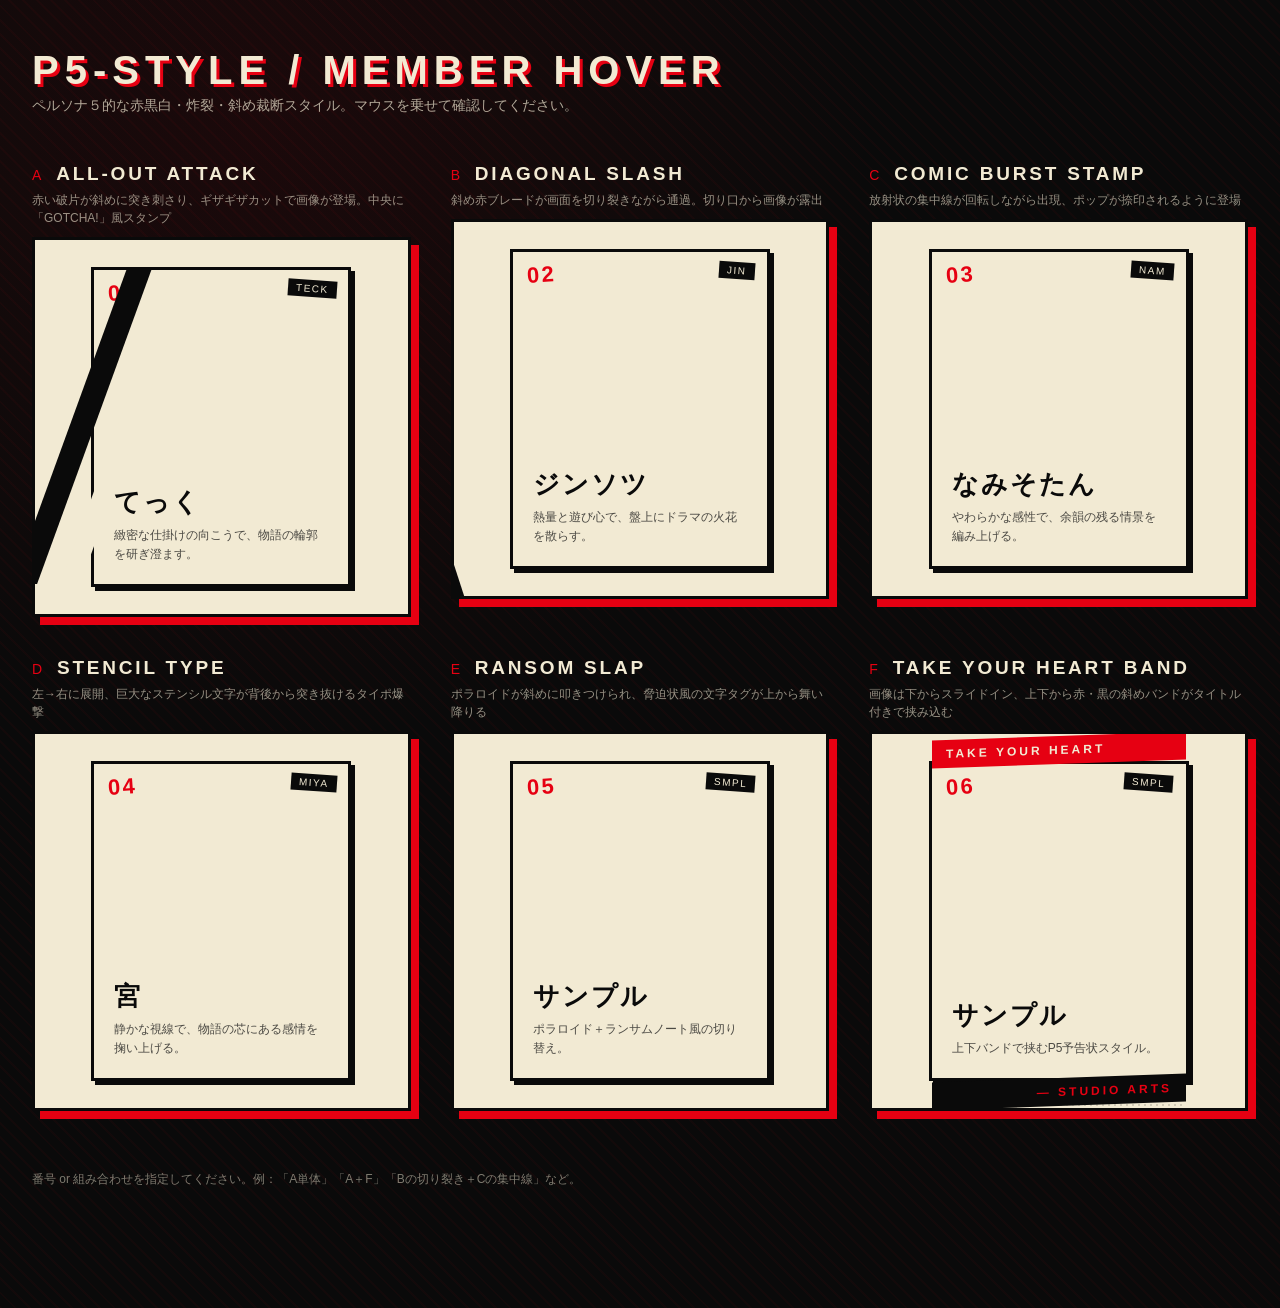
<file: member-hover-p5.html>
<!DOCTYPE html>
<html lang="ja">
<head>
<meta charset="UTF-8" />
<meta name="viewport" content="width=device-width,initial-scale=1" />
<title>Member Card Hover — P5 Style</title>
<style>
:root{
  --red:#E60012;
  --red-deep:#A80013;
  --black:#0A0A0A;
  --ink:#141414;
  --white:#F2EAD3;
  --yellow:#F5D547;
}
*{box-sizing:border-box;margin:0;padding:0}
body{
  background:var(--black);color:var(--white);
  font-family:'Noto Sans JP',sans-serif;
  min-height:100vh;padding:48px 32px 120px;
  background-image:
    repeating-linear-gradient(45deg,rgba(230,0,18,.04) 0 2px,transparent 2px 10px),
    radial-gradient(circle at 20% 10%,rgba(230,0,18,.08),transparent 40%);
}
h1{
  font-family:'Bebas Neue',sans-serif;letter-spacing:.15em;
  font-size:40px;color:var(--white);margin-bottom:4px;
  text-shadow:3px 3px 0 var(--red);
}
.lead{color:rgba(242,234,211,.7);margin-bottom:48px;font-size:14px}
.grid{display:grid;grid-template-columns:repeat(auto-fit,minmax(340px,1fr));gap:40px}
.demo{display:flex;flex-direction:column;gap:10px}
.demo-label{
  font-family:'Bebas Neue',sans-serif;letter-spacing:.2em;color:var(--red);
  font-size:14px;display:flex;align-items:baseline;gap:12px;
}
.demo-label b{color:var(--white);font-size:19px}
.demo-desc{font-size:12px;color:rgba(242,234,211,.6);margin-top:-4px;line-height:1.5}
.stage{
  position:relative;height:380px;
  background:var(--white);
  border:3px solid var(--black);
  box-shadow:8px 8px 0 var(--red);
  display:flex;align-items:center;justify-content:center;
  overflow:hidden;
}
.card{
  position:relative;width:260px;height:320px;
  background:var(--white);
  border:3px solid var(--black);
  padding:20px;display:flex;flex-direction:column;justify-content:flex-end;
  cursor:pointer;
  transition:transform .25s cubic-bezier(.3,1.5,.5,1);
  box-shadow:4px 4px 0 var(--black);
}
.card:hover{transform:translate(-2px,-2px) rotate(-1deg);box-shadow:8px 8px 0 var(--red)}
.card h3{
  font-family:'Bebas Neue',sans-serif;letter-spacing:.08em;
  font-size:26px;color:var(--black);margin-bottom:6px;font-weight:900;
}
.card p{font-size:12px;color:rgba(20,20,20,.75);line-height:1.6}
.card .no{
  position:absolute;top:10px;left:14px;
  font-family:'Bebas Neue',sans-serif;font-weight:900;
  color:var(--red);font-size:22px;letter-spacing:.1em;
  transform:rotate(-4deg);
}
.card .tag{
  position:absolute;top:10px;right:12px;
  background:var(--black);color:var(--white);
  font-family:'Bebas Neue',sans-serif;letter-spacing:.15em;
  font-size:10px;padding:3px 8px;transform:rotate(4deg);
}
.reveal{
  position:absolute;inset:0;overflow:hidden;
  pointer-events:none;
}
.reveal .img{
  position:absolute;inset:0;
  background-image:url('https://images.unsplash.com/photo-1509909756405-be0199881695?w=700');
  background-size:cover;background-position:center;
  filter:contrast(1.3) saturate(1.2);
}
.reveal .img::after{
  content:'';position:absolute;inset:0;
  background:linear-gradient(180deg,transparent 30%,rgba(10,10,10,.9));
}
.reveal .bio{
  position:absolute;left:18px;right:18px;bottom:16px;z-index:3;color:var(--white);
}
.reveal .bio .tag{
  position:static;display:inline-block;background:var(--red);color:var(--white);
  font-family:'Bebas Neue',sans-serif;letter-spacing:.2em;font-size:10px;
  padding:3px 10px;transform:skewX(-12deg);margin-bottom:8px;
}
.reveal .bio h4{
  font-family:'Bebas Neue',sans-serif;letter-spacing:.06em;font-size:24px;
  font-weight:900;margin-bottom:4px;
  text-shadow:2px 2px 0 var(--red);
}
.reveal .bio .txt{font-size:11px;line-height:1.6;color:rgba(255,255,255,.9)}

/* Halftone overlay reusable */
.halftone{
  position:absolute;inset:0;z-index:2;pointer-events:none;
  background-image:radial-gradient(circle,var(--black) 1px,transparent 1.4px);
  background-size:6px 6px;
  opacity:.15;mix-blend-mode:multiply;
}

/* ============ A. ALL-OUT ATTACK SHATTER ============ */
.a .reveal{
  clip-path:polygon(
    0 0,50% 0,45% 50%,55% 50%,50% 100%,0 100%,
    0 0
  );
  transform:translateX(-110%);
  transition:transform .45s cubic-bezier(.7,.05,.2,1);
}
.a:hover .reveal{transform:translateX(0)}
.a .shard{
  position:absolute;background:var(--red);
  pointer-events:none;z-index:4;
  transform:translateX(-200%) skewX(-20deg);
  transition:transform .5s cubic-bezier(.7,.05,.2,1);
}
.a:hover .shard{transform:translateX(0) skewX(-20deg)}
.a .s1{top:0;left:-20%;width:30%;height:100%;}
.a .s2{top:0;left:10%;width:10%;height:100%;background:var(--black);transition-delay:.05s}
.a .s3{top:0;left:25%;width:8%;height:100%;background:var(--white);transition-delay:.1s}
.a .bang{
  position:absolute;top:50%;left:50%;transform:translate(-50%,-50%) scale(0) rotate(-15deg);
  background:var(--red);color:var(--white);
  font-family:'Bebas Neue',sans-serif;font-weight:900;letter-spacing:.05em;
  font-size:42px;padding:8px 22px;z-index:5;
  clip-path:polygon(5% 0,100% 10%,95% 100%,0 90%);
  transition:transform .35s .25s cubic-bezier(.3,1.7,.5,1);
  text-shadow:3px 3px 0 var(--black);
  white-space:nowrap;
}
.a:hover .bang{transform:translate(-50%,-50%) scale(1) rotate(-8deg)}
.a .card:hover > *:not(.reveal):not(.shard):not(.bang){opacity:0;transition:opacity .15s}

/* ============ B. DIAGONAL SLASH CUT ============ */
.b .reveal{
  clip-path:polygon(-10% -10%,-10% -10%,-10% -10%,-10% -10%);
  transition:clip-path .55s cubic-bezier(.7,.05,.2,1);
}
.b:hover .reveal{
  clip-path:polygon(-10% -10%,110% -10%,110% 110%,-10% 110%);
}
.b .slash{
  position:absolute;top:-20%;left:-40%;
  width:60%;height:140%;background:var(--red);
  transform:rotate(-18deg) translateX(-120%);
  transition:transform .45s cubic-bezier(.7,.05,.2,1);
  z-index:4;
}
.b:hover .slash{transform:rotate(-18deg) translateX(280%)}
.b .slash2{
  position:absolute;top:-20%;left:-40%;
  width:12%;height:140%;background:var(--black);
  transform:rotate(-18deg) translateX(-120%);
  transition:transform .45s .08s cubic-bezier(.7,.05,.2,1);
  z-index:4;
}
.b:hover .slash2{transform:rotate(-18deg) translateX(320%)}
.b .card:hover > *:not(.reveal):not(.slash):not(.slash2){opacity:0;transition:opacity .2s .1s}

/* ============ C. COMIC STAMP BURST ============ */
.c .reveal{
  opacity:0;transform:scale(.4) rotate(-8deg);
  transition:opacity .3s,transform .45s cubic-bezier(.3,1.6,.5,1);
  transform-origin:20% 20%;
}
.c:hover .reveal{opacity:1;transform:scale(1) rotate(0)}
.c .burst{
  position:absolute;top:-30px;left:-30px;width:140%;height:140%;
  background:
    conic-gradient(from 0deg,
      var(--red) 0deg 15deg,transparent 15deg 30deg,
      var(--red) 30deg 45deg,transparent 45deg 60deg,
      var(--red) 60deg 75deg,transparent 75deg 90deg,
      var(--red) 90deg 105deg,transparent 105deg 120deg,
      var(--red) 120deg 135deg,transparent 135deg 150deg,
      var(--red) 150deg 165deg,transparent 165deg 180deg,
      var(--red) 180deg 195deg,transparent 195deg 210deg,
      var(--red) 210deg 225deg,transparent 225deg 240deg,
      var(--red) 240deg 255deg,transparent 255deg 270deg,
      var(--red) 270deg 285deg,transparent 285deg 300deg,
      var(--red) 300deg 315deg,transparent 315deg 330deg,
      var(--red) 330deg 345deg,transparent 345deg 360deg);
  opacity:0;transform:scale(0) rotate(0);z-index:0;
  transition:opacity .35s,transform .5s cubic-bezier(.3,1.4,.5,1);
  filter:blur(.3px);
}
.c:hover .burst{opacity:.85;transform:scale(1) rotate(90deg)}
.c .bang{
  position:absolute;top:30px;right:18px;z-index:5;
  background:var(--yellow);color:var(--black);
  font-family:'Bebas Neue',sans-serif;font-weight:900;letter-spacing:.05em;
  font-size:22px;padding:6px 14px;
  clip-path:polygon(8% 0,100% 0,92% 100%,0 100%);
  transform:scale(0) rotate(20deg);
  transition:transform .3s .2s cubic-bezier(.3,1.8,.5,1);
  border:2px solid var(--black);
}
.c:hover .bang{transform:scale(1) rotate(8deg)}
.c .card:hover > *:not(.reveal):not(.burst):not(.bang){opacity:0;transition:opacity .2s}

/* ============ D. STENCIL TYPE REVEAL ============ */
.d .reveal{
  opacity:1;
  clip-path:polygon(0 0,0 0,0 100%,0 100%);
  transition:clip-path .45s cubic-bezier(.6,.05,.2,1);
}
.d:hover .reveal{clip-path:polygon(0 0,100% 0,100% 100%,0 100%)}
.d .stencil{
  position:absolute;inset:0;z-index:5;pointer-events:none;
  display:flex;align-items:center;justify-content:center;
  overflow:hidden;
}
.d .stencil span{
  font-family:'Bebas Neue',sans-serif;font-weight:900;
  font-size:140px;letter-spacing:-.04em;line-height:.85;
  color:var(--red);opacity:0;
  transform:translateX(-40px) skewX(-8deg);
  transition:opacity .3s .2s,transform .4s .2s cubic-bezier(.3,1.3,.5,1);
  -webkit-text-stroke:2px var(--black);
  text-shadow:4px 4px 0 var(--black);
  mix-blend-mode:normal;
}
.d:hover .stencil span{opacity:1;transform:translateX(0) skewX(-8deg)}
.d .card:hover > *:not(.reveal):not(.stencil){opacity:0;transition:opacity .2s}

/* ============ E. RANSOM POLAROID SLAP ============ */
.e .reveal{
  opacity:0;
  transform:translate(-30%,-30%) rotate(-20deg) scale(.5);
  transition:opacity .2s,transform .4s cubic-bezier(.3,1.7,.5,1);
  border:6px solid var(--white);
  box-shadow:6px 6px 0 var(--black),10px 10px 0 var(--red);
}
.e:hover .reveal{opacity:1;transform:translate(0,0) rotate(-3deg) scale(1)}
.e .ransom{
  position:absolute;top:12px;left:12px;right:12px;z-index:5;
  display:flex;flex-wrap:wrap;gap:2px;
  opacity:0;transform:translateY(-20px);
  transition:opacity .25s .3s,transform .3s .3s;
}
.e:hover .ransom{opacity:1;transform:translateY(0)}
.e .ransom span{
  display:inline-block;padding:2px 6px;
  font-family:'Bebas Neue',sans-serif;font-weight:900;
  font-size:18px;line-height:1;
}
.e .ransom span:nth-child(1){background:var(--red);color:var(--white);transform:rotate(-4deg)}
.e .ransom span:nth-child(2){background:var(--white);color:var(--black);transform:rotate(3deg)}
.e .ransom span:nth-child(3){background:var(--black);color:var(--white);transform:rotate(-2deg)}
.e .ransom span:nth-child(4){background:var(--yellow);color:var(--black);transform:rotate(5deg)}
.e .card:hover > h3,.e .card:hover > p,.e .card:hover > .no,.e .card:hover > .tag{opacity:0;transition:opacity .2s}

/* ============ F. TAKE YOUR HEART (dual slide + mask) ============ */
.f{position:relative}
.f .reveal{
  clip-path:polygon(0 0,100% 0,100% 100%,0 100%);
  opacity:1;
  transform:translateY(100%);
  transition:transform .5s cubic-bezier(.7,.05,.2,1);
}
.f:hover .reveal{transform:translateY(0)}
.f .topband{
  position:absolute;top:0;left:0;right:0;height:28px;
  background:var(--red);z-index:4;
  transform:translateY(-100%) skewY(-2deg);
  transition:transform .3s cubic-bezier(.7,.05,.2,1);
  display:flex;align-items:center;padding:0 14px;
  font-family:'Bebas Neue',sans-serif;letter-spacing:.25em;
  color:var(--white);font-size:12px;font-weight:900;
}
.f:hover .topband{transform:translateY(0) skewY(-2deg)}
.f .botband{
  position:absolute;bottom:0;left:0;right:0;height:28px;
  background:var(--black);z-index:4;
  transform:translateY(100%) skewY(-2deg);
  transition:transform .3s .05s cubic-bezier(.7,.05,.2,1);
  display:flex;align-items:center;justify-content:flex-end;padding:0 14px;
  font-family:'Bebas Neue',sans-serif;letter-spacing:.25em;
  color:var(--red);font-size:12px;font-weight:900;
}
.f:hover .botband{transform:translateY(0) skewY(-2deg)}
.f .card:hover > *:not(.reveal):not(.topband):not(.botband){opacity:0;transition:opacity .2s}

</style>
</head>
<body>

<h1>P5-STYLE / MEMBER HOVER</h1>
<p class="lead">ペルソナ５的な赤黒白・炸裂・斜め裁断スタイル。マウスを乗せて確認してください。</p>

<div class="grid">

  <!-- A -->
  <div class="demo a">
    <div class="demo-label">A <b>ALL-OUT ATTACK</b></div>
    <div class="demo-desc">赤い破片が斜めに突き刺さり、ギザギザカットで画像が登場。中央に「GOTCHA!」風スタンプ</div>
    <div class="stage">
      <div class="card">
        <span class="no">01</span><span class="tag">TECK</span>
        <h3>てっく</h3>
        <p>緻密な仕掛けの向こうで、物語の輪郭を研ぎ澄ます。</p>
        <div class="shard s1"></div><div class="shard s2"></div><div class="shard s3"></div>
        <div class="reveal">
          <div class="img"></div><div class="halftone"></div>
          <div class="bio">
            <span class="tag">MEMBER 01</span>
            <h4>TECK</h4>
            <div class="txt">構造の緻密さと演出のキレ。頭脳派の視点で物語を組む。</div>
          </div>
        </div>
        <div class="bang">SHOWTIME!</div>
      </div>
    </div>
  </div>

  <!-- B -->
  <div class="demo b">
    <div class="demo-label">B <b>DIAGONAL SLASH</b></div>
    <div class="demo-desc">斜め赤ブレードが画面を切り裂きながら通過。切り口から画像が露出</div>
    <div class="stage">
      <div class="card">
        <span class="no">02</span><span class="tag">JIN</span>
        <h3>ジンソツ</h3>
        <p>熱量と遊び心で、盤上にドラマの火花を散らす。</p>
        <div class="slash"></div><div class="slash2"></div>
        <div class="reveal">
          <div class="img"></div><div class="halftone"></div>
          <div class="bio">
            <span class="tag">MEMBER 02</span>
            <h4>JINSOTSU</h4>
            <div class="txt">熱量と遊び心。場の温度を上げる推進力。</div>
          </div>
        </div>
      </div>
    </div>
  </div>

  <!-- C -->
  <div class="demo c">
    <div class="demo-label">C <b>COMIC BURST STAMP</b></div>
    <div class="demo-desc">放射状の集中線が回転しながら出現、ポップが捺印されるように登場</div>
    <div class="stage">
      <div class="card">
        <div class="burst"></div>
        <span class="no">03</span><span class="tag">NAM</span>
        <h3>なみそたん</h3>
        <p>やわらかな感性で、余韻の残る情景を編み上げる。</p>
        <div class="reveal">
          <div class="img"></div><div class="halftone"></div>
          <div class="bio">
            <span class="tag">MEMBER 03</span>
            <h4>NAMISO</h4>
            <div class="txt">余韻と情感。静かに確かな筆致で情景を立ち上げる。</div>
          </div>
        </div>
        <div class="bang">POP!</div>
      </div>
    </div>
  </div>

  <!-- D -->
  <div class="demo d">
    <div class="demo-label">D <b>STENCIL TYPE</b></div>
    <div class="demo-desc">左→右に展開、巨大なステンシル文字が背後から突き抜けるタイポ爆撃</div>
    <div class="stage">
      <div class="card">
        <span class="no">04</span><span class="tag">MIYA</span>
        <h3>宮</h3>
        <p>静かな視線で、物語の芯にある感情を掬い上げる。</p>
        <div class="reveal">
          <div class="img"></div><div class="halftone"></div>
          <div class="bio">
            <span class="tag">MEMBER 04</span>
            <h4>MIYA</h4>
            <div class="txt">静けさの奥の情動。核に迫る研ぎ澄まされた眼差し。</div>
          </div>
        </div>
        <div class="stencil"><span>04</span></div>
      </div>
    </div>
  </div>

  <!-- E -->
  <div class="demo e">
    <div class="demo-label">E <b>RANSOM SLAP</b></div>
    <div class="demo-desc">ポラロイドが斜めに叩きつけられ、脅迫状風の文字タグが上から舞い降りる</div>
    <div class="stage">
      <div class="card">
        <span class="no">05</span><span class="tag">SMPL</span>
        <h3>サンプル</h3>
        <p>ポラロイド＋ランサムノート風の切り替え。</p>
        <div class="reveal">
          <div class="img"></div><div class="halftone"></div>
          <div class="bio">
            <span class="tag">MEMBER XX</span>
            <h4>SAMPLE</h4>
            <div class="txt">叩きつけられるポラロイドと脅迫状。</div>
          </div>
        </div>
        <div class="ransom"><span>TAKE</span><span>YOUR</span><span>HEART</span><span>!</span></div>
      </div>
    </div>
  </div>

  <!-- F -->
  <div class="demo f">
    <div class="demo-label">F <b>TAKE YOUR HEART BAND</b></div>
    <div class="demo-desc">画像は下からスライドイン、上下から赤・黒の斜めバンドがタイトル付きで挟み込む</div>
    <div class="stage">
      <div class="card">
        <span class="no">06</span><span class="tag">SMPL</span>
        <h3>サンプル</h3>
        <p>上下バンドで挟むP5予告状スタイル。</p>
        <div class="reveal">
          <div class="img"></div><div class="halftone"></div>
          <div class="bio">
            <span class="tag">MEMBER XX</span>
            <h4>SAMPLE</h4>
            <div class="txt">予告状ルックで情報を挟み込む。</div>
          </div>
        </div>
        <div class="topband">TAKE YOUR HEART</div>
        <div class="botband">— STUDIO ARTS</div>
      </div>
    </div>
  </div>

</div>

<p style="margin-top:60px;color:rgba(242,234,211,.5);font-size:12px">
  番号 or 組み合わせを指定してください。例：「A単体」「A＋F」「Bの切り裂き＋Cの集中線」など。
</p>

</body>
</html>
</file>
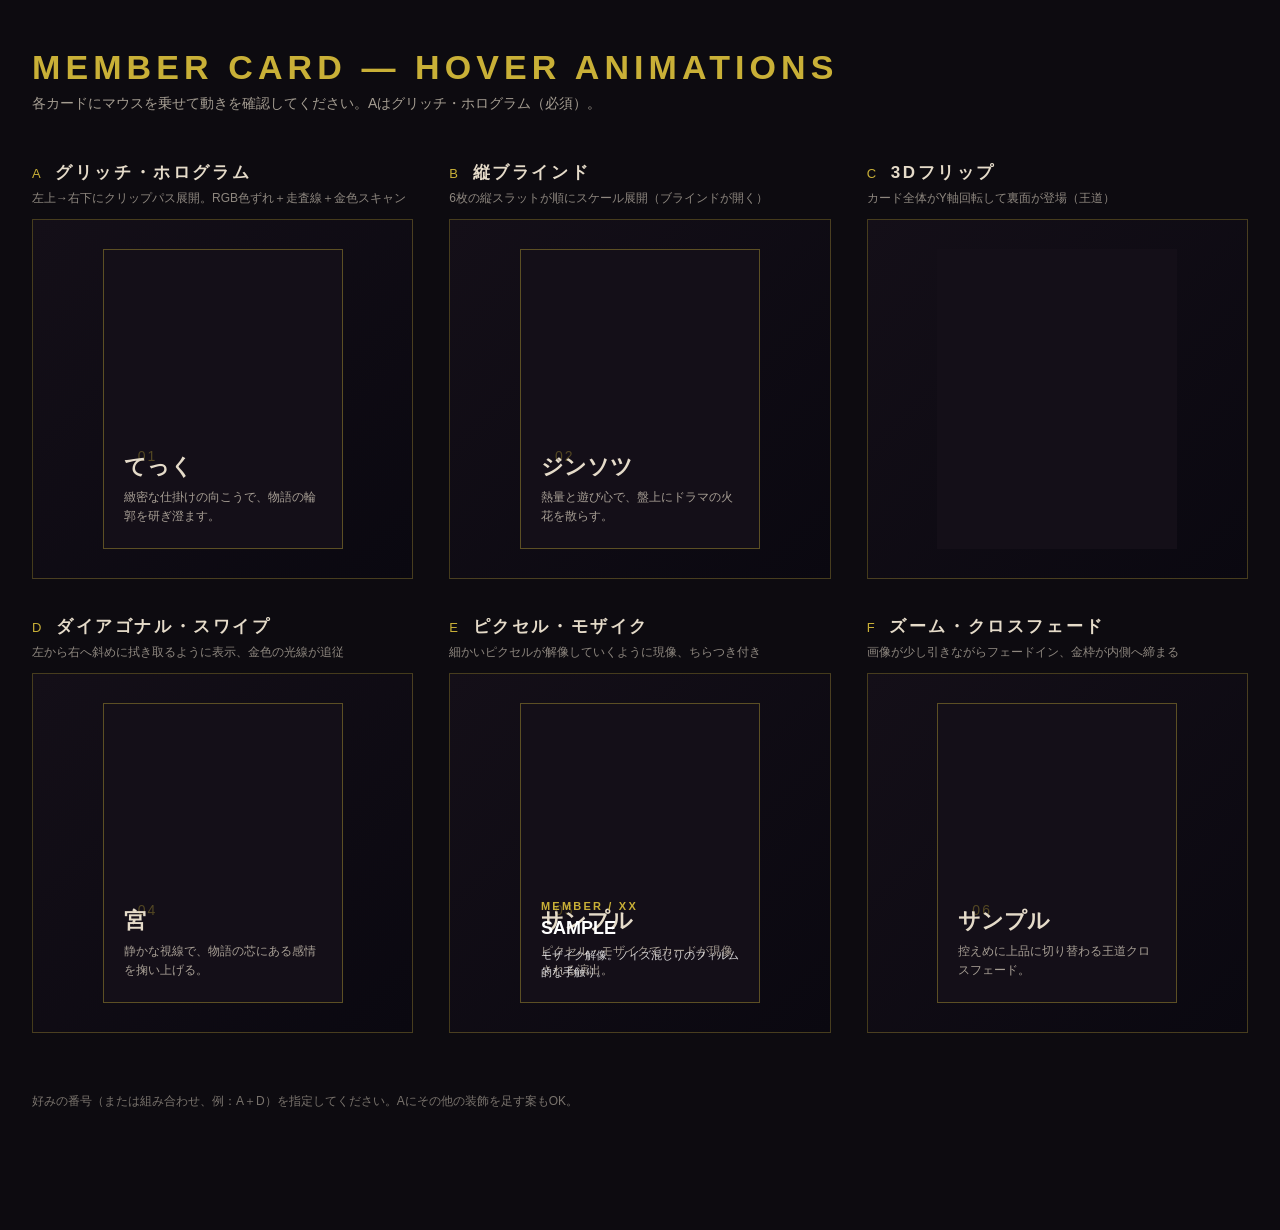
<file: member-hover-preview.html>
<!DOCTYPE html>
<html lang="ja">
<head>
<meta charset="UTF-8" />
<meta name="viewport" content="width=device-width,initial-scale=1" />
<title>Member Card Hover — Animation Preview</title>
<style>
:root{
  --bg:#0D0B10; --ink:#E5DBC9; --gold:#C9B037; --red:#B91C1C; --violet:#2D1B3D;
  --font-en:'Bebas Neue','Oswald',sans-serif;
  --font-jp:'Noto Sans JP',sans-serif;
}
*{box-sizing:border-box;margin:0;padding:0}
body{
  background:var(--bg);color:var(--ink);font-family:var(--font-jp);
  min-height:100vh;padding:48px 32px 120px;
}
h1{font-family:var(--font-en);letter-spacing:.15em;font-size:34px;color:var(--gold);margin-bottom:8px}
.lead{color:rgba(229,219,201,.7);margin-bottom:48px;font-size:14px}
.grid{display:grid;grid-template-columns:repeat(auto-fit,minmax(320px,1fr));gap:36px}
.demo{display:flex;flex-direction:column;gap:12px}
.demo-label{
  font-family:var(--font-en);letter-spacing:.2em;color:var(--gold);font-size:13px;
  display:flex;align-items:baseline;gap:12px;
}
.demo-label b{color:var(--ink);font-size:17px}
.demo-desc{font-size:12px;color:rgba(229,219,201,.6);margin-top:-6px}
.stage{
  position:relative;height:360px;border:1px solid rgba(201,176,55,.3);
  background:linear-gradient(135deg,#140f18,#0a0810);
  display:flex;align-items:center;justify-content:center;
  overflow:hidden;
}
.card{
  position:relative;width:240px;height:300px;
  border:1px solid rgba(201,176,55,.4);
  background:#140f18;
  padding:22px 20px;display:flex;flex-direction:column;justify-content:flex-end;
  cursor:pointer;transition:transform .4s cubic-bezier(.2,.9,.2,1),box-shadow .4s;
}
.card:hover{transform:translateY(-4px);box-shadow:0 16px 50px rgba(201,176,55,.2)}
.card h3{font-family:var(--font-jp);font-size:22px;color:var(--ink);margin-bottom:6px;font-weight:700}
.card p{font-size:12px;color:rgba(229,219,201,.7);line-height:1.6}
.card .no{
  position:absolute;top:12px;left:14px;font-family:var(--font-en);
  color:var(--gold);opacity:.35;font-size:14px;letter-spacing:.15em;
}

/* Reveal overlay shared */
.reveal-layer{
  position:absolute;inset:0;overflow:hidden;
  pointer-events:none;opacity:0;
}
.reveal-layer .img{
  position:absolute;inset:0;
  background-image:url('https://images.unsplash.com/photo-1509909756405-be0199881695?w=600');
  background-size:cover;background-position:center;
  filter:grayscale(.2) contrast(1.1);
}
.reveal-layer .img::after{
  content:'';position:absolute;inset:0;
  background:linear-gradient(to top,rgba(10,8,14,.95) 0%,rgba(10,8,14,.35) 50%,rgba(10,8,14,.1) 100%);
}
.reveal-layer .bio{
  position:absolute;left:20px;right:20px;bottom:20px;z-index:2;
}
.reveal-layer .bio h4{
  font-family:var(--font-en);letter-spacing:.2em;color:var(--gold);
  font-size:11px;margin-bottom:6px;
}
.reveal-layer .bio .name{font-size:18px;font-weight:700;color:#fff;margin-bottom:8px}
.reveal-layer .bio .txt{font-size:11px;line-height:1.6;color:rgba(255,255,255,.85)}

/* ============ A. GLITCH HOLOGRAM (top-left → bottom-right) ============ */
.a .reveal-layer{
  clip-path:polygon(0 0,0 0,0 0,0 0);
  opacity:1;
  transition:clip-path .7s cubic-bezier(.7,.05,.2,1);
}
.a:hover .reveal-layer{
  clip-path:polygon(0 0,100% 0,100% 100%,0 100%);
  animation:glitchJitter .7s steps(6);
}
.a .reveal-layer .img{
  filter:grayscale(.2) contrast(1.15) hue-rotate(0deg);
}
.a:hover .reveal-layer .img{animation:rgbSplit .6s steps(5)}
.a .reveal-layer::before{
  content:'';position:absolute;inset:0;z-index:3;pointer-events:none;
  background:repeating-linear-gradient(
    to bottom,
    transparent 0 2px,
    rgba(0,255,220,.06) 2px 3px,
    transparent 3px 5px
  );
  mix-blend-mode:screen;
}
.a .reveal-layer::after{
  content:'';position:absolute;inset:0;z-index:4;pointer-events:none;
  background:linear-gradient(120deg,transparent 40%,rgba(201,176,55,.18) 50%,transparent 60%);
  opacity:0;
}
.a:hover .reveal-layer::after{animation:scanSweep .7s linear}
@keyframes glitchJitter{
  0%{transform:translate(0)}
  20%{transform:translate(-3px,2px)}
  40%{transform:translate(2px,-1px)}
  60%{transform:translate(-1px,3px)}
  80%{transform:translate(3px,0)}
  100%{transform:translate(0)}
}
@keyframes rgbSplit{
  0%{filter:grayscale(.2) contrast(1.15)}
  20%{filter:grayscale(.2) contrast(1.15) hue-rotate(25deg) saturate(1.8)}
  40%{filter:grayscale(.2) contrast(1.15) hue-rotate(-15deg)}
  60%{filter:grayscale(.2) contrast(1.15) hue-rotate(10deg) saturate(1.4)}
  100%{filter:grayscale(.2) contrast(1.15)}
}
@keyframes scanSweep{
  0%{opacity:0;transform:translateX(-100%)}
  40%{opacity:1}
  100%{opacity:0;transform:translateX(100%)}
}
.a .card:hover h3,.a .card:hover p,.a .card:hover .no{opacity:0;transition:opacity .2s}

/* ============ B. VERTICAL BLINDS ============ */
.b .reveal-layer{opacity:1;display:grid;grid-template-columns:repeat(6,1fr)}
.b .reveal-layer .slat{
  position:relative;overflow:hidden;
  transform:scaleY(0);transform-origin:top;
  transition:transform .55s cubic-bezier(.7,.05,.2,1);
}
.b .reveal-layer .slat .img{
  position:absolute;inset:0;width:600%;
  background-image:url('https://images.unsplash.com/photo-1509909756405-be0199881695?w=600');
  background-size:cover;background-position:center;
  filter:grayscale(.2) contrast(1.1);
}
.b .reveal-layer .slat:nth-child(1) .img{left:0}
.b .reveal-layer .slat:nth-child(2) .img{left:-100%}
.b .reveal-layer .slat:nth-child(3) .img{left:-200%}
.b .reveal-layer .slat:nth-child(4) .img{left:-300%}
.b .reveal-layer .slat:nth-child(5) .img{left:-400%}
.b .reveal-layer .slat:nth-child(6) .img{left:-500%}
.b:hover .reveal-layer .slat{transform:scaleY(1)}
.b:hover .reveal-layer .slat:nth-child(1){transition-delay:0s}
.b:hover .reveal-layer .slat:nth-child(2){transition-delay:.05s}
.b:hover .reveal-layer .slat:nth-child(3){transition-delay:.1s}
.b:hover .reveal-layer .slat:nth-child(4){transition-delay:.15s}
.b:hover .reveal-layer .slat:nth-child(5){transition-delay:.2s}
.b:hover .reveal-layer .slat:nth-child(6){transition-delay:.25s}
.b .card:hover h3,.b .card:hover p,.b .card:hover .no{opacity:0;transition:opacity .3s .3s}

/* ============ C. 3D CARD FLIP ============ */
.c .card{perspective:1200px;padding:0;background:transparent;border:none}
.c .card-inner{
  position:relative;width:100%;height:100%;
  transition:transform .7s cubic-bezier(.6,.05,.2,1);
  transform-style:preserve-3d;
}
.c .card:hover .card-inner{transform:rotateY(180deg)}
.c .front,.c .back{
  position:absolute;inset:0;backface-visibility:hidden;
  border:1px solid rgba(201,176,55,.4);background:#140f18;
  padding:22px 20px;
}
.c .front{display:flex;flex-direction:column;justify-content:flex-end}
.c .back{transform:rotateY(180deg);overflow:hidden}
.c .back .img{
  position:absolute;inset:0;
  background-image:url('https://images.unsplash.com/photo-1509909756405-be0199881695?w=600');
  background-size:cover;background-position:center;
  filter:grayscale(.2) contrast(1.1);
}
.c .back .img::after{
  content:'';position:absolute;inset:0;
  background:linear-gradient(to top,rgba(10,8,14,.95),rgba(10,8,14,.2));
}
.c .back .bio{position:absolute;left:20px;right:20px;bottom:20px;z-index:2}
.c .back .bio h4{font-family:var(--font-en);letter-spacing:.2em;color:var(--gold);font-size:11px;margin-bottom:6px}
.c .back .bio .name{font-size:18px;font-weight:700;color:#fff;margin-bottom:8px}
.c .back .bio .txt{font-size:11px;line-height:1.6;color:rgba(255,255,255,.85)}

/* ============ D. DIAGONAL SWIPE ============ */
.d .reveal-layer{
  opacity:1;
  clip-path:polygon(-20% 0,-20% 0,-20% 0,-20% 0);
  transition:clip-path .6s cubic-bezier(.7,.05,.2,1);
}
.d:hover .reveal-layer{
  clip-path:polygon(-20% 0,120% 0,120% 100%,-20% 100%);
}
.d .reveal-layer::before{
  content:'';position:absolute;top:0;bottom:0;width:40px;
  background:linear-gradient(90deg,transparent,var(--gold),transparent);
  left:-60px;z-index:5;opacity:0;transform:skewX(-20deg);
}
.d:hover .reveal-layer::before{animation:diagSweep .6s}
@keyframes diagSweep{
  0%{left:-60px;opacity:1}
  100%{left:calc(100% + 60px);opacity:0}
}
.d .card:hover h3,.d .card:hover p,.d .card:hover .no{opacity:0;transition:opacity .2s}

/* ============ E. PIXEL MOSAIC DISSOLVE ============ */
.e .reveal-layer{opacity:1}
.e .reveal-layer .img{
  opacity:0;
  mask-image:
    radial-gradient(circle at 10% 10%,#000 2px,transparent 3px),
    radial-gradient(circle at 30% 20%,#000 2px,transparent 3px),
    radial-gradient(circle at 70% 15%,#000 2px,transparent 3px),
    radial-gradient(circle at 90% 40%,#000 2px,transparent 3px);
  mask-size:14px 14px;
  transition:opacity .6s;
}
.e:hover .reveal-layer .img{
  opacity:1;
  animation:pixelDissolve .65s steps(8) forwards;
}
@keyframes pixelDissolve{
  0%{mask-size:2px 2px}
  100%{mask-size:100% 100%}
}
.e .reveal-layer::before{
  content:'';position:absolute;inset:0;z-index:3;
  background:repeating-conic-gradient(from 0deg at 50% 50%,rgba(201,176,55,.1) 0deg 2deg,transparent 2deg 8deg);
  opacity:0;mix-blend-mode:overlay;
}
.e:hover .reveal-layer::before{animation:flickerIn .6s}
@keyframes flickerIn{
  0%,20%,40%{opacity:0}
  10%,30%,50%{opacity:1}
  100%{opacity:0}
}
.e .card:hover h3,.e .card:hover p,.e .card:hover .no{opacity:0;transition:opacity .2s}

/* ============ F. ZOOM CROSSFADE ============ */
.f .reveal-layer{
  opacity:0;transform:scale(1.15);
  transition:opacity .5s ease,transform .7s cubic-bezier(.2,.9,.2,1);
}
.f:hover .reveal-layer{opacity:1;transform:scale(1)}
.f .card:hover h3,.f .card:hover p,.f .card:hover .no{opacity:0;transition:opacity .35s}
.f .reveal-layer::after{
  content:'';position:absolute;inset:0;border:1px solid var(--gold);
  opacity:0;transform:scale(.92);
  transition:opacity .4s .15s,transform .4s .15s;
  z-index:3;pointer-events:none;
}
.f:hover .reveal-layer::after{opacity:.7;transform:scale(1)}

/* ============ Shared hiding ============ */
.card > h3,.card > p,.card > .no{transition:opacity .3s;position:relative;z-index:1}
</style>
</head>
<body>

<h1>MEMBER CARD — HOVER ANIMATIONS</h1>
<p class="lead">各カードにマウスを乗せて動きを確認してください。Aはグリッチ・ホログラム（必須）。</p>

<div class="grid">

  <!-- A -->
  <div class="demo a">
    <div class="demo-label">A <b>グリッチ・ホログラム</b></div>
    <div class="demo-desc">左上→右下にクリップパス展開。RGB色ずれ＋走査線＋金色スキャン</div>
    <div class="stage">
      <div class="card">
        <span class="no">01</span>
        <h3>てっく</h3>
        <p>緻密な仕掛けの向こうで、物語の輪郭を研ぎ澄ます。</p>
        <div class="reveal-layer">
          <div class="img"></div>
          <div class="bio">
            <h4>MEMBER / 01</h4>
            <div class="name">てっく TECK</div>
            <div class="txt">構造の緻密さと演出のキレ。頭脳派の視点で物語を組み上げる。</div>
          </div>
        </div>
      </div>
    </div>
  </div>

  <!-- B -->
  <div class="demo b">
    <div class="demo-label">B <b>縦ブラインド</b></div>
    <div class="demo-desc">6枚の縦スラットが順にスケール展開（ブラインドが開く）</div>
    <div class="stage">
      <div class="card">
        <span class="no">02</span>
        <h3>ジンソツ</h3>
        <p>熱量と遊び心で、盤上にドラマの火花を散らす。</p>
        <div class="reveal-layer">
          <div class="slat"><div class="img"></div></div>
          <div class="slat"><div class="img"></div></div>
          <div class="slat"><div class="img"></div></div>
          <div class="slat"><div class="img"></div></div>
          <div class="slat"><div class="img"></div></div>
          <div class="slat"><div class="img"></div></div>
        </div>
      </div>
    </div>
  </div>

  <!-- C -->
  <div class="demo c">
    <div class="demo-label">C <b>3Dフリップ</b></div>
    <div class="demo-desc">カード全体がY軸回転して裏面が登場（王道）</div>
    <div class="stage">
      <div class="card">
        <div class="card-inner">
          <div class="front">
            <span class="no">03</span>
            <h3>なみそたん</h3>
            <p>やわらかな感性で、余韻の残る情景を編み上げる。</p>
          </div>
          <div class="back">
            <div class="img"></div>
            <div class="bio">
              <h4>MEMBER / 03</h4>
              <div class="name">なみそたん NAMISO</div>
              <div class="txt">情感と余韻。細やかな表現で情景を立ち上げる感性派。</div>
            </div>
          </div>
        </div>
      </div>
    </div>
  </div>

  <!-- D -->
  <div class="demo d">
    <div class="demo-label">D <b>ダイアゴナル・スワイプ</b></div>
    <div class="demo-desc">左から右へ斜めに拭き取るように表示、金色の光線が追従</div>
    <div class="stage">
      <div class="card">
        <span class="no">04</span>
        <h3>宮</h3>
        <p>静かな視線で、物語の芯にある感情を掬い上げる。</p>
        <div class="reveal-layer">
          <div class="img"></div>
          <div class="bio">
            <h4>MEMBER / 04</h4>
            <div class="name">宮 MIYA</div>
            <div class="txt">静けさの奥の情動。研ぎ澄まされた視線で核に迫る。</div>
          </div>
        </div>
      </div>
    </div>
  </div>

  <!-- E -->
  <div class="demo e">
    <div class="demo-label">E <b>ピクセル・モザイク</b></div>
    <div class="demo-desc">細かいピクセルが解像していくように現像、ちらつき付き</div>
    <div class="stage">
      <div class="card">
        <span class="no">05</span>
        <h3>サンプル</h3>
        <p>ピクセル・モザイクでカードが現像される演出。</p>
        <div class="reveal-layer">
          <div class="img"></div>
          <div class="bio">
            <h4>MEMBER / XX</h4>
            <div class="name">SAMPLE</div>
            <div class="txt">モザイク解像。ノイズ混じりのフィルム的な手触り。</div>
          </div>
        </div>
      </div>
    </div>
  </div>

  <!-- F -->
  <div class="demo f">
    <div class="demo-label">F <b>ズーム・クロスフェード</b></div>
    <div class="demo-desc">画像が少し引きながらフェードイン、金枠が内側へ締まる</div>
    <div class="stage">
      <div class="card">
        <span class="no">06</span>
        <h3>サンプル</h3>
        <p>控えめに上品に切り替わる王道クロスフェード。</p>
        <div class="reveal-layer">
          <div class="img"></div>
          <div class="bio">
            <h4>MEMBER / XX</h4>
            <div class="name">SAMPLE</div>
            <div class="txt">引きのズームと金枠で余韻を残すミニマルな切り替え。</div>
          </div>
        </div>
      </div>
    </div>
  </div>

</div>

<p style="margin-top:60px;color:rgba(229,219,201,.5);font-size:12px">
  好みの番号（または組み合わせ、例：A＋D）を指定してください。Aにその他の装飾を足す案もOK。
</p>

</body>
</html>
</file>
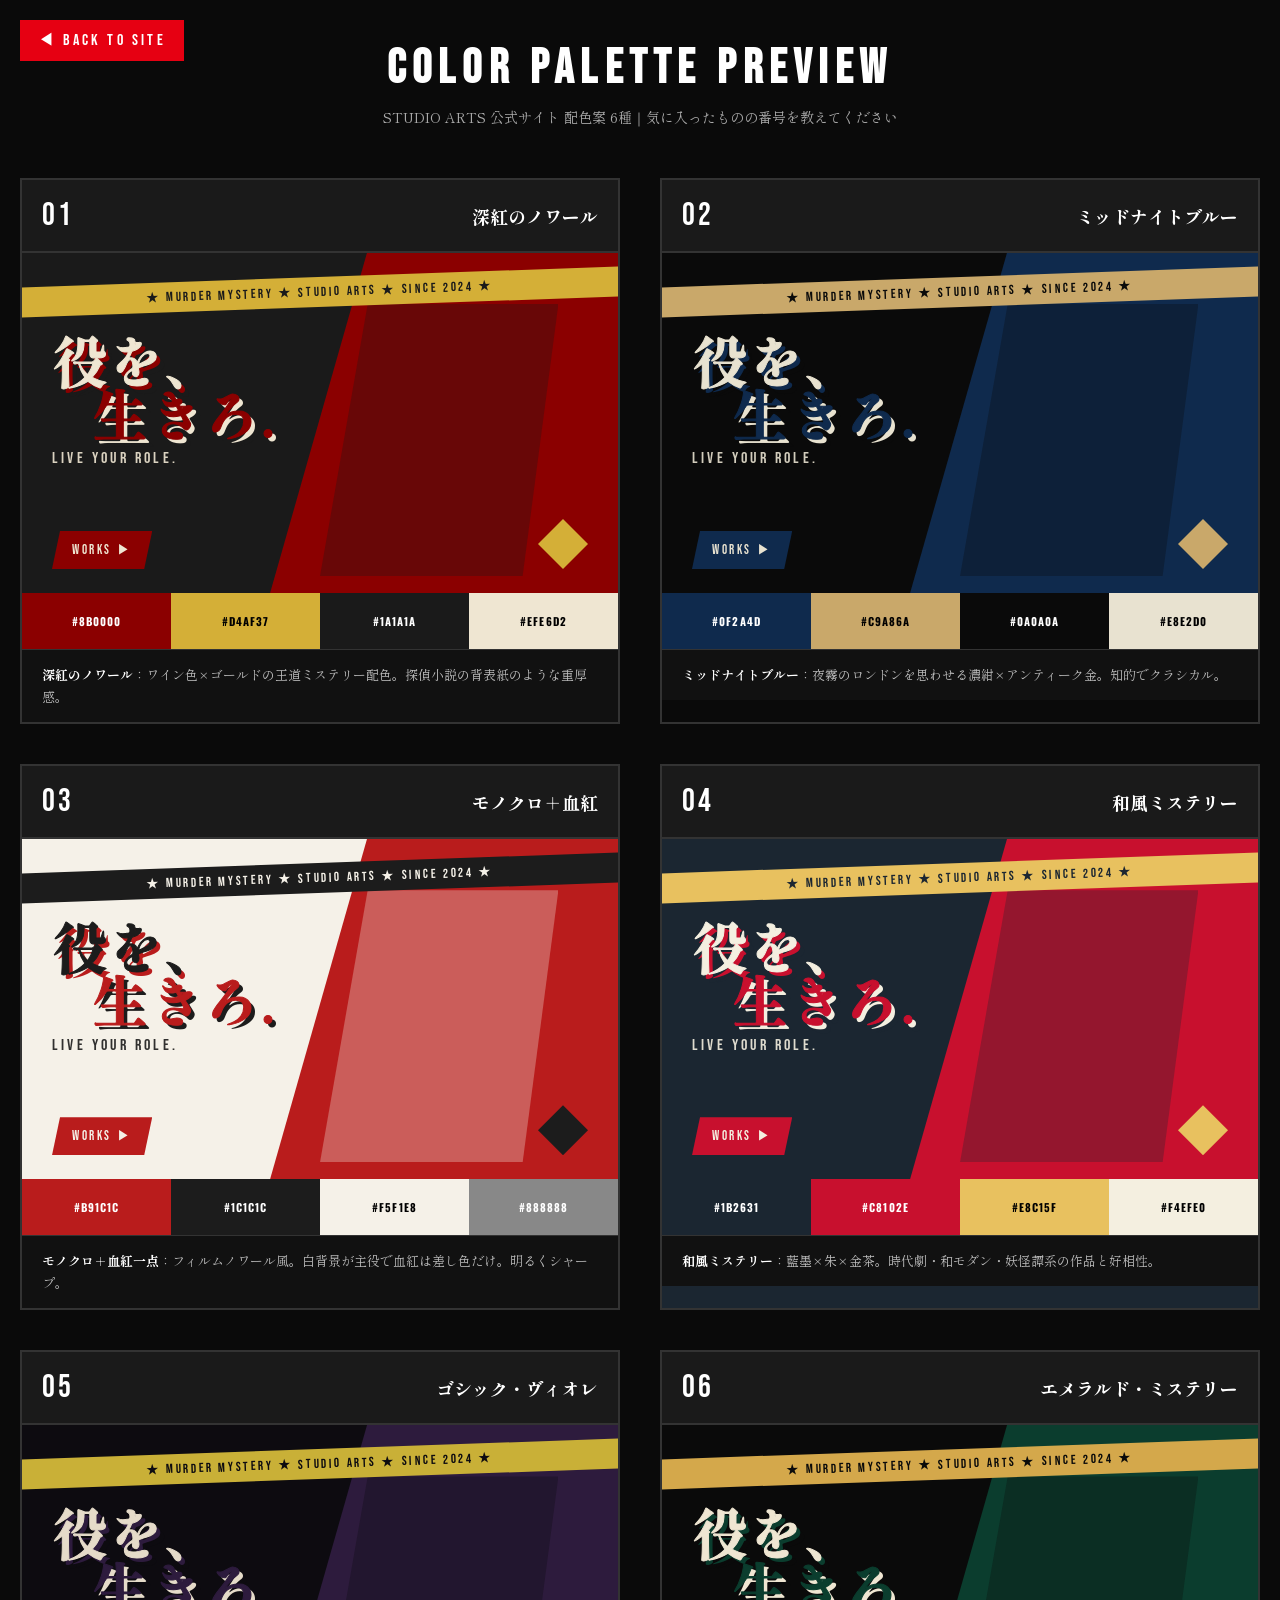
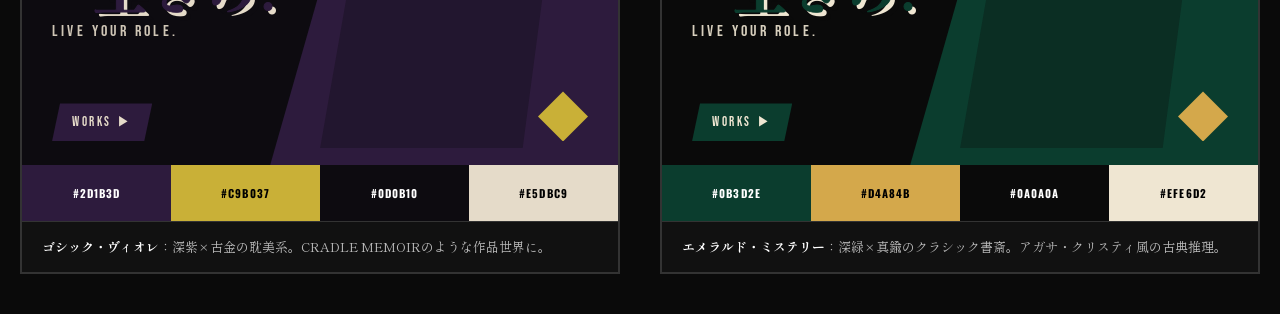
<file: palette.html>
<!DOCTYPE html>
<html lang="ja">
<head>
<meta charset="UTF-8">
<title>配色プレビュー｜STUDIO ARTS</title>
<link href="https://fonts.googleapis.com/css2?family=Bebas+Neue&family=Oswald:wght@700&family=Shippori+Mincho+B1:wght@800&display=swap" rel="stylesheet">
<style>
  * { margin: 0; padding: 0; box-sizing: border-box; }
  body {
    font-family: "Shippori Mincho B1", serif;
    background: #0a0a0a;
    color: #fff;
    padding: 40px 20px;
  }
  h1 {
    text-align: center;
    font-family: "Bebas Neue", sans-serif;
    font-size: 48px;
    letter-spacing: 0.15em;
    margin-bottom: 10px;
  }
  .intro {
    text-align: center;
    color: #aaa;
    margin-bottom: 50px;
    font-size: 14px;
  }
  .grid {
    display: grid;
    grid-template-columns: repeat(auto-fit, minmax(480px, 1fr));
    gap: 40px;
    max-width: 1600px;
    margin: 0 auto;
  }

  /* Card */
  .palette {
    border: 2px solid #333;
    overflow: hidden;
    background: var(--base);
    color: var(--text);
    position: relative;
  }
  .palette-header {
    padding: 16px 20px;
    background: #1a1a1a;
    color: #fff;
    display: flex;
    justify-content: space-between;
    align-items: center;
    border-bottom: 2px solid #333;
  }
  .palette-num {
    font-family: "Bebas Neue", sans-serif;
    font-size: 32px;
    letter-spacing: 0.1em;
  }
  .palette-title {
    font-family: "Shippori Mincho B1", serif;
    font-weight: 800;
    font-size: 18px;
  }

  /* Hero mockup */
  .mock {
    position: relative;
    height: 340px;
    overflow: hidden;
  }
  .mock-bg {
    position: absolute;
    top: -10%; right: -5%;
    width: 65%; height: 120%;
    background: var(--main);
    clip-path: polygon(30% 0, 100% 0, 100% 100%, 0% 100%);
  }
  .mock-bg2 {
    position: absolute;
    top: 15%; right: 10%;
    width: 40%; height: 80%;
    background: var(--base);
    opacity: 0.3;
    clip-path: polygon(20% 0, 100% 0, 85% 100%, 0% 100%);
  }
  .mock-stripe {
    position: absolute;
    top: 24px;
    left: -5%;
    width: 110%;
    background: var(--accent);
    color: var(--base);
    padding: 6px 0;
    font-family: "Bebas Neue", sans-serif;
    font-size: 13px;
    letter-spacing: 0.2em;
    transform: rotate(-2deg);
    text-align: center;
    z-index: 2;
  }
  .mock-title {
    position: relative;
    z-index: 3;
    padding: 80px 30px 0;
    font-family: "Shippori Mincho B1", serif;
    font-weight: 800;
    font-size: 56px;
    line-height: 0.95;
    color: var(--text);
    text-shadow:
      4px 4px 0 var(--main),
      8px 8px 0 var(--base);
    -webkit-text-stroke: 1px var(--text);
  }
  .mock-title .line2 {
    display: block;
    margin-left: 40px;
    color: var(--main);
    text-shadow:
      4px 4px 0 var(--text),
      8px 8px 0 var(--base);
    -webkit-text-stroke: 1px var(--main);
  }
  .mock-sub {
    position: relative;
    z-index: 3;
    font-family: "Bebas Neue", sans-serif;
    font-size: 16px;
    letter-spacing: 0.2em;
    color: var(--text);
    padding: 10px 30px 0;
    opacity: 0.9;
  }
  .mock-btn {
    position: absolute;
    bottom: 24px;
    left: 30px;
    z-index: 3;
    display: inline-block;
    padding: 10px 20px;
    background: var(--main);
    color: var(--text-on-main, #fff);
    font-family: "Bebas Neue", sans-serif;
    letter-spacing: 0.2em;
    font-size: 13px;
    clip-path: polygon(8% 0, 100% 0, 92% 100%, 0 100%);
  }
  .mock-accent {
    position: absolute;
    bottom: 24px;
    right: 30px;
    z-index: 3;
    width: 50px;
    height: 50px;
    background: var(--accent);
    clip-path: polygon(50% 0, 100% 50%, 50% 100%, 0 50%);
  }

  /* Swatches */
  .swatches {
    display: flex;
    height: 56px;
  }
  .swatch {
    flex: 1;
    display: flex;
    align-items: center;
    justify-content: center;
    font-family: "Oswald", sans-serif;
    font-size: 11px;
    letter-spacing: 0.1em;
    font-weight: 700;
  }

  .desc {
    padding: 14px 20px;
    background: #111;
    color: #bbb;
    font-size: 13px;
    line-height: 1.7;
    border-top: 1px solid #333;
  }
  .desc strong { color: #fff; }

  .apply-btn {
    display: block;
    text-align: center;
    padding: 14px;
    background: #e60012;
    color: #fff;
    font-family: "Bebas Neue", sans-serif;
    letter-spacing: 0.2em;
    font-size: 16px;
    text-decoration: none;
    margin-top: 0;
  }
  .apply-btn:hover { background: #ff1a2e; }

  /* ==== Palette variables ==== */
  .p1 {
    --main: #8B0000; --accent: #D4AF37; --base: #1A1A1A;
    --text: #EFE6D2; --text-on-main: #EFE6D2;
  }
  .p2 {
    --main: #0F2A4D; --accent: #C9A86A; --base: #0A0A0A;
    --text: #E8E2D0; --text-on-main: #E8E2D0;
  }
  .p3 {
    --main: #B91C1C; --accent: #1C1C1C; --base: #F5F1E8;
    --text: #1C1C1C; --text-on-main: #F5F1E8;
  }
  .p4 {
    --main: #C8102E; --accent: #E8C15F; --base: #1B2631;
    --text: #F4EFE0; --text-on-main: #F4EFE0;
  }
  .p5 {
    --main: #2D1B3D; --accent: #C9B037; --base: #0D0B10;
    --text: #E5DBC9; --text-on-main: #E5DBC9;
  }
  .p6 {
    --main: #0B3D2E; --accent: #D4A84B; --base: #0A0A0A;
    --text: #EFE6D2; --text-on-main: #EFE6D2;
  }

  .back {
    position: fixed;
    top: 20px; left: 20px;
    background: #e60012;
    color: #fff;
    padding: 10px 18px;
    font-family: "Bebas Neue", sans-serif;
    letter-spacing: 0.2em;
    text-decoration: none;
    z-index: 1000;
  }
</style>
</head>
<body>

<a href="/" class="back">◀ BACK TO SITE</a>

<h1>COLOR PALETTE PREVIEW</h1>
<p class="intro">STUDIO ARTS 公式サイト 配色案 6種｜気に入ったものの番号を教えてください</p>

<div class="grid">

  <!-- 1 -->
  <div class="palette p1">
    <div class="palette-header">
      <span class="palette-num">01</span>
      <span class="palette-title">深紅のノワール</span>
    </div>
    <div class="mock">
      <div class="mock-bg"></div>
      <div class="mock-bg2"></div>
      <div class="mock-stripe">★ MURDER MYSTERY ★ STUDIO ARTS ★ SINCE 2024 ★</div>
      <div class="mock-title">役を、<span class="line2">生きろ.</span></div>
      <div class="mock-sub">LIVE YOUR ROLE.</div>
      <div class="mock-btn">WORKS ▶</div>
      <div class="mock-accent"></div>
    </div>
    <div class="swatches">
      <div class="swatch" style="background:#8B0000;color:#fff">#8B0000</div>
      <div class="swatch" style="background:#D4AF37;color:#000">#D4AF37</div>
      <div class="swatch" style="background:#1A1A1A;color:#fff">#1A1A1A</div>
      <div class="swatch" style="background:#EFE6D2;color:#000">#EFE6D2</div>
    </div>
    <div class="desc"><strong>深紅のノワール</strong>：ワイン色×ゴールドの王道ミステリー配色。探偵小説の背表紙のような重厚感。</div>
  </div>

  <!-- 2 -->
  <div class="palette p2">
    <div class="palette-header">
      <span class="palette-num">02</span>
      <span class="palette-title">ミッドナイトブルー</span>
    </div>
    <div class="mock">
      <div class="mock-bg"></div>
      <div class="mock-bg2"></div>
      <div class="mock-stripe">★ MURDER MYSTERY ★ STUDIO ARTS ★ SINCE 2024 ★</div>
      <div class="mock-title">役を、<span class="line2">生きろ.</span></div>
      <div class="mock-sub">LIVE YOUR ROLE.</div>
      <div class="mock-btn">WORKS ▶</div>
      <div class="mock-accent"></div>
    </div>
    <div class="swatches">
      <div class="swatch" style="background:#0F2A4D;color:#fff">#0F2A4D</div>
      <div class="swatch" style="background:#C9A86A;color:#000">#C9A86A</div>
      <div class="swatch" style="background:#0A0A0A;color:#fff">#0A0A0A</div>
      <div class="swatch" style="background:#E8E2D0;color:#000">#E8E2D0</div>
    </div>
    <div class="desc"><strong>ミッドナイトブルー</strong>：夜霧のロンドンを思わせる濃紺×アンティーク金。知的でクラシカル。</div>
  </div>

  <!-- 3 -->
  <div class="palette p3">
    <div class="palette-header">
      <span class="palette-num">03</span>
      <span class="palette-title">モノクロ＋血紅</span>
    </div>
    <div class="mock">
      <div class="mock-bg"></div>
      <div class="mock-bg2"></div>
      <div class="mock-stripe">★ MURDER MYSTERY ★ STUDIO ARTS ★ SINCE 2024 ★</div>
      <div class="mock-title">役を、<span class="line2">生きろ.</span></div>
      <div class="mock-sub">LIVE YOUR ROLE.</div>
      <div class="mock-btn">WORKS ▶</div>
      <div class="mock-accent"></div>
    </div>
    <div class="swatches">
      <div class="swatch" style="background:#B91C1C;color:#fff">#B91C1C</div>
      <div class="swatch" style="background:#1C1C1C;color:#fff">#1C1C1C</div>
      <div class="swatch" style="background:#F5F1E8;color:#000">#F5F1E8</div>
      <div class="swatch" style="background:#888;color:#fff">#888888</div>
    </div>
    <div class="desc"><strong>モノクロ＋血紅一点</strong>：フィルムノワール風。白背景が主役で血紅は差し色だけ。明るくシャープ。</div>
  </div>

  <!-- 4 -->
  <div class="palette p4">
    <div class="palette-header">
      <span class="palette-num">04</span>
      <span class="palette-title">和風ミステリー</span>
    </div>
    <div class="mock">
      <div class="mock-bg"></div>
      <div class="mock-bg2"></div>
      <div class="mock-stripe">★ MURDER MYSTERY ★ STUDIO ARTS ★ SINCE 2024 ★</div>
      <div class="mock-title">役を、<span class="line2">生きろ.</span></div>
      <div class="mock-sub">LIVE YOUR ROLE.</div>
      <div class="mock-btn">WORKS ▶</div>
      <div class="mock-accent"></div>
    </div>
    <div class="swatches">
      <div class="swatch" style="background:#1B2631;color:#fff">#1B2631</div>
      <div class="swatch" style="background:#C8102E;color:#fff">#C8102E</div>
      <div class="swatch" style="background:#E8C15F;color:#000">#E8C15F</div>
      <div class="swatch" style="background:#F4EFE0;color:#000">#F4EFE0</div>
    </div>
    <div class="desc"><strong>和風ミステリー</strong>：藍墨×朱×金茶。時代劇・和モダン・妖怪譚系の作品と好相性。</div>
  </div>

  <!-- 5 -->
  <div class="palette p5">
    <div class="palette-header">
      <span class="palette-num">05</span>
      <span class="palette-title">ゴシック・ヴィオレ</span>
    </div>
    <div class="mock">
      <div class="mock-bg"></div>
      <div class="mock-bg2"></div>
      <div class="mock-stripe">★ MURDER MYSTERY ★ STUDIO ARTS ★ SINCE 2024 ★</div>
      <div class="mock-title">役を、<span class="line2">生きろ.</span></div>
      <div class="mock-sub">LIVE YOUR ROLE.</div>
      <div class="mock-btn">WORKS ▶</div>
      <div class="mock-accent"></div>
    </div>
    <div class="swatches">
      <div class="swatch" style="background:#2D1B3D;color:#fff">#2D1B3D</div>
      <div class="swatch" style="background:#C9B037;color:#000">#C9B037</div>
      <div class="swatch" style="background:#0D0B10;color:#fff">#0D0B10</div>
      <div class="swatch" style="background:#E5DBC9;color:#000">#E5DBC9</div>
    </div>
    <div class="desc"><strong>ゴシック・ヴィオレ</strong>：深紫×古金の耽美系。CRADLE MEMOIRのような作品世界に。</div>
  </div>

  <!-- 6 -->
  <div class="palette p6">
    <div class="palette-header">
      <span class="palette-num">06</span>
      <span class="palette-title">エメラルド・ミステリー</span>
    </div>
    <div class="mock">
      <div class="mock-bg"></div>
      <div class="mock-bg2"></div>
      <div class="mock-stripe">★ MURDER MYSTERY ★ STUDIO ARTS ★ SINCE 2024 ★</div>
      <div class="mock-title">役を、<span class="line2">生きろ.</span></div>
      <div class="mock-sub">LIVE YOUR ROLE.</div>
      <div class="mock-btn">WORKS ▶</div>
      <div class="mock-accent"></div>
    </div>
    <div class="swatches">
      <div class="swatch" style="background:#0B3D2E;color:#fff">#0B3D2E</div>
      <div class="swatch" style="background:#D4A84B;color:#000">#D4A84B</div>
      <div class="swatch" style="background:#0A0A0A;color:#fff">#0A0A0A</div>
      <div class="swatch" style="background:#EFE6D2;color:#000">#EFE6D2</div>
    </div>
    <div class="desc"><strong>エメラルド・ミステリー</strong>：深緑×真鍮のクラシック書斎。アガサ・クリスティ風の古典推理。</div>
  </div>

</div>

</body>
</html>
</file>
<file: v2/style.css>
/* ============================================
   STUDIO ARTS v2 — Neon Japanese (Cosmic Kaguya inspired)
   ============================================ */

:root {
  --navy-deep: #050a1f;
  --navy: #0a1638;
  --navy-soft: #132451;
  --navy-mid: #1a2f63;
  --cyan: #00d9e8;
  --cyan-soft: #6eeeff;
  --cyan-glow: #00fff0;
  --pink: #ff4fa8;
  --pink-hot: #ff2e8a;
  --pink-glow: #ff7fc0;
  --red: #ff3a3a;
  --yellow: #ffe25b;
  --yellow-hi: #fff176;
  --cream: #f4efe0;
  --white: #ffffff;

  --font-jp: "Shippori Mincho B1", "Noto Serif JP", serif;
  --font-jp-g: "Zen Kaku Gothic New", sans-serif;
  --font-en: "Cinzel", serif;
}

* { margin: 0; padding: 0; box-sizing: border-box; }

html { scroll-behavior: smooth; }

body {
  background: var(--navy-deep);
  color: var(--cream);
  font-family: var(--font-jp);
  line-height: 1.9;
  overflow-x: hidden;
  position: relative;
  font-feature-settings: "palt";
}

body::before {
  content: "";
  position: fixed;
  inset: 0;
  pointer-events: none;
  z-index: 1;
  background:
    radial-gradient(ellipse at 20% 20%, rgba(0,217,232,0.08), transparent 40%),
    radial-gradient(ellipse at 80% 80%, rgba(255,79,168,0.08), transparent 40%),
    linear-gradient(180deg, var(--navy-deep), var(--navy) 30%, var(--navy-deep));
}

a { color: inherit; text-decoration: none; }
ul, ol { list-style: none; }

/* ============================================
   Particles canvas
   ============================================ */
#particles {
  position: fixed;
  inset: 0;
  z-index: 2;
  pointer-events: none;
}

/* ============================================
   Traditional pattern background (asanoha-ish grid)
   ============================================ */
.bg-pattern {
  position: fixed;
  inset: 0;
  z-index: 0;
  pointer-events: none;
  opacity: 0.07;
  background-image:
    linear-gradient(60deg, transparent 48%, var(--cyan-soft) 49%, var(--cyan-soft) 51%, transparent 52%),
    linear-gradient(-60deg, transparent 48%, var(--cyan-soft) 49%, var(--cyan-soft) 51%, transparent 52%),
    linear-gradient(0deg, transparent 48%, var(--cyan-soft) 49%, var(--cyan-soft) 51%, transparent 52%);
  background-size: 40px 70px;
}

/* ============================================
   Fixed logo
   ============================================ */
.fixed-logo {
  position: fixed;
  top: 24px;
  left: 32px;
  z-index: 50;
  display: flex;
  align-items: center;
  gap: 14px;
  padding: 10px 14px;
  background: rgba(10,22,56,0.6);
  backdrop-filter: blur(8px);
  border: 1px solid rgba(0,217,232,0.3);
  border-radius: 2px;
  transition: box-shadow 0.3s;
}
.fixed-logo:hover { box-shadow: 0 0 20px rgba(0,217,232,0.5); }

.logo-jp {
  font-family: var(--font-jp);
  font-weight: 800;
  font-size: 14px;
  line-height: 1.2;
  color: var(--white);
  text-shadow: 0 0 10px rgba(0,217,232,0.6);
}
.logo-en {
  font-family: var(--font-en);
  font-size: 10px;
  letter-spacing: 0.3em;
  color: var(--cyan);
}

/* ============================================
   Side menu (vertical Japanese)
   ============================================ */
.side-menu {
  position: fixed;
  top: 0;
  right: 0;
  bottom: 0;
  width: 80px;
  z-index: 50;
  display: flex;
  flex-direction: column;
  align-items: center;
  justify-content: space-between;
  padding: 40px 0;
  background: linear-gradient(90deg, transparent, rgba(10,22,56,0.5));
}

.side-line {
  width: 1px;
  height: 60px;
  background: linear-gradient(180deg, transparent, var(--cyan), transparent);
}

.side-list {
  display: flex;
  flex-direction: column;
  gap: 18px;
}
.side-list a {
  writing-mode: vertical-rl;
  font-family: var(--font-jp);
  font-weight: 700;
  font-size: 13px;
  letter-spacing: 0.25em;
  color: var(--cream);
  padding: 4px;
  border-right: 1px solid rgba(0,217,232,0.15);
  transition: color 0.25s, text-shadow 0.25s;
}
.side-list a:hover {
  color: var(--cyan);
  text-shadow: 0 0 10px var(--cyan-glow);
}

.side-bottom {
  display: flex;
  flex-direction: column;
  align-items: center;
  gap: 14px;
}
.side-label {
  writing-mode: vertical-rl;
  font-family: var(--font-en);
  font-size: 10px;
  letter-spacing: 0.35em;
  color: var(--cyan);
}
.side-sns {
  display: inline-flex;
  align-items: center;
  justify-content: center;
  width: 34px;
  height: 34px;
  border: 1px solid var(--cyan);
  border-radius: 50%;
  color: var(--cyan);
  font-size: 16px;
  transition: background 0.25s, color 0.25s, box-shadow 0.25s;
}
.side-sns:hover {
  background: var(--cyan);
  color: var(--navy-deep);
  box-shadow: 0 0 20px var(--cyan-glow);
}

/* ============================================
   HERO
   ============================================ */
.hero {
  position: relative;
  min-height: 100vh;
  z-index: 3;
  padding: 60px 140px 60px 140px;
  display: grid;
  grid-template-columns: auto 1fr;
  align-items: center;
  gap: 60px;
  overflow: hidden;
}

.neon-deco {
  position: absolute;
  pointer-events: none;
  opacity: 0.8;
  filter: drop-shadow(0 0 8px currentColor);
  animation: neon-pulse 3s ease-in-out infinite;
}
.neon-cloud-1 { top: 15%; left: 8%; width: 180px; color: var(--cyan); }
.neon-cloud-2 { bottom: 18%; left: 5%; width: 160px; color: var(--pink); animation-delay: 1.5s; }
.neon-fish { top: 50%; right: 140px; width: 90px; color: var(--pink); animation-delay: 0.8s; }
.neon-flower { bottom: 12%; right: 180px; width: 90px; color: var(--cyan); animation-delay: 0.3s; }

@keyframes neon-pulse {
  0%, 100% { opacity: 0.8; filter: drop-shadow(0 0 6px currentColor); }
  50% { opacity: 1; filter: drop-shadow(0 0 16px currentColor) drop-shadow(0 0 24px currentColor); }
}

/* Hero circular centerpiece */
.hero-circle {
  position: relative;
  width: clamp(340px, 40vw, 560px);
  aspect-ratio: 1/1;
  margin-left: 5%;
}
.hero-circle-inner {
  position: absolute;
  inset: 6%;
  border-radius: 50%;
  background:
    radial-gradient(circle at 50% 40%, rgba(255,79,168,0.35), transparent 55%),
    radial-gradient(circle at 50% 70%, rgba(0,217,232,0.3), transparent 60%),
    linear-gradient(180deg, #1a0f3d, #0a1638);
  overflow: hidden;
  box-shadow:
    0 0 40px rgba(0,217,232,0.3),
    inset 0 0 80px rgba(255,79,168,0.2);
  display: flex;
  align-items: center;
  justify-content: center;
}
.hero-ring {
  position: absolute;
  inset: 0;
  border: 2px solid transparent;
  border-radius: 50%;
  background: conic-gradient(from 0deg, var(--cyan), var(--pink), var(--cyan));
  -webkit-mask: linear-gradient(#000, #000) content-box, linear-gradient(#000, #000);
  -webkit-mask-composite: xor; mask-composite: exclude;
  padding: 3px;
  animation: ring-spin 8s linear infinite;
  opacity: 0.6;
}
.hero-ring-2 {
  inset: -12px;
  padding: 1px;
  opacity: 0.35;
  animation-duration: 14s;
  animation-direction: reverse;
}
@keyframes ring-spin { to { transform: rotate(360deg); } }

.hero-sparkle {
  position: absolute;
  width: 60px;
  height: 60px;
  background: radial-gradient(circle, var(--white), transparent 60%);
  pointer-events: none;
  animation: sparkle 3.5s ease-in-out infinite;
}
.sparkle-1 { top: 20%; left: 15%; animation-delay: 0s; }
.sparkle-2 { top: 30%; right: 18%; animation-delay: 1.2s; }
.sparkle-3 { bottom: 25%; left: 30%; animation-delay: 2.4s; }
@keyframes sparkle {
  0%, 100% { opacity: 0; transform: scale(0.5); }
  50% { opacity: 1; transform: scale(1); }
}

.hero-center {
  position: relative;
  z-index: 5;
  text-align: center;
  padding: 20px;
}
.hero-logo-jp {
  display: block;
  font-family: var(--font-jp);
  font-weight: 800;
  font-size: clamp(32px, 4.5vw, 56px);
  line-height: 1.2;
  color: var(--white);
  letter-spacing: 0.05em;
  text-shadow:
    0 0 14px var(--cyan-glow),
    0 0 30px rgba(0,217,232,0.6);
}
.hero-logo-jp em {
  color: var(--pink-glow);
  font-style: normal;
  text-shadow:
    0 0 14px var(--pink-glow),
    0 0 30px rgba(255,79,168,0.6);
}
.hero-logo-en {
  display: block;
  margin-top: 14px;
  font-family: var(--font-en);
  font-size: clamp(10px, 1.1vw, 14px);
  letter-spacing: 0.3em;
  color: var(--cyan);
}

/* Hero right-side lead */
.hero-lead-box {
  position: absolute;
  left: 10%;
  bottom: 14%;
  background: rgba(10,22,56,0.7);
  border: 1px solid var(--cyan);
  padding: 14px 22px;
  max-width: 420px;
  box-shadow: 0 0 20px rgba(0,217,232,0.25), inset 0 0 20px rgba(0,217,232,0.1);
  backdrop-filter: blur(6px);
}
.hero-lead-box::before, .hero-lead-box::after {
  content: "";
  position: absolute;
  width: 14px; height: 14px;
  border-color: var(--cyan);
  border-style: solid;
}
.hero-lead-box::before { top: -4px; left: -4px; border-width: 2px 0 0 2px; }
.hero-lead-box::after { bottom: -4px; right: -4px; border-width: 0 2px 2px 0; }
.hero-lead-jp {
  font-family: var(--font-jp);
  font-weight: 700;
  font-size: clamp(14px, 1.3vw, 18px);
  line-height: 1.8;
  color: var(--white);
}

/* Hero right panel */
.hero-tag {
  position: relative;
  justify-self: end;
  display: flex;
  flex-direction: column;
  gap: 14px;
  width: clamp(220px, 20vw, 280px);
}
.hero-tag-inner {
  padding: 18px 22px;
  border: 2px solid var(--pink);
  background: rgba(255,79,168,0.08);
  position: relative;
}
.hero-tag-inner::before, .hero-tag-inner::after {
  content: ""; position: absolute;
  width: 10px; height: 2px; background: var(--pink);
}
.hero-tag-inner::before { top: -2px; left: 50%; transform: translateX(-50%); width: 20px; }
.hero-tag-title {
  font-family: var(--font-jp);
  font-weight: 800;
  font-size: 18px;
  color: var(--pink-glow);
  text-shadow: 0 0 10px rgba(255,79,168,0.6);
  margin-bottom: 4px;
  line-height: 1.4;
}
.hero-tag-sub {
  font-family: var(--font-en);
  font-size: 11px;
  letter-spacing: 0.2em;
  color: var(--cream);
  opacity: 0.7;
}
.hero-tag-btn {
  display: flex;
  justify-content: space-between;
  align-items: center;
  padding: 14px 20px;
  background: var(--red);
  color: var(--white);
  font-family: var(--font-jp);
  font-weight: 800;
  font-size: 16px;
  letter-spacing: 0.05em;
  box-shadow: 0 0 18px rgba(255,58,58,0.5);
  transition: transform 0.2s, box-shadow 0.2s;
}
.hero-tag-btn:hover {
  transform: translateY(-2px);
  box-shadow: 0 0 28px rgba(255,58,58,0.8);
}

/* Scroll indicator */
.scroll-ind {
  position: absolute;
  bottom: 24px;
  left: 50%;
  transform: translateX(-50%);
  display: flex;
  flex-direction: column;
  align-items: center;
  gap: 8px;
  font-family: var(--font-en);
  font-size: 10px;
  letter-spacing: 0.35em;
  color: var(--cream);
  opacity: 0.8;
}
.scroll-bar {
  width: 2px;
  height: 50px;
  background: rgba(244,239,224,0.2);
  position: relative;
  overflow: hidden;
}
.scroll-bar::after {
  content: "";
  position: absolute;
  top: -50%;
  left: 0;
  width: 100%;
  height: 50%;
  background: linear-gradient(180deg, transparent, var(--cyan));
  animation: scroll-run 2s ease-in-out infinite;
}
@keyframes scroll-run {
  0% { top: -50%; }
  100% { top: 100%; }
}

/* ============================================
   Section shared
   ============================================ */
.section {
  position: relative;
  z-index: 3;
  padding: 140px 140px;
  max-width: 1600px;
  margin: 0 auto;
}

.sec-head {
  position: relative;
  text-align: center;
  margin-bottom: 80px;
}
.sec-title {
  display: inline-flex;
  align-items: center;
  gap: 18px;
  font-family: var(--font-en);
  font-weight: 800;
  font-size: clamp(48px, 7vw, 96px);
  line-height: 1;
  color: var(--red);
  letter-spacing: 0.05em;
  text-shadow:
    2px 2px 0 var(--navy),
    4px 4px 0 var(--navy-deep),
    0 0 30px rgba(255,58,58,0.4);
}
.sec-title .bracket {
  color: var(--cyan);
  font-size: 0.9em;
  text-shadow: 0 0 12px var(--cyan-glow);
  font-weight: 400;
}
.sec-jp {
  display: block;
  margin-top: 12px;
  font-family: var(--font-jp);
  font-weight: 700;
  font-size: 16px;
  letter-spacing: 0.35em;
  color: var(--cream);
}

/* Highlight / marker effect */
.hi {
  background: linear-gradient(transparent 60%, rgba(255,226,91,0.6) 60%);
  padding: 0 4px;
  color: var(--white);
  font-weight: 800;
}

/* ============================================
   INTRODUCTION
   ============================================ */
.intro-body {
  max-width: 900px;
  margin: 0 auto;
  text-align: center;
  position: relative;
}
.intro-kicker {
  font-family: var(--font-jp);
  font-weight: 700;
  font-size: 14px;
  letter-spacing: 0.25em;
  color: var(--cyan);
  margin-bottom: 16px;
}
.intro-title {
  font-family: var(--font-jp);
  font-weight: 800;
  font-size: clamp(28px, 3.5vw, 44px);
  line-height: 1.5;
  color: var(--white);
  margin-bottom: 20px;
}
.x-mark {
  display: inline-block;
  margin: 0 14px;
  font-family: var(--font-en);
  color: var(--cyan);
  font-size: 0.7em;
  padding: 4px 10px;
  border: 1px solid var(--cyan);
  text-shadow: 0 0 10px var(--cyan-glow);
}
.intro-title-sub {
  font-weight: 700;
  color: var(--cream);
}
.intro-cyan {
  font-family: var(--font-jp);
  font-weight: 700;
  font-size: clamp(16px, 1.5vw, 22px);
  color: var(--cyan);
  text-shadow: 0 0 12px rgba(0,217,232,0.5);
  margin-bottom: 50px;
  letter-spacing: 0.1em;
}
.intro-text {
  font-size: 16px;
  line-height: 2.2;
  color: var(--cream);
}
.intro-text p { margin-bottom: 24px; }

/* ============================================
   WORKS CAROUSEL
   ============================================ */
.works-sec { padding-bottom: 100px; }

.works-carousel {
  display: flex;
  gap: 32px;
  overflow-x: auto;
  scroll-snap-type: x mandatory;
  padding: 20px 40px 40px;
  scrollbar-width: none;
}
.works-carousel::-webkit-scrollbar { display: none; }

.work-slide {
  flex: 0 0 clamp(280px, 26vw, 380px);
  scroll-snap-align: center;
  position: relative;
  transition: transform 0.3s;
}
.work-slide:hover { transform: translateY(-6px); }

.work-frame {
  position: relative;
  aspect-ratio: 16/9;
  border: 2px solid var(--cyan);
  background: var(--navy-soft);
  overflow: hidden;
  box-shadow: 0 0 18px rgba(0,217,232,0.3);
}
.work-frame::before, .work-frame::after {
  content: "";
  position: absolute;
  width: 18px; height: 18px;
  border: 2px solid var(--pink);
  z-index: 2;
}
.work-frame::before { top: -6px; left: -6px; border-right: none; border-bottom: none; }
.work-frame::after { bottom: -6px; right: -6px; border-left: none; border-top: none; }

.work-img {
  width: 100%;
  height: 100%;
  background-size: cover;
  background-position: center;
  filter: saturate(1.1);
  transition: transform 0.5s;
}
.work-slide:hover .work-img { transform: scale(1.05); }

.work-tag {
  position: absolute;
  top: 10px;
  left: 10px;
  background: var(--pink);
  color: var(--white);
  font-family: var(--font-en);
  font-size: 12px;
  letter-spacing: 0.15em;
  padding: 4px 10px;
  box-shadow: 0 0 10px rgba(255,79,168,0.6);
  z-index: 3;
}

.work-title {
  font-family: var(--font-jp);
  font-weight: 800;
  font-size: 20px;
  color: var(--white);
  margin-top: 18px;
  text-shadow: 0 0 10px rgba(0,217,232,0.3);
}
.work-title small { display: block; font-size: 13px; color: var(--pink-glow); margin-top: 2px; font-weight: 700; }

.work-sub {
  font-family: var(--font-jp);
  font-size: 13px;
  color: var(--cyan);
  letter-spacing: 0.1em;
  margin-top: 6px;
}

.carousel-dots {
  display: flex;
  justify-content: center;
  gap: 12px;
  margin-top: 30px;
}
.dot {
  width: 10px; height: 10px;
  border-radius: 50%;
  background: rgba(0,217,232,0.2);
  border: 1px solid var(--cyan);
  transition: background 0.2s, box-shadow 0.2s;
}
.dot.active {
  background: var(--pink);
  border-color: var(--pink);
  box-shadow: 0 0 12px var(--pink-glow);
}

.works-more {
  text-align: center;
  margin-top: 40px;
  font-family: var(--font-jp);
  font-size: 15px;
  color: var(--cream);
}

/* ============================================
   PILLARS
   ============================================ */
.pillars-grid {
  display: grid;
  grid-template-columns: repeat(3, 1fr);
  gap: 32px;
  max-width: 1200px;
  margin: 0 auto;
}

.pillar {
  position: relative;
  padding: 36px 28px;
  background: rgba(10,22,56,0.5);
  border: 1px solid rgba(0,217,232,0.3);
  transition: border-color 0.3s, box-shadow 0.3s, transform 0.3s;
}
.pillar:hover {
  border-color: var(--cyan);
  box-shadow: 0 0 30px rgba(0,217,232,0.3);
  transform: translateY(-4px);
}
.pillar::before {
  content: "";
  position: absolute;
  top: 0; left: 0;
  width: 40px; height: 2px;
  background: var(--pink);
  box-shadow: 0 0 8px var(--pink-glow);
}
.pillar-no {
  font-family: var(--font-en);
  font-size: 40px;
  font-weight: 800;
  color: var(--cyan);
  text-shadow: 0 0 14px var(--cyan-glow);
  line-height: 1;
}
.pillar h3 {
  font-family: var(--font-jp);
  font-weight: 800;
  font-size: 22px;
  color: var(--white);
  margin: 14px 0 12px;
}
.pillar p {
  font-family: var(--font-jp);
  font-size: 14px;
  line-height: 1.9;
  color: var(--cream);
}

/* ============================================
   NEWS
   ============================================ */
.news-list {
  max-width: 1000px;
  margin: 0 auto;
  display: flex;
  flex-direction: column;
  gap: 14px;
}
.news-list li {
  display: grid;
  grid-template-columns: 110px 150px 1fr;
  gap: 20px;
  align-items: center;
  padding: 18px 24px;
  background: rgba(10,22,56,0.5);
  border-left: 2px solid var(--cyan);
  transition: background 0.2s, transform 0.2s;
}
.news-list li:hover {
  background: rgba(10,22,56,0.8);
  transform: translateX(6px);
}
.news-date {
  font-family: var(--font-en);
  font-weight: 800;
  color: var(--cyan);
  text-shadow: 0 0 10px rgba(0,217,232,0.4);
  letter-spacing: 0.1em;
}
.news-cat {
  text-align: center;
  font-family: var(--font-en);
  font-weight: 800;
  font-size: 11px;
  letter-spacing: 0.2em;
  padding: 5px 10px;
  color: var(--navy-deep);
}
.news-cat-cyan { background: var(--cyan); box-shadow: 0 0 10px rgba(0,217,232,0.5); }
.news-cat-pink { background: var(--pink); color: var(--white); box-shadow: 0 0 10px rgba(255,79,168,0.5); }
.news-cat-yellow { background: var(--yellow); box-shadow: 0 0 10px rgba(255,226,91,0.4); }
.news-text { color: var(--cream); font-size: 14px; }

/* ============================================
   CONTACT
   ============================================ */
.contact-body {
  max-width: 900px;
  margin: 0 auto;
  text-align: center;
}
.contact-lead {
  font-size: 16px;
  line-height: 2;
  margin-bottom: 40px;
}

.contact-form {
  display: flex;
  flex-direction: column;
  gap: 18px;
  text-align: left;
  padding: 36px 32px;
  background: rgba(10,22,56,0.6);
  border: 1px solid rgba(0,217,232,0.3);
  max-width: 640px;
  margin: 0 auto 50px;
}
.contact-form label {
  display: flex;
  flex-direction: column;
  gap: 6px;
}
.contact-form label span {
  font-family: var(--font-jp);
  font-weight: 700;
  font-size: 13px;
  letter-spacing: 0.15em;
  color: var(--cyan);
}
.contact-form input,
.contact-form select,
.contact-form textarea {
  background: transparent;
  border: none;
  border-bottom: 1px solid var(--cream);
  padding: 8px 0;
  font-family: var(--font-jp);
  font-size: 15px;
  color: var(--white);
  outline: none;
  transition: border-color 0.2s, box-shadow 0.2s;
}
.contact-form input:focus,
.contact-form select:focus,
.contact-form textarea:focus {
  border-color: var(--cyan);
  box-shadow: 0 1px 0 var(--cyan-glow);
}
.contact-form select option { background: var(--navy); color: var(--white); }
.contact-form textarea { resize: vertical; }

.contact-form button {
  align-self: flex-start;
  margin-top: 10px;
  padding: 14px 32px;
  background: var(--red);
  color: var(--white);
  font-family: var(--font-en);
  font-weight: 800;
  font-size: 14px;
  letter-spacing: 0.2em;
  border: none;
  cursor: pointer;
  display: inline-flex;
  gap: 10px;
  box-shadow: 0 0 16px rgba(255,58,58,0.4);
  transition: transform 0.2s, box-shadow 0.2s;
}
.contact-form button:hover {
  transform: translateY(-2px);
  box-shadow: 0 0 28px rgba(255,58,58,0.7);
}

.form-note {
  font-family: var(--font-en);
  font-size: 12px;
  letter-spacing: 0.1em;
  color: var(--yellow-hi);
  min-height: 16px;
}

.contact-sns {
  display: grid;
  grid-template-columns: repeat(3, 1fr);
  gap: 18px;
  margin-top: 10px;
}
.sns-btn {
  display: grid;
  grid-template-columns: auto 1fr;
  grid-template-rows: auto auto;
  column-gap: 14px;
  align-items: center;
  padding: 18px 20px;
  background: rgba(10,22,56,0.6);
  border: 1px solid var(--cyan);
  transition: background 0.2s, box-shadow 0.2s, transform 0.2s;
  text-align: left;
}
.sns-btn:hover {
  background: rgba(0,217,232,0.1);
  box-shadow: 0 0 24px rgba(0,217,232,0.4);
  transform: translateY(-3px);
}
.sns-ic {
  grid-row: span 2;
  font-family: var(--font-en);
  font-size: 30px;
  color: var(--cyan);
  text-shadow: 0 0 10px var(--cyan-glow);
}
.sns-btn span:nth-child(2) {
  font-family: var(--font-en);
  font-weight: 800;
  letter-spacing: 0.15em;
  font-size: 14px;
  color: var(--white);
}
.sns-btn span:nth-child(3) {
  font-family: var(--font-jp);
  font-size: 12px;
  color: var(--cream);
  opacity: 0.8;
}

/* ============================================
   FOOTER
   ============================================ */
.footer {
  position: relative;
  z-index: 3;
  padding: 80px 140px 50px;
  background: linear-gradient(180deg, transparent, var(--navy-deep));
  border-top: 1px solid rgba(0,217,232,0.2);
}
.footer-inner {
  max-width: 1200px;
  margin: 0 auto;
  text-align: center;
  display: flex;
  flex-direction: column;
  gap: 10px;
  align-items: center;
}
.footer-logo-jp {
  font-family: var(--font-jp);
  font-weight: 800;
  font-size: 22px;
  color: var(--white);
  text-shadow: 0 0 14px var(--cyan-glow);
  letter-spacing: 0.1em;
}
.footer-logo-en {
  font-family: var(--font-en);
  font-size: 12px;
  letter-spacing: 0.4em;
  color: var(--cyan);
}
.footer-tagline {
  font-family: var(--font-jp);
  font-weight: 800;
  font-size: 18px;
  margin: 16px 0 8px;
  color: var(--white);
}
.footer-copy {
  font-family: var(--font-en);
  font-size: 10px;
  letter-spacing: 0.3em;
  color: var(--cream);
  opacity: 0.6;
  margin-top: 14px;
}
.footer-deco {
  display: block;
  width: 240px;
  margin: 30px auto 0;
  color: var(--cyan);
  filter: drop-shadow(0 0 6px currentColor);
  opacity: 0.6;
}

/* ============================================
   Reveal animation
   ============================================ */
.reveal {
  opacity: 0;
  transform: translateY(40px);
  transition: opacity 0.9s ease-out, transform 0.9s ease-out;
}
.reveal.visible {
  opacity: 1;
  transform: translateY(0);
}

/* ============================================
   Responsive
   ============================================ */
@media (max-width: 980px) {
  .side-menu { display: none; }
  .fixed-logo { top: 14px; left: 14px; }
  .hero {
    grid-template-columns: 1fr;
    padding: 100px 30px 60px;
    gap: 30px;
  }
  .hero-circle { margin: 0 auto; width: 88vw; }
  .hero-lead-box { position: static; margin-top: 20px; max-width: 100%; }
  .hero-tag { justify-self: center; width: 100%; max-width: 360px; }
  .neon-cloud-1, .neon-cloud-2, .neon-fish, .neon-flower { display: none; }
  .section { padding: 80px 24px; }
  .sec-title { font-size: 52px; }
  .pillars-grid { grid-template-columns: 1fr; }
  .news-list li { grid-template-columns: 1fr; gap: 6px; }
  .contact-sns { grid-template-columns: 1fr; }
  .footer { padding: 50px 24px 30px; }
}
</file>
